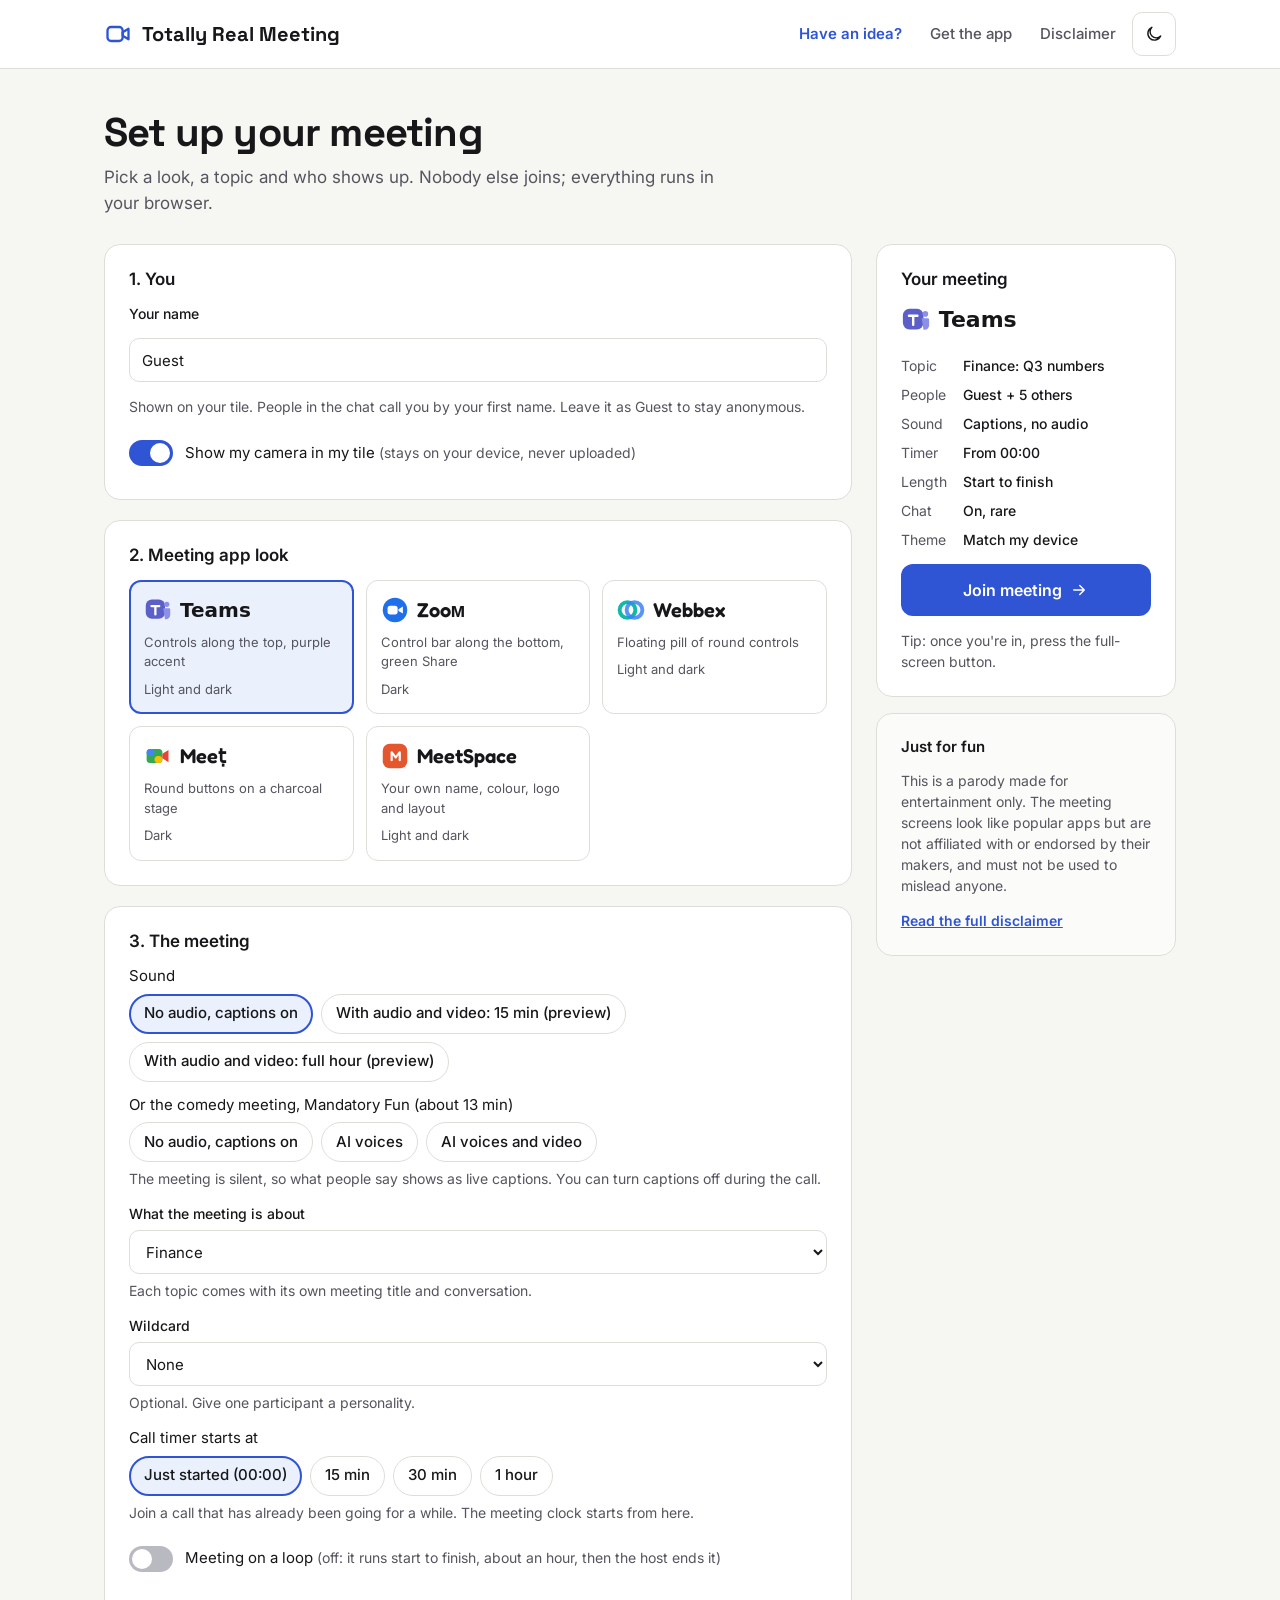
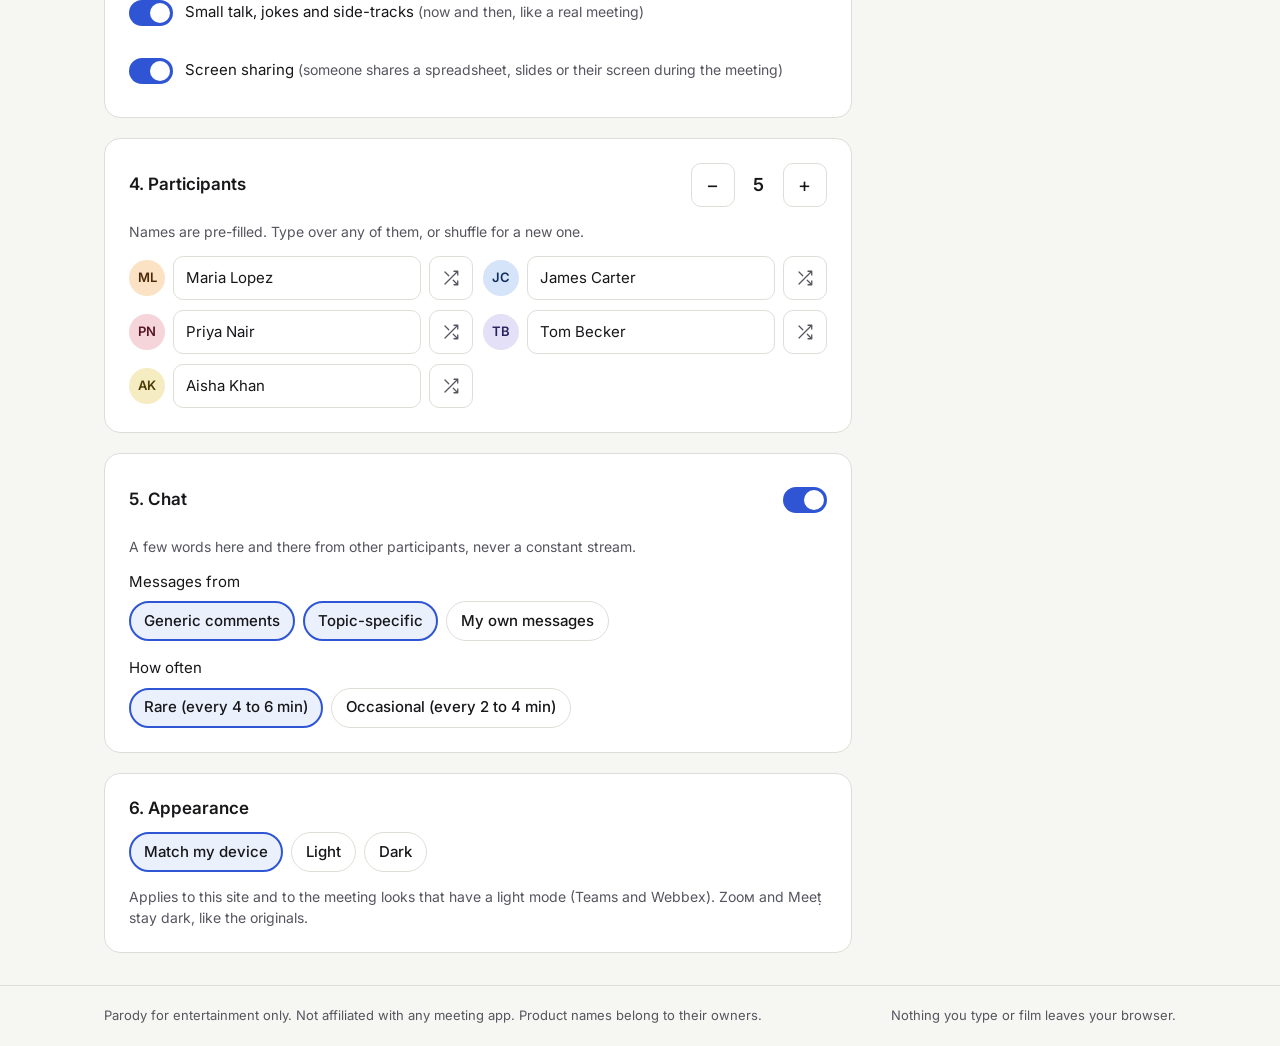
<file: index.html>
<!doctype html>
<html lang="en">
<head>
<meta charset="utf-8">
<meta name="viewport" content="width=device-width, initial-scale=1">
<title>Totally Real Meeting: set up your parody call</title>
<meta name="description" content="A parody meeting simulator for entertainment only.">
<link rel="preconnect" href="https://fonts.googleapis.com">
<link href="https://fonts.googleapis.com/css2?family=Inter:wght@400;500;600;700&family=Space+Grotesk:wght@600;700&family=Fredoka:wght@600&family=Figtree:wght@400;600&display=swap" rel="stylesheet">
<link rel="stylesheet" href="site.css">
<!-- Added to a phone's home screen, the site opens like an app: no address bar, and moving between pages stays inside it. -->
<link rel="manifest" href="manifest.webmanifest">
<link rel="icon" href="icons/icon.svg" type="image/svg+xml">
<link rel="apple-touch-icon" href="icons/apple-touch-icon.png">
<meta name="apple-mobile-web-app-capable" content="yes">
<meta name="mobile-web-app-capable" content="yes">
<meta name="apple-mobile-web-app-title" content="Real Meeting">
<meta name="apple-mobile-web-app-status-bar-style" content="black">
<meta name="theme-color" content="#111114">
<script src="shared.js"></script>
<script>applySiteTheme(loadSettings());</script>
</head>
<body>
<header class="top">
<div class="wrap">
<a class="logo" href="index.html"><svg width="28" height="28" viewBox="0 0 24 24" fill="none" stroke="currentColor" stroke-width="2" stroke-linecap="round" stroke-linejoin="round" aria-hidden="true" style="color:var(--accent)"><rect x="3" y="6" width="13" height="12" rx="3"/><path d="M16 10.5l5-3v9l-5-3z"/></svg>Totally Real Meeting</a>
<nav class="nav" aria-label="Site">
<button class="linkbtn" type="button" id="ideaOpen">Have an idea?</button>
<a class="linkbtn quiet" href="app.html" id="getApp">Get the app</a>
<a class="linkbtn quiet" href="disclaimer.html">Disclaimer</a>
<button class="sq" type="button" id="themeQuick" aria-label="Switch light or dark theme"></button>
</nav>
</div>
</header>

<main>
<div class="wrap">
<h1 class="display">Set up your meeting</h1>
<p class="lede">Pick a look, a topic and who shows up. Nobody else joins; everything runs in your browser.</p>

<div class="layout">
<form class="main-col" id="settings" onsubmit="return false">

<section class="card" aria-labelledby="h-you">
<h2 id="h-you">1. You</h2>
<label class="f" for="myName">Your name</label>
<input class="input" id="myName" type="text" autocomplete="name" maxlength="40" placeholder="Guest">
<p class="hint">Shown on your tile. People in the chat call you by your first name. Leave it as Guest to stay anonymous.</p>
<button class="switch" type="button" id="camSwitch" aria-pressed="true"><span class="track"><span class="knob"></span></span><span>Show my camera in my tile <span class="hint" style="display:inline">(stays on your device, never uploaded)</span></span></button>
</section>

<section class="card" aria-labelledby="h-app">
<h2 id="h-app">2. Meeting app look</h2>
<div class="apps" id="apps"></div>
<div id="customApp" class="subpanel">
<h3>Design your own app</h3>
<div class="fields">
<div class="field"><label class="f" for="caName">App name</label><input class="input" id="caName" type="text" maxlength="24"></div>
<div class="field"><label class="f" for="caLetter">Logo letter</label><input class="input" id="caLetter" type="text" maxlength="1" style="max-width:88px;text-transform:uppercase"></div>
</div>
<div class="field"><span class="f" id="l-color">Brand colour</span>
<div class="chips" role="group" aria-labelledby="l-color" id="caColors"></div></div>
<div class="field"><span class="f" id="l-shape">Logo shape</span>
<div class="seg" role="group" aria-labelledby="l-shape"><button class="chip" type="button" data-shape="square">Rounded square</button><button class="chip" type="button" data-shape="circle">Circle</button></div></div>
<div class="field"><span class="f" id="l-layout">Layout</span>
<div class="seg" role="group" aria-labelledby="l-layout" id="caLayouts"></div></div>
</div>
</section>

<section class="card" aria-labelledby="h-topic">
<h2 id="h-topic">3. The meeting</h2>
<div class="field"><span class="f" id="l-audio">Sound</span>
<div class="seg" role="group" aria-labelledby="l-audio">
<button class="chip" type="button" data-audio="off" aria-pressed="true">No audio, captions on</button>
<button class="chip" type="button" data-audio="short" aria-pressed="false">With audio and video: 15 min (preview)</button>
<button class="chip" type="button" data-audio="hour" aria-pressed="false">With audio and video: full hour (preview)</button>
</div>
<span class="f" id="l-comedy" style="margin-top:6px">Or the comedy meeting, Mandatory Fun (about 13 min)</span>
<div class="seg" role="group" aria-labelledby="l-comedy">
<button class="chip" type="button" data-audio="humortxt" aria-pressed="false">No audio, captions on</button>
<button class="chip" type="button" data-audio="humor" aria-pressed="false">AI voices</button>
<button class="chip" type="button" data-audio="humorvid" aria-pressed="false">AI voices and video</button>
</div>
<p class="hint" id="audioHint"></p></div>
<div class="field" id="topicPick"><label class="f" for="topic">What the meeting is about</label>
<select class="input" id="topic"></select>
<p class="hint">Each topic comes with its own meeting title and conversation.</p></div>
<div class="field" id="wildPick"><label class="f" for="wildcard">Wildcard</label>
<select class="input" id="wildcard"><option value="none">None</option><option value="talker">The talker</option><option value="knowitall">The know-it-all</option><option value="confused">The confused manager</option></select>
<p class="hint" id="wildHint"></p></div>
<div class="field" id="sampleTopic" hidden><span class="f">What the meeting is about</span>
<div class="preset" role="status"><strong id="sampleTopicName"></strong><span id="sampleTopicMeta"></span>
<span class="tag" id="sampleTopicTag">Preselected for this audio and video meeting</span></div></div>
<div class="field"><span class="f" id="l-timer">Call timer starts at</span>
<div class="seg" role="group" aria-labelledby="l-timer" id="timerPick"></div>
<p class="hint">Join a call that has already been going for a while. The meeting clock starts from here.</p>
<p class="locked" hidden>Set by the meeting you picked above, and so are the two switches below.</p></div>
<div class="field" style="gap:10px">
<button class="switch" type="button" id="loopSwitch" aria-pressed="false"><span class="track"><span class="knob"></span></span><span>Meeting on a loop <span class="hint" style="display:inline">(off: it runs start to finish, about an hour, then the host ends it)</span></span></button>
<button class="switch" type="button" id="driftSwitch" aria-pressed="true"><span class="track"><span class="knob"></span></span><span>Small talk, jokes and side-tracks <span class="hint" style="display:inline">(now and then, like a real meeting)</span></span></button>
</div>
<div class="field" id="shareField" style="gap:10px">
<button class="switch" type="button" id="shareSwitch" aria-pressed="true"><span class="track"><span class="knob"></span></span><span>Screen sharing <span class="hint" style="display:inline">(someone shares a spreadsheet, slides or their screen during the meeting)</span></span></button>
</div>
<div id="customTopic" class="subpanel">
<h3>Make your own topic</h3>
<div class="field"><label class="f" for="ctTitle">Meeting title</label><input class="input" id="ctTitle" type="text" maxlength="60" placeholder="e.g. Weekly team sync"></div>
<div class="field"><label class="f" for="ctLines">Things people say about it <span class="hint" style="display:inline">(one per line, used in the chat)</span></label><textarea class="input" id="ctLines" rows="4"></textarea></div>
</div>
</section>

<section class="card" aria-labelledby="h-people">
<div class="row">
<h2 id="h-people">4. Participants</h2>
<div class="stepper">
<button class="sq" type="button" id="dec" aria-label="Fewer participants">−</button>
<span id="count" aria-live="polite" style="min-width:32px;text-align:center;font-weight:600;font-size:18px"></span>
<button class="sq" type="button" id="inc" aria-label="More participants">+</button>
</div>
</div>
<p class="hint">Names are pre-filled. Type over any of them, or shuffle for a new one.</p>
<p class="locked" id="peopleLock" hidden></p>
<div class="people" id="people"></div>
</section>

<section class="card" aria-labelledby="h-chat">
<div class="row">
<h2 id="h-chat">5. Chat</h2>
<button class="switch" type="button" id="chatSwitch" aria-pressed="true" aria-labelledby="h-chat"><span class="track"><span class="knob"></span></span></button>
</div>
<p class="hint">A few words here and there from other participants, never a constant stream.</p>
<div id="chatOpts" style="display:flex;flex-direction:column;gap:16px">
<div style="display:flex;flex-direction:column;gap:8px">
<span class="f" id="l-src">Messages from</span>
<div class="chips" role="group" aria-labelledby="l-src">
<button class="chip" type="button" data-src="generic">Generic comments</button>
<button class="chip" type="button" data-src="topic">Topic-specific</button>
<button class="chip" type="button" data-src="own">My own messages</button>
</div>
</div>
<div style="display:flex;flex-direction:column;gap:8px">
<span class="f" id="l-freq">How often</span>
<div class="seg" role="group" aria-labelledby="l-freq">
<button class="chip" type="button" data-freq="rare">Rare (every 4 to 6 min)</button>
<button class="chip" type="button" data-freq="occasional">Occasional (every 2 to 4 min)</button>
</div>
</div>
<div id="ownBox" style="display:flex;flex-direction:column;gap:8px">
<label class="f" for="ownText">My own messages <span class="hint" style="display:inline">(one per line)</span></label>
<textarea class="input" id="ownText" rows="4"></textarea>
</div>
</div>
</section>

<section class="card" aria-labelledby="h-look">
<h2 id="h-look">6. Appearance</h2>
<div class="seg" role="group" aria-labelledby="h-look">
<button class="chip" type="button" data-theme-pick="system">Match my device</button>
<button class="chip" type="button" data-theme-pick="light">Light</button>
<button class="chip" type="button" data-theme-pick="dark">Dark</button>
</div>
<p class="hint">Applies to this site and to the meeting looks that have a light mode (Teаms and Webbex). Zooм and Meeṭ stay dark, like the originals.</p>
</section>

</form>

<aside class="side-col">
<div class="card">
<h2>Your meeting</h2>
<div id="sumBrand"></div>
<dl class="sum">
<dt>Topic</dt><dd id="sumTopic"></dd>
<dt>People</dt><dd id="sumPeople"></dd>
<dt>Sound</dt><dd id="sumSound"></dd>
<dt>Timer</dt><dd id="sumTimer"></dd>
<dt>Length</dt><dd id="sumLength"></dd>
<dt>Chat</dt><dd id="sumChat"></dd>
<dt>Theme</dt><dd id="sumTheme"></dd>
</dl>
<a class="cta" id="join" href="meeting.html">Join meeting <svg width="18" height="18" viewBox="0 0 24 24" fill="none" stroke="currentColor" stroke-width="2" stroke-linecap="round" stroke-linejoin="round" aria-hidden="true"><path d="M5 12h14M13 6l6 6-6 6"/></svg></a>
<p class="hint" id="fullTip">Tip: once you're in, press the full-screen button.</p>
</div>
<div class="card note">
<h2 style="font-size:15px">Just for fun</h2>
<p class="hint">This is a parody made for entertainment only. The meeting screens look like popular apps but are not affiliated with or endorsed by their makers, and must not be used to mislead anyone.</p>
<a href="disclaimer.html" style="font-size:14px;font-weight:600">Read the full disclaimer</a>
</div>
</aside>
</div>
</div>
</main>

<footer class="foot">
<div class="wrap">
<span>Parody for entertainment only. Not affiliated with any meeting app. Product names belong to their owners.</span>
<span>Nothing you type or film leaves your browser.</span>
</div>
</footer>

<div class="modal" id="idea" hidden>
<form class="dialog" role="dialog" aria-modal="true" aria-labelledby="idea-title" name="feedback" id="ideaForm">
<div class="row" style="align-items:flex-start">
<h2 id="idea-title">Have an idea?</h2>
<button class="sq ghost" type="button" id="ideaClose" aria-label="Close" style="border:0;margin:-8px -8px 0 0"></button>
</div>
<p class="hint" style="font-size:15px">A better meeting resource or else? Send us a message.</p>
<p class="sr"><label>Leave this empty <input name="company" tabindex="-1" autocomplete="off"></label></p>
<label class="f" for="ideaMsg">Message</label>
<textarea class="input" id="ideaMsg" name="message" rows="4" required></textarea>
<label class="f" for="ideaEmail">Email <span class="hint" style="display:inline">(optional, if you'd like a reply)</span></label>
<input class="input" id="ideaEmail" name="email" type="email" autocomplete="email">
<button class="cta" type="submit" style="margin-top:6px">Send message</button>
<p class="hint" id="ideaThanks" role="status"></p>
</form>
</div>

<script>
const S = loadSettings();
const $ = id => document.getElementById(id);

function save() { saveSettings(S); summary(); }

function paintTheme() {
  applySiteTheme(S);
  const dark = resolvedTheme(S) === 'dark';
  $('themeQuick').innerHTML = ico(dark ? 'sun' : 'moon');
  $('themeQuick').setAttribute('aria-label', dark ? 'Switch to light theme' : 'Switch to dark theme');
  document.querySelectorAll('[data-theme-pick]').forEach(b => b.setAttribute('aria-pressed', b.dataset.themePick === S.theme));
}

function renderApps() {
  $('apps').innerHTML = SKINS.map(s => `<button class="app" type="button" data-skin="${s.id}" aria-pressed="${S.skin === s.id}">${brand(s.id, 28)}<small>${s.hint}</small><small>${s.modes}</small></button>`).join('');
}

function renderCustomApp() {
  const on = S.skin === 'custom';
  $('customApp').style.display = on ? 'flex' : 'none';
  if (!on) return;
  $('caColors').innerHTML = CUSTOM_COLORS.map(c => `<button class="swatch" type="button" data-color="${c}" aria-pressed="${S.customApp.color === c}" aria-label="Colour ${c}" style="background:${c}"></button>`).join('')
    + `<label class="swatch pick" title="Pick any colour"><span class="sr">Pick any colour</span><input type="color" id="caPick" value="${S.customApp.color}"></label>`;
  $('caLayouts').innerHTML = CUSTOM_LAYOUTS.map(l => `<button class="chip" type="button" data-layout="${l.id}" aria-pressed="${S.customApp.layout === l.id}">${l.label}</button>`).join('');
  document.querySelectorAll('[data-shape]').forEach(b => b.setAttribute('aria-pressed', S.customApp.shape === b.dataset.shape));
}
function updateCustomApp(patch) {
  S.customApp = setCustomApp({ ...S.customApp, ...patch });
  renderApps(); renderCustomApp(); save();
}
/* A prepared meeting (an audio and video one, or the comedy) has its own title, people and start time: show those, locked. */
const sampleStart = () => activeSample(S) === 'short' ? 15 : 0;
function renderTimer() {
  const cur = activeSample(S) ? sampleStart() : S.timer;
  $('timerPick').innerHTML = TIMER_STARTS.map(t => `<button class="chip" type="button" data-timer="${t.min}" aria-pressed="${cur === t.min}"${activeSample(S) ? ' disabled' : ''}>${t.label}</button>`).join('');
}
function renderTopic() {
  $('topic').innerHTML = activeSample(S) ? `<option selected>${SAMPLES[activeSample(S)].title}</option>`
    : [...TOPICS].sort((a, b) => a.localeCompare(b)).map(t => `<option value="${t}"${t === S.topic ? ' selected' : ''}>${t}</option>`).join('')
      + `<option value="${CUSTOM_TOPIC}"${S.topic === CUSTOM_TOPIC ? ' selected' : ''}>Custom (make your own)</option>`;
  $('topic').disabled = !!activeSample(S);
}
const SAMPLE_TOPIC = {
  short: ['Team connect: icebreaker questions', 'Six people on camera, with sound · about 15 minutes · you join at 15:00, partway through'],
  hour: ['Team connect hour: icebreaker questions', 'Six people on camera, with sound · about an hour · from the start'],
  humortxt: ['Mandatory Fun: Quarterly Vibe Check', 'Comedy · about 13 minutes · no sound, the jokes show as captions'],
  humor: ['Mandatory Fun: Quarterly Vibe Check', 'Comedy · about 13 minutes · five computer voices, cameras off'],
  humorvid: ['Mandatory Fun: Quarterly Vibe Check', 'Comedy · about 13 minutes · five computer voices, four colleagues on camera who only listen']
};
const AUDIO_HINT = {
  off: 'The meeting is silent, so what people say shows as live captions. You can turn captions off during the call.',
  short: 'Six coworkers answer icebreaker questions on camera, and every voice you hear comes from them. Your own participants join with their cameras off and only chat; the first one hosts and types the questions. Captions start off. The topic and start time come with this meeting, so they are filled in below and locked.',
  hour: 'Six coworkers take turns answering the host’s icebreaker questions on camera, and colleagues with their cameras off speak with computer voices. Cameras go on and off the way they do in real calls. Captions start off. The topic, people and start time come with this meeting, so they are filled in below and locked.',
  humortxt: 'A team “fun” meeting that goes wrong in small ways: a morale survey, a wellness minute, an escape room offsite and a manager who keeps talking to his desk lamp. Nothing plays out loud, so every line shows as a caption. Your own participants join muted and only chat.',
  humor: 'A team “fun” meeting that goes wrong in small ways, with five characters speaking in computer voices and their cameras off. Captions start off. Your own participants join muted and only chat.',
  humorvid: 'The same comedy with computer voices, plus four colleagues on camera who stay muted and just listen, the way half of any call does. Their cameras go off now and then. Captions start off. Your own participants join muted and only chat.'
};
const audioKey = () => activeSample(S) || 'off';
function renderAudio() {
  document.querySelectorAll('[data-audio]').forEach(b => b.setAttribute('aria-pressed', b.dataset.audio === audioKey()));
  $('audioHint').textContent = AUDIO_HINT[audioKey()];
  renderTopic(); renderCustomTopic(); renderWildcard(); renderTimer(); renderPeople();
  const k = activeSample(S);
  $('topicPick').hidden = !!k; $('sampleTopic').hidden = !k;
  if (k) {
    $('sampleTopicName').textContent = SAMPLE_TOPIC[k][0]; $('sampleTopicMeta').textContent = SAMPLE_TOPIC[k][1];
    $('sampleTopicTag').textContent = SAMPLES[k].tl === 'humor' ? 'Preselected for the comedy meeting' : 'Preselected for this audio and video meeting';
  }
  ['loopSwitch', 'driftSwitch'].forEach(id => { $(id).disabled = !!k; });
  renderShare();
  $('loopSwitch').setAttribute('aria-pressed', !k && S.length === 'loop');
  $('driftSwitch').setAttribute('aria-pressed', !!k || S.drift !== 'none');
  document.querySelectorAll('.locked').forEach(el => { el.hidden = !k; });
}
/* The wildcard goes to the third participant (or the second, or the only one), matching meeting.html. */
const WILD_HINT = {
  none: 'Optional. Give one participant a personality.',
  talker: '{name} grabs the floor and rarely lets go.',
  knowitall: '{name} corrects everyone, usually with a decimal point.',
  confused: '{name} is senior, well-meaning and completely lost.'
};
function renderWildcard() {
  $('wildPick').hidden = !!activeSample(S);
  $('wildcard').value = S.wildcard;
  const n = S.names.slice(0, S.count), who = ((n[2] || n[1] || n[0] || '').trim() || 'One participant').split(/\s+/)[0];
  $('wildHint').textContent = WILD_HINT[S.wildcard].replace('{name}', who);
}
function renderCustomTopic() { $('customTopic').style.display = !activeSample(S) && S.topic === CUSTOM_TOPIC ? 'flex' : 'none'; }

/* With an audio and video meeting the filmed people are fixed. The short one adds your own names, camera off and chat only. */
const ownNames = () => !activeSample(S) || !!SAMPLES[activeSample(S)].ownNames;
function renderPeople() {
  const k = activeSample(S);
  const fixed = k ? SAMPLES[k].cast.map(c => c.name) : [];
  const mine = ownNames() ? S.names.slice(0, S.count) : [];
  $('count').textContent = ownNames() ? S.count : fixed.length;
  $('dec').disabled = $('inc').disabled = !ownNames();
  const row = (n, i, k, edit) => {
    const a = AVATAR[k % AVATAR.length];
    return `<div class="person"><span class="dot" style="background:${a.bg};color:${a.fg}" aria-hidden="true">${initials(n)}</span>
      <input class="input" type="text" value="${n.replace(/"/g, '&quot;')}"${edit ? ` data-i="${i}"` : ' readonly'} aria-label="${edit ? 'Participant ' + (i + 1) + ' name' : n + ', fixed'}" maxlength="40">
      ${edit ? `<button class="sq ghost" type="button" data-shuffle="${i}" aria-label="Shuffle name for participant ${i + 1}">${ico('shuffle', 18)}</button>` : ''}</div>`;
  };
  $('people').innerHTML = fixed.map((n, k) => row(n, -1, k + 1, false)).join('') + mine.map((n, i) => row(n, i, i + fixed.length + 1, true)).join('');
  $('peopleLock').textContent = !k ? '' : k === 'humorvid'
    ? 'The five comedy characters and the four colleagues on camera, who only listen, are fixed. Your names after them join with their cameras off, stay muted and only use the chat.'
    : SAMPLES[k].tl === 'humor' ? 'The five comedy characters are fixed. Your names after them join with their cameras off, stay muted and only use the chat.'
    : ownNames() ? 'The six people on camera are fixed. Your names after them join with their cameras off, stay muted and only use the chat. The first one hosts and types the questions.'
    : 'The full-hour meeting has its own cast, so these names are fixed. Pick “No audio” or “15 min” to use your own.';
}

function renderChat() {
  $('chatSwitch').setAttribute('aria-pressed', S.chat.on);
  $('chatOpts').hidden = !S.chat.on;
  $('chatOpts').style.display = S.chat.on ? 'flex' : 'none';
  document.querySelectorAll('[data-src]').forEach(b => b.setAttribute('aria-pressed', !!S.chat[b.dataset.src]));
  document.querySelectorAll('[data-freq]').forEach(b => b.setAttribute('aria-pressed', S.chat.freq === b.dataset.freq));
  $('ownBox').style.display = S.chat.own ? 'flex' : 'none';
}

function summary() {
  $('sumBrand').innerHTML = brand(S.skin, 30);
  const k = activeSample(S);
  $('sumTopic').textContent = k ? SAMPLE_TOPIC[k][0] : topicTitle(S);
  const others = k ? sampleCastFor(S).length : S.count;
  $('sumPeople').textContent = ((S.name || '').trim() || 'Guest') + ' + ' + others + (others === 1 ? ' other' : ' others');
  const srcs = ['generic', 'topic', 'own'].filter(k => S.chat[k]).length;
  $('sumChat').textContent = !S.chat.on || !srcs ? 'Off' : (S.chat.freq === 'rare' ? 'On, rare' : 'On, occasional');
  $('sumSound').textContent = { short: 'Audio and video, captions off', hour: 'Audio and video, captions off', humortxt: 'Comedy, captions, no audio',
    humor: 'Comedy, AI voices, captions off', humorvid: 'Comedy, AI voices and video, captions off' }[k] || 'Captions, no audio';
  $('sumTimer').textContent = k ? (k === 'short' ? 'From 15:00' : 'From 00:00') : TIMER_STARTS.find(t => t.min === S.timer).short;
  $('sumLength').textContent = S.length === 'loop' ? 'On a loop' : 'Start to finish';
  $('sumTheme').textContent = { system: 'Match my device', light: 'Light', dark: 'Dark' }[S.theme];
  renderWildcard();   /* its hint names the participant, so it follows name edits */
  $('join').href = settingsUrl('meeting.html', S);
}

/* Initial values */
$('myName').value = S.name;
$('camSwitch').setAttribute('aria-pressed', S.cam);
$('ctTitle').value = S.customTopic.title;
$('ctLines').value = S.customTopic.lines;
$('caName').value = S.customApp.name;
$('caLetter').value = S.customApp.letter;
$('ownText').value = S.chat.ownText;
$('ideaClose').innerHTML = ico('x');
paintTheme(); renderApps(); renderCustomApp(); renderChat(); renderAudio(); summary();

/* Events */
$('myName').addEventListener('input', e => { S.name = e.target.value; save(); });
$('loopSwitch').addEventListener('click', () => { S.length = S.length === 'loop' ? 'full' : 'loop'; $('loopSwitch').setAttribute('aria-pressed', S.length === 'loop'); save(); });
function renderShare() { $('shareField').hidden = !hasShare(S); $('shareSwitch').setAttribute('aria-pressed', S.share !== false); }
$('shareSwitch').addEventListener('click', () => { S.share = S.share === false; renderShare(); save(); });
$('driftSwitch').addEventListener('click', () => { S.drift = S.drift === 'none' ? 'some' : 'none'; $('driftSwitch').setAttribute('aria-pressed', S.drift !== 'none'); save(); });
$('camSwitch').addEventListener('click', () => { S.cam = !S.cam; $('camSwitch').setAttribute('aria-pressed', S.cam); save(); });
$('apps').addEventListener('click', e => { const b = e.target.closest('[data-skin]'); if (!b) return; S.skin = b.dataset.skin; renderApps(); renderCustomApp(); save(); });
document.querySelectorAll('[data-audio]').forEach(b => b.addEventListener('click', () => {
  const v = b.dataset.audio;
  if (v === 'off') { S.audio = false; if (S.sample === 'humortxt') S.sample = 'short'; }
  else { S.audio = v !== 'humortxt'; S.sample = v; }
  renderAudio(); save(); b.focus();
}));
/* Opened from the home screen it already fills the screen, so the tip has nothing to add. */
if (matchMedia('(display-mode: standalone)').matches || navigator.standalone) { $('fullTip').hidden = true; $('getApp').hidden = true; }   /* already the app */
$('wildcard').addEventListener('change', e => { S.wildcard = e.target.value; renderWildcard(); save(); });
$('topic').addEventListener('change', e => { S.topic = e.target.value; renderCustomTopic(); renderShare(); save(); if (S.topic === CUSTOM_TOPIC) $('ctTitle').focus(); });
$('timerPick').addEventListener('click', e => { const b = e.target.closest('[data-timer]'); if (!b) return; S.timer = +b.dataset.timer; renderTimer(); save(); $('timerPick').querySelector(`[data-timer="${S.timer}"]`).focus(); });
$('ctTitle').addEventListener('input', e => { S.customTopic.title = e.target.value; save(); });
$('ctLines').addEventListener('input', e => { S.customTopic.lines = e.target.value; save(); });
$('caName').addEventListener('input', e => { const letterWasAuto = !$('caLetter').dataset.touched; updateCustomApp(letterWasAuto ? { name: e.target.value, letter: '' } : { name: e.target.value }); if (letterWasAuto) $('caLetter').value = S.customApp.letter; });
$('caLetter').addEventListener('input', e => { e.target.dataset.touched = '1'; updateCustomApp({ letter: e.target.value }); });
$('customApp').addEventListener('click', e => {
  const b = e.target.closest('button'); if (!b) return;
  if (b.dataset.color) updateCustomApp({ color: b.dataset.color });
  if (b.dataset.shape) updateCustomApp({ shape: b.dataset.shape });
  if (b.dataset.layout) updateCustomApp({ layout: b.dataset.layout });
  const again = document.querySelector(`[data-color="${b.dataset.color}"],[data-layout="${b.dataset.layout}"],[data-shape="${b.dataset.shape}"]`); again && again.focus();
});
$('customApp').addEventListener('change', e => { if (e.target.id === 'caPick') updateCustomApp({ color: e.target.value }); });
$('dec').addEventListener('click', () => { S.count = Math.max(1, S.count - 1); renderPeople(); save(); });  /* at least one: the host */
$('inc').addEventListener('click', () => { S.count = Math.min(16, S.count + 1); renderPeople(); save(); });
$('people').addEventListener('input', e => {
  const i = e.target.dataset.i; if (i === undefined || !ownNames()) return;
  S.names[+i] = e.target.value;
  e.target.previousElementSibling.textContent = initials(e.target.value);
  save();
});
$('people').addEventListener('click', e => {
  const b = e.target.closest('[data-shuffle]'); if (!b) return;
  const i = +b.dataset.shuffle; const next = S.spare.shift(); S.spare.push(S.names[i]); S.names[i] = next;
  renderPeople(); save();
  const again = document.querySelector(`[data-shuffle="${i}"]`); again && again.focus();
});
$('chatSwitch').addEventListener('click', () => { S.chat.on = !S.chat.on; renderChat(); save(); });
document.querySelectorAll('[data-src]').forEach(b => b.addEventListener('click', () => { const k = b.dataset.src; S.chat[k] = !S.chat[k]; renderChat(); save(); }));
document.querySelectorAll('[data-freq]').forEach(b => b.addEventListener('click', () => { S.chat.freq = b.dataset.freq; renderChat(); save(); }));
$('ownText').addEventListener('input', e => { S.chat.ownText = e.target.value; save(); });
document.querySelectorAll('[data-theme-pick]').forEach(b => b.addEventListener('click', () => { S.theme = b.dataset.themePick; paintTheme(); save(); }));
$('themeQuick').addEventListener('click', () => { S.theme = resolvedTheme(S) === 'dark' ? 'light' : 'dark'; paintTheme(); save(); });
matchMedia('(prefers-color-scheme: dark)').addEventListener('change', () => { if (S.theme === 'system') paintTheme(); });

/* Feedback popup */
const modal = $('idea');
function openIdea() { modal.hidden = false; $('ideaThanks').textContent = ''; $('ideaMsg').focus(); }
function closeIdea() { modal.hidden = true; $('ideaOpen').focus(); }
$('ideaOpen').addEventListener('click', openIdea);
$('ideaClose').addEventListener('click', closeIdea);
modal.addEventListener('click', e => { if (e.target === modal) closeIdea(); });
document.addEventListener('keydown', e => {
  if (modal.hidden) return;
  if (e.key === 'Escape') closeIdea();
  if (e.key === 'Tab') {
    const f = [...modal.querySelectorAll('button, textarea, input:not([type=hidden]):not([name=company])')];
    if (e.shiftKey && document.activeElement === f[0]) { e.preventDefault(); f.at(-1).focus(); }
    else if (!e.shiftKey && document.activeElement === f.at(-1)) { e.preventDefault(); f[0].focus(); }
  }
});
if (location.hash === '#idea') openIdea();
$('ideaForm').addEventListener('submit', async e => {
  /* GitHub Pages can't receive forms, so messages go to a form service set in shared.js (FEEDBACK_ENDPOINT). */
  e.preventDefault();
  const form = $('ideaForm'), out = $('ideaThanks');
  if (form.company.value) return;                       /* honeypot: bots fill this, people don't */
  if (!FEEDBACK_ENDPOINT) { out.textContent = 'Thanks! Messages aren\u2019t switched on yet, so this one wasn\u2019t sent.'; return; }
  out.textContent = 'Sending\u2026';
  try {
    const r = await fetch(FEEDBACK_ENDPOINT, { method: 'POST', headers: { Accept: 'application/json' }, body: new FormData(form) });
    if (!r.ok) throw new Error(r.status);
    out.textContent = 'Thanks! We got your message.'; form.reset();
  } catch (err) { out.textContent = 'Sorry, that didn\u2019t go through. Please try again later.'; }
});
</script>
</body>
</html>
</file>
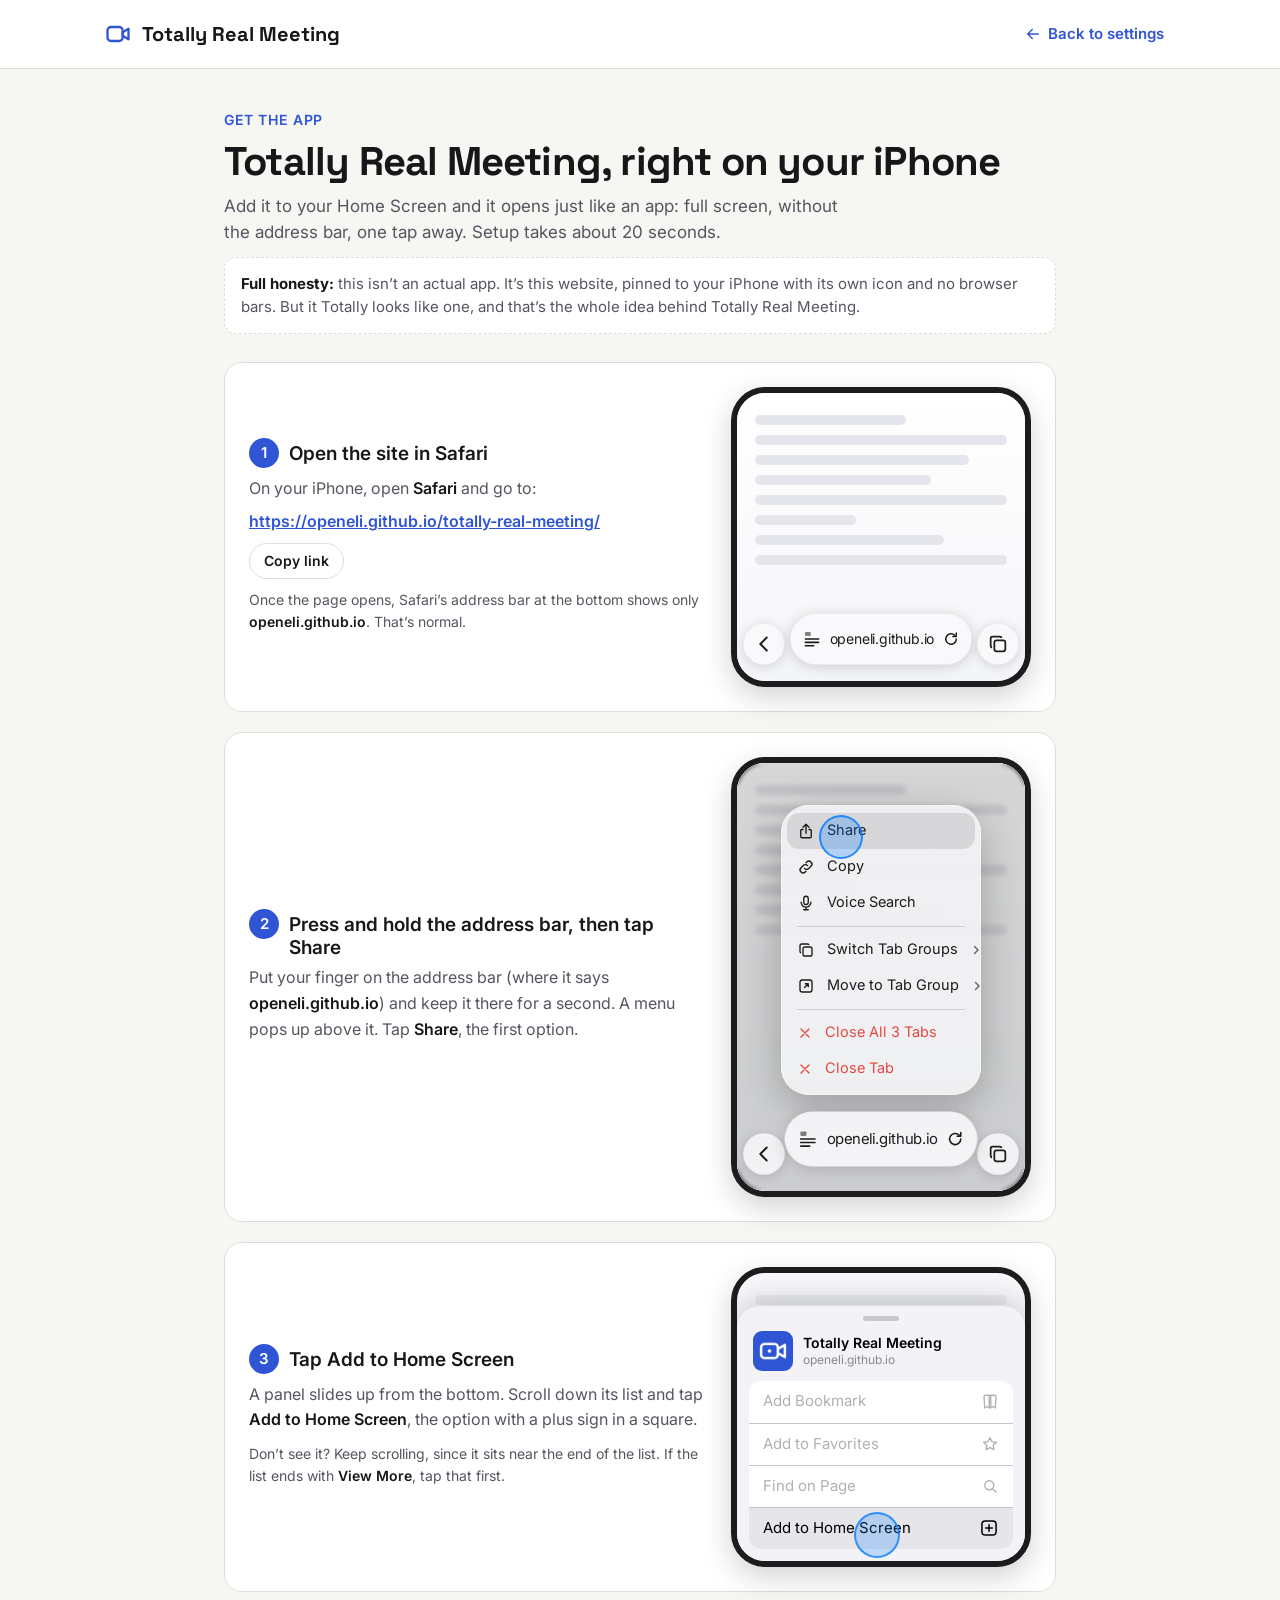
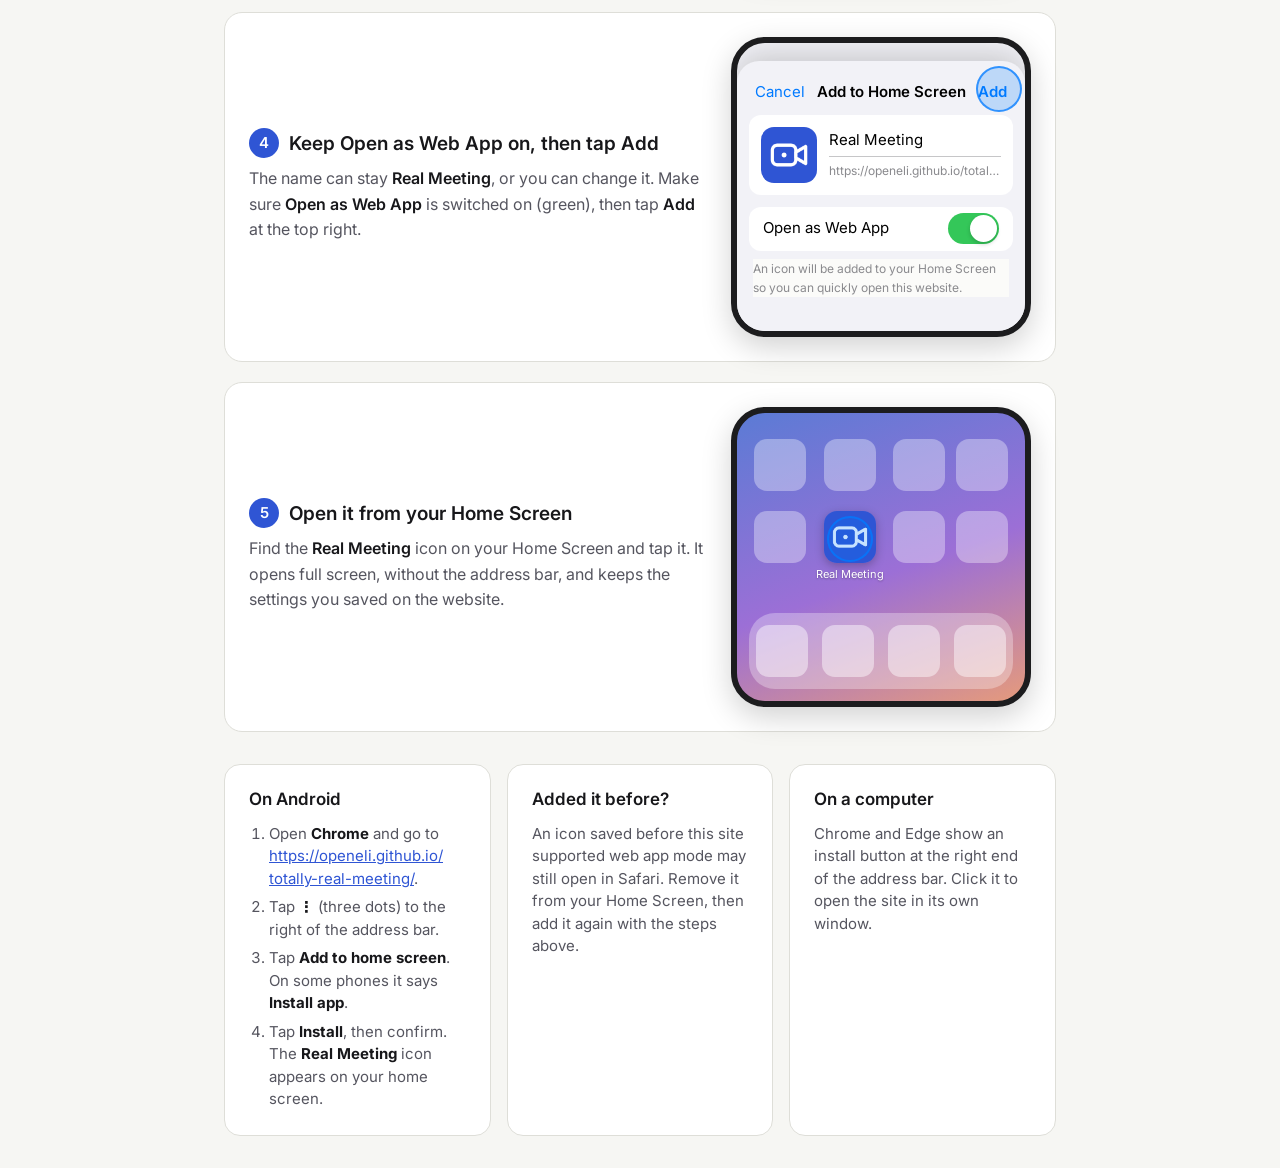
<file: app.html>
<!doctype html>
<html lang="en">
<head>
<meta charset="utf-8">
<meta name="viewport" content="width=device-width, initial-scale=1">
<title>Get the app | Totally Real Meeting</title>
<meta name="description" content="Add Totally Real Meeting to your iPhone Home Screen so it opens like an app.">
<link rel="preconnect" href="https://fonts.googleapis.com">
<link href="https://fonts.googleapis.com/css2?family=Inter:wght@400;500;600;700&family=Space+Grotesk:wght@600;700&display=swap" rel="stylesheet">
<link rel="stylesheet" href="site.css">
<!-- Added to a phone's home screen, the site opens like an app: no address bar, and moving between pages stays inside it. -->
<link rel="manifest" href="manifest.webmanifest">
<link rel="icon" href="icons/icon.svg" type="image/svg+xml">
<link rel="apple-touch-icon" href="icons/apple-touch-icon.png">
<meta name="apple-mobile-web-app-capable" content="yes">
<meta name="mobile-web-app-capable" content="yes">
<meta name="apple-mobile-web-app-title" content="Real Meeting">
<meta name="apple-mobile-web-app-status-bar-style" content="black">
<meta name="theme-color" content="#111114">
<script src="shared.js"></script>
<script>applySiteTheme(loadSettings());</script>
<style>
.guide{max-width:880px;margin:0 auto}
.eyebrow{margin:0 0 8px;font-size:14px;font-weight:600;letter-spacing:.06em;text-transform:uppercase;color:var(--accent)}
.lede{margin:0 0 12px}
.already{margin:0 0 24px;padding:14px 16px;border-radius:12px;background:var(--soft);font-weight:500}
.already[hidden]{display:none}
.steps{list-style:none;margin:28px 0 0;padding:0;display:flex;flex-direction:column;gap:20px;counter-reset:step}
.step{counter-increment:step;display:grid;grid-template-columns:minmax(0,1fr) 300px;gap:28px;align-items:center;background:var(--card);border:1px solid var(--border);border-radius:18px;padding:24px}
.step h2{margin:0 0 6px;font-size:19px;font-weight:600;display:flex;align-items:baseline;gap:10px}
.step h2::before{content:counter(step);flex:none;width:30px;height:30px;border-radius:50%;background:var(--accent);color:var(--on-accent);font-size:15px;display:inline-flex;align-items:center;justify-content:center;transform:translateY(-2px)}
.step p{margin:0;color:var(--muted);font-size:16px;line-height:1.6}
.step p b{color:var(--text);font-weight:600}
.step .alt{margin-top:10px;font-size:14px}
@media (max-width:720px){.step{grid-template-columns:1fr;gap:18px;padding:20px}.ios{margin:0 auto}}
.more{margin-top:32px;display:grid;grid-template-columns:repeat(auto-fit,minmax(240px,1fr));gap:16px}
.more .card p{margin:0;color:var(--muted)}
.mini{margin:0;padding-left:20px;color:var(--muted);display:flex;flex-direction:column;gap:6px}
.mini b{color:var(--text)}
.mini a,.addr a{overflow-wrap:anywhere}
.nb{white-space:nowrap}
@media (max-width:340px){.ios{zoom:.88}}
.step p.addr{margin-top:8px;display:flex;flex-wrap:wrap;align-items:center;gap:8px 12px;color:var(--text);font-weight:600}
.copy{min-height:36px;padding:0 14px;border-radius:18px;border:1px solid var(--border);background:var(--field);font-size:14px;font-weight:600;cursor:pointer}

/* ---- the iPhone lookalike pictures: drawn here, no screenshots ---- */
.ios{--ios-bg:#F2F2F7;--ios-card:#FFFFFF;--ios-line:#C6C6C8;--ios-text:#000;--ios-sub:#8A8A8E;--ios-blue:#007AFF;--ios-green:#34C759;
  position:relative;width:300px;max-width:100%;height:300px;border-radius:34px;overflow:hidden;background:var(--ios-bg);color:var(--ios-text);
  font-family:-apple-system,BlinkMacSystemFont,"SF Pro Text","Helvetica Neue",Inter,system-ui,sans-serif;font-size:15px;line-height:1.25;
  border:6px solid #1C1C1E;box-shadow:0 10px 30px rgba(0,0,0,.18);user-select:none}
.ios *{box-sizing:border-box}
:root[data-theme="dark"] .ios{border-color:#48484A;box-shadow:none}
.ios .page{position:absolute;inset:0;padding:22px 18px;background:linear-gradient(#FFFFFF,#F4F5F8)}
.ios .page i{display:block;height:10px;border-radius:5px;background:#E4E6EB;margin-bottom:10px}
.ios .bar{position:absolute;left:12px;right:12px;bottom:14px;height:50px;display:flex;align-items:center;gap:8px}
.ios .round{flex:none;width:50px;height:50px;border-radius:25px;background:rgba(255,255,255,.92);box-shadow:0 2px 14px rgba(0,0,0,.14),inset 0 0 0 .5px rgba(0,0,0,.08);display:flex;align-items:center;justify-content:center;color:#1C1C1E}
.ios .menu{position:absolute;left:24px;bottom:76px;width:200px;border-radius:16px;background:rgba(249,249,249,.96);box-shadow:0 10px 40px rgba(0,0,0,.22);overflow:hidden}
.ios .menu div{height:44px;display:flex;align-items:center;justify-content:space-between;padding:0 16px;border-top:.5px solid var(--ios-line)}
.ios .menu div:first-child{border-top:0}
.ios .sheet{position:absolute;left:0;right:0;bottom:0;border-radius:22px 22px 0 0;background:var(--ios-bg);box-shadow:0 -6px 30px rgba(0,0,0,.18);padding:10px 12px 12px}
.ios .grab{width:36px;height:5px;border-radius:3px;background:#C7C7CC;margin:0 auto 10px}
.ios .head{display:flex;align-items:center;gap:10px;padding:0 4px 10px}
.ios .head img{width:40px;height:40px;border-radius:9px}
.ios .head b{display:block;font-size:14px;font-weight:600}
.ios .head small{display:block;font-size:12px;color:var(--ios-sub)}
.ios .group{border-radius:12px;background:var(--ios-card);overflow:hidden}
.ios .group div{height:42px;display:flex;align-items:center;justify-content:space-between;padding:0 14px;border-top:.5px solid var(--ios-line)}
.ios .group div:first-child{border-top:0}
.ios .group div.dim{color:#B0B0B5}
.ios .hl{background:#E5E5EA}
.ios .nav{display:flex;align-items:center;justify-content:space-between;height:44px;padding:0 6px;font-size:15px}
.ios .nav b{font-weight:600}
.ios .nav .add{color:var(--ios-blue);font-weight:600}
.ios .nav .cancel{color:var(--ios-blue)}
.ios .addcard{display:flex;gap:12px;align-items:center;padding:12px;border-radius:12px;background:var(--ios-card)}
.ios .addcard img{width:56px;height:56px;border-radius:13px}
.ios .addcard .name{flex:1;min-width:0}
.ios .addcard .name div{padding-bottom:6px;border-bottom:.5px solid var(--ios-line);font-size:15px}
.ios .addcard .name small{display:block;padding-top:6px;font-size:12px;color:var(--ios-sub);white-space:nowrap;overflow:hidden;text-overflow:ellipsis}
.ios .tog{display:flex;align-items:center;justify-content:space-between;margin-top:12px;padding:0 14px;height:44px;border-radius:12px;background:var(--ios-card)}
.ios .tog i{width:51px;height:31px;border-radius:16px;background:var(--ios-green);position:relative;flex:none}
.ios .tog i::after{content:"";position:absolute;top:2px;right:2px;width:27px;height:27px;border-radius:50%;background:#fff;box-shadow:0 2px 4px rgba(0,0,0,.2)}
.ios .note{margin:8px 4px 0;font-size:12px;color:var(--ios-sub)}
.truth{margin:0 0 24px;padding:14px 16px;border-radius:12px;border:1px dashed var(--border);background:var(--card);color:var(--muted);font-size:15px;line-height:1.55}
.truth b{color:var(--text)}
/* Safari's floating bottom bar: back, address, tabs */
.ios .sbar{position:absolute;left:6px;right:6px;bottom:14px;height:56px;display:flex;align-items:center;gap:5px;z-index:3}
.ios .circ{flex:none;width:42px;height:42px;margin-top:10px;border-radius:50%;display:flex;align-items:center;justify-content:center;color:#1C1C1E;background:rgba(250,250,252,.82);box-shadow:0 2px 12px rgba(0,0,0,.14),inset 0 0 0 .5px rgba(0,0,0,.1)}
.ios .pill{flex:1;min-width:0;height:52px;border-radius:26px;display:flex;align-items:center;gap:6px;padding:0 12px;color:#1C1C1E;font-size:14px;background:rgba(250,250,252,.88);box-shadow:0 2px 14px rgba(0,0,0,.16),inset 0 0 0 .5px rgba(0,0,0,.1)}
.ios .pill .host{flex:1;text-align:center;white-space:nowrap;overflow:hidden;text-overflow:ellipsis;letter-spacing:-.2px}
.ios .pill svg{flex:none}
.ios.tall{height:440px}
.ios .shade{position:absolute;inset:0;background:rgba(0,0,0,.16);-webkit-backdrop-filter:blur(2px);backdrop-filter:blur(2px);z-index:1}
.ios .lpmenu{position:absolute;left:44px;right:44px;bottom:96px;z-index:2;padding:8px 0;border-radius:28px;background:rgba(242,242,244,.94);box-shadow:0 12px 40px rgba(0,0,0,.25),inset 0 0 0 .5px rgba(255,255,255,.7);transform-origin:50% 100%}
.ios .lpmenu .it{height:36px;display:flex;align-items:center;gap:12px;padding:0 14px 0 16px;font-size:14.5px;color:#1C1C1E;white-space:nowrap}
.ios .lpmenu .it span{flex:1}
.ios .lpmenu .it svg{flex:none}
.ios .lpmenu .it .chev{opacity:.7}
.ios .lpmenu .red{color:#E5483F}
.ios .lpmenu hr{margin:5px 16px;border:0;border-top:1px solid rgba(60,60,67,.18)}
.ios .lpmenu .share{border-radius:12px;margin:0 6px;padding-left:10px}
.ios .finger{position:absolute;z-index:4;width:44px;height:44px;margin:-22px 0 0 -22px;border-radius:50%;background:rgba(0,122,255,.25);border:2px solid rgba(0,122,255,.8);pointer-events:none}
.ios .cue{position:absolute;z-index:4;left:50%;bottom:78px;transform:translateX(-50%);padding:4px 10px;border-radius:10px;background:rgba(0,0,0,.72);color:#fff;font-size:12px;font-weight:600;white-space:nowrap;opacity:0}
/* the press: finger holds the bar, it dips, then lifts as the menu opens, and the finger moves up to tap Share */
.hold .finger{left:104px;top:74px}
.hold .lpmenu,.hold .shade{opacity:1}
.hold .pill{transform:translateY(-10px) scale(1.06)}
.hold .share{background:rgba(0,0,0,.1)}
@media (prefers-reduced-motion:no-preference){
  .hold .finger{animation:hFinger 6s ease-in-out infinite}
  .hold .pill{animation:hPill 6s ease-in-out infinite}
  .hold .lpmenu{animation:hMenu 6s ease-in-out infinite}
  .hold .shade{animation:hShade 6s ease-in-out infinite}
  .hold .share{animation:hShare 6s ease-in-out infinite}
  .hold .cue{animation:hCue 6s ease-in-out infinite}
}
@keyframes hFinger{0%,8%{left:150px;top:392px;opacity:0;transform:scale(1.3)}14%{opacity:1;transform:scale(1)}16%,34%{left:150px;top:392px;opacity:1;transform:scale(.85)}38%{transform:scale(1)}52%,58%{left:104px;top:74px;opacity:1;transform:scale(1)}62%{transform:scale(.8)}70%{left:104px;top:74px;opacity:1;transform:scale(1)}80%,100%{left:104px;top:74px;opacity:0}}
@keyframes hPill{0%,14%{transform:none}18%,34%{transform:scale(.96)}40%,86%{transform:translateY(-10px) scale(1.06)}92%,100%{transform:none}}
@keyframes hMenu{0%,34%{opacity:0;transform:scale(.6)}40%{opacity:1;transform:scale(1.02)}43%,86%{opacity:1;transform:none}92%,100%{opacity:0;transform:scale(.96)}}
@keyframes hShade{0%,34%{opacity:0}40%,86%{opacity:1}92%,100%{opacity:0}}
@keyframes hShare{0%,60%{background:transparent}62%,80%{background:rgba(0,0,0,.12)}86%,100%{background:transparent}}
@keyframes hCue{0%,12%{opacity:0}16%,34%{opacity:1}38%,100%{opacity:0}}
.ios.home{background:linear-gradient(160deg,#5B7BD5,#9C6FD6 55%,#E59A7C)}
.ios .apps{position:absolute;inset:26px 16px auto;display:grid;grid-template-columns:repeat(4,1fr);gap:20px 8px;justify-items:center}
.ios .apps span{display:flex;flex-direction:column;align-items:center;gap:5px;font-size:11px;white-space:nowrap;color:#fff;text-shadow:0 1px 2px rgba(0,0,0,.3)}
.ios .apps i{width:52px;height:52px;border-radius:13px;background:rgba(255,255,255,.35);display:block}
.ios .apps img{width:52px;height:52px;border-radius:13px;display:block;box-shadow:0 3px 10px rgba(0,0,0,.25)}
.ios .dock{position:absolute;left:12px;right:12px;bottom:12px;height:76px;border-radius:26px;background:rgba(255,255,255,.3);display:flex;align-items:center;justify-content:space-around}
.ios .dock i{width:52px;height:52px;border-radius:13px;background:rgba(255,255,255,.45)}
/* the tap: a soft ring where your finger goes */
.ios .tap{position:absolute;width:46px;height:46px;margin:-23px 0 0 -23px;border-radius:50%;background:rgba(0,122,255,.22);border:2px solid rgba(0,122,255,.75);pointer-events:none}
@media (prefers-reduced-motion:no-preference){.ios .tap{animation:tap 1.6s ease-in-out infinite}}
@keyframes tap{0%,100%{transform:scale(.8);opacity:.9}50%{transform:scale(1.1);opacity:.55}}
</style>
</head>
<body>
<header class="top">
<div class="wrap">
<a class="logo" href="index.html"><svg width="28" height="28" viewBox="0 0 24 24" fill="none" stroke="currentColor" stroke-width="2" stroke-linecap="round" stroke-linejoin="round" aria-hidden="true" style="color:var(--accent)"><rect x="3" y="6" width="13" height="12" rx="3"/><path d="M16 10.5l5-3v9l-5-3z"/></svg>Totally Real Meeting</a>
<nav class="nav" aria-label="Site"><a class="linkbtn" href="index.html"><svg width="18" height="18" viewBox="0 0 24 24" fill="none" stroke="currentColor" stroke-width="2" stroke-linecap="round" stroke-linejoin="round" aria-hidden="true"><path d="M19 12H5M11 6l-6 6 6 6"/></svg>Back to settings</a></nav>
</div>
</header>
<main>
<div class="wrap guide">
<p class="eyebrow">Get the app</p>
<h1 class="display">Totally Real Meeting, right on your iPhone</h1>
<p class="lede">Add it to your Home Screen and it opens just like an app: full screen, without the address bar, one tap away. Setup takes about 20 seconds.</p>
<p class="truth"><b>Full honesty:</b> this isn’t an actual app. It’s this website, pinned to your iPhone with its own icon and no browser bars. But it Totally looks like one, and that’s the whole idea behind Totally Real Meeting.</p>
<p class="already" id="already" hidden>You’re already using the app version. Nothing more to do here.</p>

<ol class="steps">
<li class="step">
  <div><h2>Open the site in Safari</h2>
  <p>On your iPhone, open <b>Safari</b> and go to:</p>
  <p class="addr"><a href="https://openeli.github.io/totally-real-meeting/">https://openeli.github.io/<wbr><span class="nb">totally-real-meeting/</span></a><button type="button" class="copy" id="copyUrl">Copy link</button></p>
  <p class="alt">Once the page opens, Safari’s address bar at the bottom shows only <b>openeli.github.io</b>. That’s normal.</p></div>
  <div class="ios" aria-hidden="true">
    <div class="page"><i style="width:60%"></i><i></i><i style="width:85%"></i><i style="width:70%"></i><i></i><i style="width:40%"></i><i style="width:75%"></i><i></i></div>
    <div class="sbar"><span class="circ back"><svg width="22" height="22" viewBox="0 0 24 24" fill="none" stroke="currentColor" stroke-width="2.2" stroke-linecap="round" stroke-linejoin="round"><path d="M15 5l-7 7 7 7"/></svg></span><span class="pill"><svg width="20" height="20" viewBox="0 0 24 24" fill="none" stroke="currentColor" stroke-width="1.9" stroke-linecap="round"><rect x="3.5" y="3.5" width="7" height="5" rx="1.2" fill="currentColor" stroke="none" opacity=".55"/><path d="M4 12h16M4 16h16M4 20h10"/></svg><span class="host">openeli.github.io</span><svg width="18" height="18" viewBox="0 0 24 24" fill="none" stroke="currentColor" stroke-width="2" stroke-linecap="round" stroke-linejoin="round"><path d="M19 12a7 7 0 1 1-2.05-4.95"/><path d="M19 4v4.5h-4.5"/></svg></span><span class="circ tabs"><svg width="22" height="22" viewBox="0 0 24 24" fill="none" stroke="currentColor" stroke-width="1.9" stroke-linejoin="round"><rect x="8" y="8" width="12" height="12" rx="2.5"/><path d="M16 5.5A2 2 0 0 0 14 4H6a2 2 0 0 0-2 2v8a2 2 0 0 0 1.5 1.94"/></svg></span></div>
  </div>
</li>

<li class="step">
  <div><h2>Press and hold the address bar, then tap Share</h2>
  <p>Put your finger on the address bar (where it says <b>openeli.github.io</b>) and keep it there for a second. A menu pops up above it. Tap <b>Share</b>, the first option.</p></div>
  <div class="ios tall hold" aria-hidden="true">
    <div class="page"><i style="width:60%"></i><i></i><i style="width:85%"></i><i style="width:70%"></i><i></i><i style="width:40%"></i><i style="width:75%"></i><i></i></div>
    <div class="shade"></div>
    <div class="lpmenu">
      <div class="it share"><svg width="18" height="18" viewBox="0 0 24 24" fill="none" stroke="currentColor" stroke-width="1.8" stroke-linecap="round" stroke-linejoin="round"><path d="M12 3v12M8 7l4-4 4 4"/><path d="M8 10H6.5A1.5 1.5 0 0 0 5 11.5v8A1.5 1.5 0 0 0 6.5 21h11a1.5 1.5 0 0 0 1.5-1.5v-8a1.5 1.5 0 0 0-1.5-1.5H16"/></svg><span>Share</span></div>
      <div class="it"><svg width="18" height="18" viewBox="0 0 24 24" fill="none" stroke="currentColor" stroke-width="1.8" stroke-linecap="round"><path d="M10 14a4 4 0 0 0 5.66 0l3-3a4 4 0 0 0-5.66-5.66l-1 1"/><path d="M14 10a4 4 0 0 0-5.66 0l-3 3a4 4 0 0 0 5.66 5.66l1-1"/></svg><span>Copy</span></div>
      <div class="it"><svg width="18" height="18" viewBox="0 0 24 24" fill="none" stroke="currentColor" stroke-width="1.8" stroke-linecap="round"><rect x="9" y="3" width="6" height="11" rx="3"/><path d="M5.5 11a6.5 6.5 0 0 0 13 0M12 17.5V21M9 21h6"/></svg><span>Voice Search</span></div>
      <hr>
      <div class="it"><svg width="18" height="18" viewBox="0 0 24 24" fill="none" stroke="currentColor" stroke-width="1.8" stroke-linejoin="round"><rect x="8" y="8" width="12" height="12" rx="2.5"/><path d="M16 5.5A2 2 0 0 0 14 4H6a2 2 0 0 0-2 2v8a2 2 0 0 0 1.5 1.94"/></svg><span>Switch Tab Groups</span><svg class="chev" width="12" height="12" viewBox="0 0 24 24" fill="none" stroke="currentColor" stroke-width="2.6" stroke-linecap="round" stroke-linejoin="round"><path d="M9 5l7 7-7 7"/></svg></div>
      <div class="it"><svg width="18" height="18" viewBox="0 0 24 24" fill="none" stroke="currentColor" stroke-width="1.8" stroke-linecap="round" stroke-linejoin="round"><rect x="4" y="4" width="16" height="16" rx="3"/><path d="M10 14l5-5M11 9h4v4"/></svg><span>Move to Tab Group</span><svg class="chev" width="12" height="12" viewBox="0 0 24 24" fill="none" stroke="currentColor" stroke-width="2.6" stroke-linecap="round" stroke-linejoin="round"><path d="M9 5l7 7-7 7"/></svg></div>
      <hr>
      <div class="it red"><svg width="16" height="16" viewBox="0 0 24 24" fill="none" stroke="currentColor" stroke-width="2" stroke-linecap="round"><path d="M6 6l12 12M18 6L6 18"/></svg><span>Close All 3 Tabs</span></div>
      <div class="it red"><svg width="16" height="16" viewBox="0 0 24 24" fill="none" stroke="currentColor" stroke-width="2" stroke-linecap="round"><path d="M6 6l12 12M18 6L6 18"/></svg><span>Close Tab</span></div>
    </div>
    <div class="sbar"><span class="circ back"><svg width="22" height="22" viewBox="0 0 24 24" fill="none" stroke="currentColor" stroke-width="2.2" stroke-linecap="round" stroke-linejoin="round"><path d="M15 5l-7 7 7 7"/></svg></span><span class="pill"><svg width="20" height="20" viewBox="0 0 24 24" fill="none" stroke="currentColor" stroke-width="1.9" stroke-linecap="round"><rect x="3.5" y="3.5" width="7" height="5" rx="1.2" fill="currentColor" stroke="none" opacity=".55"/><path d="M4 12h16M4 16h16M4 20h10"/></svg><span class="host">openeli.github.io</span><svg width="18" height="18" viewBox="0 0 24 24" fill="none" stroke="currentColor" stroke-width="2" stroke-linecap="round" stroke-linejoin="round"><path d="M19 12a7 7 0 1 1-2.05-4.95"/><path d="M19 4v4.5h-4.5"/></svg></span><span class="circ tabs"><svg width="22" height="22" viewBox="0 0 24 24" fill="none" stroke="currentColor" stroke-width="1.9" stroke-linejoin="round"><rect x="8" y="8" width="12" height="12" rx="2.5"/><path d="M16 5.5A2 2 0 0 0 14 4H6a2 2 0 0 0-2 2v8a2 2 0 0 0 1.5 1.94"/></svg></span></div>
    <span class="finger"></span>
    <span class="cue">Press and hold</span>
  </div>
</li>

<li class="step">
  <div><h2>Tap Add to Home Screen</h2>
  <p>A panel slides up from the bottom. Scroll down its list and tap <b>Add to Home Screen</b>, the option with a plus sign in a square.</p>
  <p class="alt">Don’t see it? Keep scrolling, since it sits near the end of the list. If the list ends with <b>View More</b>, tap that first.</p></div>
  <div class="ios" aria-hidden="true">
    <div class="page" style="opacity:.5"><i></i><i style="width:70%"></i></div>
    <div class="sheet">
      <div class="grab"></div>
      <div class="head"><img src="icons/apple-touch-icon.png" alt=""><div><b>Totally Real Meeting</b><small class="host">openeli.github.io</small></div></div>
      <div class="group">
        <div class="dim">Add Bookmark<svg width="18" height="18" viewBox="0 0 24 24" fill="none" stroke="currentColor" stroke-width="1.8" stroke-linejoin="round"><path d="M4 5a2 2 0 0 1 2-2h5v17l-3-2-3 2zM20 5a2 2 0 0 0-2-2h-5v17l3-2 3 2z"/></svg></div>
        <div class="dim">Add to Favorites<svg width="18" height="18" viewBox="0 0 24 24" fill="none" stroke="currentColor" stroke-width="1.8" stroke-linejoin="round"><path d="M12 3.5l2.6 5.4 5.9.8-4.3 4.1 1 5.8L12 16.9l-5.2 2.7 1-5.8-4.3-4.1 5.9-.8z"/></svg></div>
        <div class="dim">Find on Page<svg width="18" height="18" viewBox="0 0 24 24" fill="none" stroke="currentColor" stroke-width="1.8" stroke-linecap="round"><circle cx="11" cy="11" r="6"/><path d="M20 20l-4.5-4.5"/></svg></div>
        <div class="hl">Add to Home Screen<svg width="20" height="20" viewBox="0 0 24 24" fill="none" stroke="currentColor" stroke-width="1.8" stroke-linecap="round"><rect x="3.5" y="3.5" width="17" height="17" rx="4"/><path d="M12 8v8M8 12h8"/></svg></div>
      </div>
    </div>
    <span class="tap" style="left:140px;top:262px"></span>
  </div>
</li>

<li class="step">
  <div><h2>Keep Open as Web App on, then tap Add</h2>
  <p>The name can stay <b>Real Meeting</b>, or you can change it. Make sure <b>Open as Web App</b> is switched on (green), then tap <b>Add</b> at the top right.</p></div>
  <div class="ios" aria-hidden="true">
    <div class="sheet" style="top:18px">
      <div class="nav"><span class="cancel">Cancel</span><b>Add to Home Screen</b><span class="add">Add</span></div>
      <div class="addcard"><img src="icons/apple-touch-icon.png" alt=""><div class="name"><div>Real Meeting</div><small>https://openeli.github.io/totally-real-meeting/</small></div></div>
      <div class="tog">Open as Web App<i></i></div>
      <p class="note">An icon will be added to your Home Screen so you can quickly open this website.</p>
    </div>
    <span class="tap" style="left:262px;top:46px"></span>
  </div>
</li>

<li class="step">
  <div><h2>Open it from your Home Screen</h2>
  <p>Find the <b>Real Meeting</b> icon on your Home Screen and tap it. It opens full screen, without the address bar, and keeps the settings you saved on the website.</p></div>
  <div class="ios home" aria-hidden="true">
    <div class="apps"><span><i></i></span><span><i></i></span><span><i></i></span><span><i></i></span><span><i></i></span><span><img src="icons/apple-touch-icon.png" alt="">Real Meeting</span><span><i></i></span><span><i></i></span></div>
    <span class="tap" style="left:113px;top:126px"></span>
    <div class="dock"><i></i><i></i><i></i><i></i></div>
  </div>
</li>
</ol>

<div class="more">
  <div class="card"><h2>On Android</h2><ol class="mini">
    <li>Open <b>Chrome</b> and go to <a href="https://openeli.github.io/totally-real-meeting/">https://openeli.github.io/<wbr><span class="nb">totally-real-meeting/</span></a>.</li>
    <li>Tap <b>⋮</b> (three dots) to the right of the address bar.</li>
    <li>Tap <b>Add to home screen</b>. On some phones it says <b>Install app</b>.</li>
    <li>Tap <b>Install</b>, then confirm. The <b>Real Meeting</b> icon appears on your home screen.</li></ol></div>
  <div class="card"><h2>Added it before?</h2><p>An icon saved before this site supported web app mode may still open in Safari. Remove it from your Home Screen, then add it again with the steps above.</p></div>
  <div class="card"><h2>On a computer</h2><p>Chrome and Edge show an install button at the right end of the address bar. Click it to open the site in its own window.</p></div>
</div>
</div>
</main>
<script>
/* The site's address, as Eli wants it shown. Safari's address bar shows only the host, so the pictures do too. */
const SITE_URL = 'https://openeli.github.io/totally-real-meeting/';
document.getElementById('copyUrl').addEventListener('click', async e => {
  try { await navigator.clipboard.writeText(SITE_URL); e.target.textContent = 'Copied'; }
  catch (err) { e.target.textContent = 'Copy failed'; }
  setTimeout(() => { e.target.textContent = 'Copy link'; }, 2000);
});
if (matchMedia('(display-mode: standalone)').matches || navigator.standalone) document.getElementById('already').hidden = false;
</script>
</body>
</html>
</file>
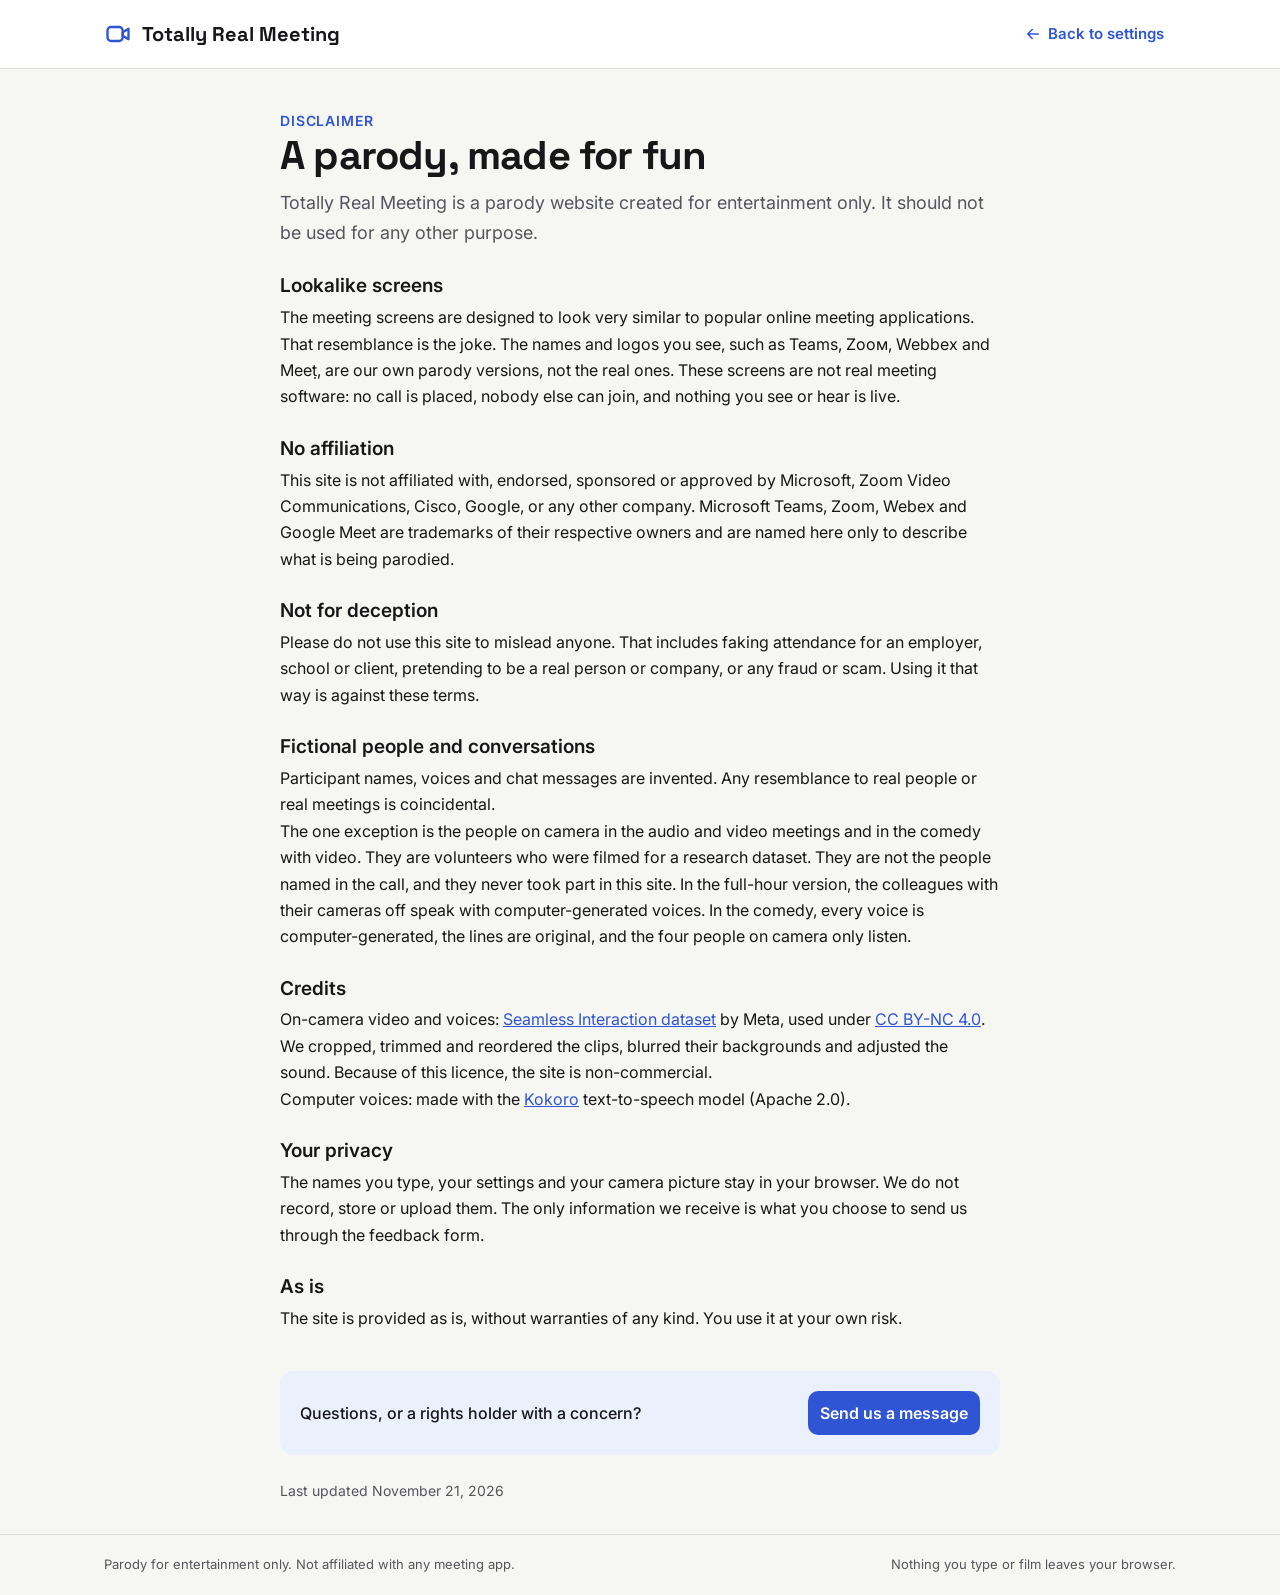
<file: disclaimer.html>
<!doctype html>
<html lang="en">
<head>
<meta charset="utf-8">
<meta name="viewport" content="width=device-width, initial-scale=1">
<title>Disclaimer | Totally Real Meeting</title>
<link rel="preconnect" href="https://fonts.googleapis.com">
<link href="https://fonts.googleapis.com/css2?family=Inter:wght@400;500;600;700&family=Space+Grotesk:wght@600;700&display=swap" rel="stylesheet">
<link rel="stylesheet" href="site.css">
<!-- Added to a phone's home screen, the site opens like an app: no address bar, and moving between pages stays inside it. -->
<link rel="manifest" href="manifest.webmanifest">
<link rel="icon" href="icons/icon.svg" type="image/svg+xml">
<link rel="apple-touch-icon" href="icons/apple-touch-icon.png">
<meta name="apple-mobile-web-app-capable" content="yes">
<meta name="mobile-web-app-capable" content="yes">
<meta name="apple-mobile-web-app-title" content="Real Meeting">
<meta name="apple-mobile-web-app-status-bar-style" content="black">
<meta name="theme-color" content="#111114">
<script src="shared.js"></script>
<script>applySiteTheme(loadSettings());</script>
<style>
.doc{max-width:720px;margin:0 auto;font-size:16px;line-height:1.65}
.doc section{margin-top:28px}
.doc h2{margin:0 0 6px;font-size:19px;font-weight:600}
.doc p{margin:0}
.eyebrow{margin:0 0 8px;font-size:14px;font-weight:600;letter-spacing:.06em;text-transform:uppercase;color:var(--accent)}
.contact{margin-top:40px;padding:20px;border-radius:14px;background:var(--soft);display:flex;flex-wrap:wrap;align-items:center;justify-content:space-between;gap:12px}
</style>
</head>
<body>
<header class="top">
<div class="wrap">
<a class="logo" href="index.html"><svg width="28" height="28" viewBox="0 0 24 24" fill="none" stroke="currentColor" stroke-width="2" stroke-linecap="round" stroke-linejoin="round" aria-hidden="true" style="color:var(--accent)"><rect x="3" y="6" width="13" height="12" rx="3"/><path d="M16 10.5l5-3v9l-5-3z"/></svg>Totally Real Meeting</a>
<nav class="nav" aria-label="Site"><a class="linkbtn" href="index.html"><svg width="18" height="18" viewBox="0 0 24 24" fill="none" stroke="currentColor" stroke-width="2" stroke-linecap="round" stroke-linejoin="round" aria-hidden="true"><path d="M19 12H5M11 6l-6 6 6 6"/></svg>Back to settings</a></nav>
</div>
</header>
<main>
<div class="wrap">
<article class="doc">
<p class="eyebrow">Disclaimer</p>
<h1 class="display">A parody, made for fun</h1>
<p style="font-size:18px;color:var(--muted)">Totally Real Meeting is a parody website created for entertainment only. It should not be used for any other purpose.</p>

<section><h2>Lookalike screens</h2>
<p>The meeting screens are designed to look very similar to popular online meeting applications. That resemblance is the joke. The names and logos you see, such as Teаms, Zooм, Webbex and Meeṭ, are our own parody versions, not the real ones. These screens are not real meeting software: no call is placed, nobody else can join, and nothing you see or hear is live.</p></section>

<section><h2>No affiliation</h2>
<p>This site is not affiliated with, endorsed, sponsored or approved by Microsoft, Zoom Video Communications, Cisco, Google, or any other company. Microsoft Teams, Zoom, Webex and Google Meet are trademarks of their respective owners and are named here only to describe what is being parodied.</p></section>

<section><h2>Not for deception</h2>
<p>Please do not use this site to mislead anyone. That includes faking attendance for an employer, school or client, pretending to be a real person or company, or any fraud or scam. Using it that way is against these terms.</p></section>

<section><h2>Fictional people and conversations</h2>
<p>Participant names, voices and chat messages are invented. Any resemblance to real people or real meetings is coincidental.</p>
<p>The one exception is the people on camera in the audio and video meetings and in the comedy with video. They are volunteers who were filmed for a research dataset. They are not the people named in the call, and they never took part in this site. In the full-hour version, the colleagues with their cameras off speak with computer-generated voices. In the comedy, every voice is computer-generated, the lines are original, and the four people on camera only listen.</p></section>

<section><h2>Credits</h2>
<p>On-camera video and voices: <a href="https://ai.meta.com/research/seamless-interaction/">Seamless Interaction dataset</a> by Meta, used under <a href="https://creativecommons.org/licenses/by-nc/4.0/">CC BY-NC 4.0</a>. We cropped, trimmed and reordered the clips, blurred their backgrounds and adjusted the sound. Because of this licence, the site is non-commercial.</p>
<p>Computer voices: made with the <a href="https://github.com/hexgrad/kokoro">Kokoro</a> text-to-speech model (Apache 2.0).</p></section>

<section><h2>Your privacy</h2>
<p>The names you type, your settings and your camera picture stay in your browser. We do not record, store or upload them. The only information we receive is what you choose to send us through the feedback form.</p></section>

<section><h2>As is</h2>
<p>The site is provided as is, without warranties of any kind. You use it at your own risk.</p></section>

<div class="contact"><span style="font-weight:500">Questions, or a rights holder with a concern?</span><a class="linkbtn" href="index.html#idea" style="background:var(--accent);color:var(--on-accent)">Send us a message</a></div>
<p class="hint" style="margin-top:24px">Last updated November 21, 2026</p>
</article>
</div>
</main>
<footer class="foot"><div class="wrap"><span>Parody for entertainment only. Not affiliated with any meeting app.</span><span>Nothing you type or film leaves your browser.</span></div></footer>
</body>
</html>
</file>
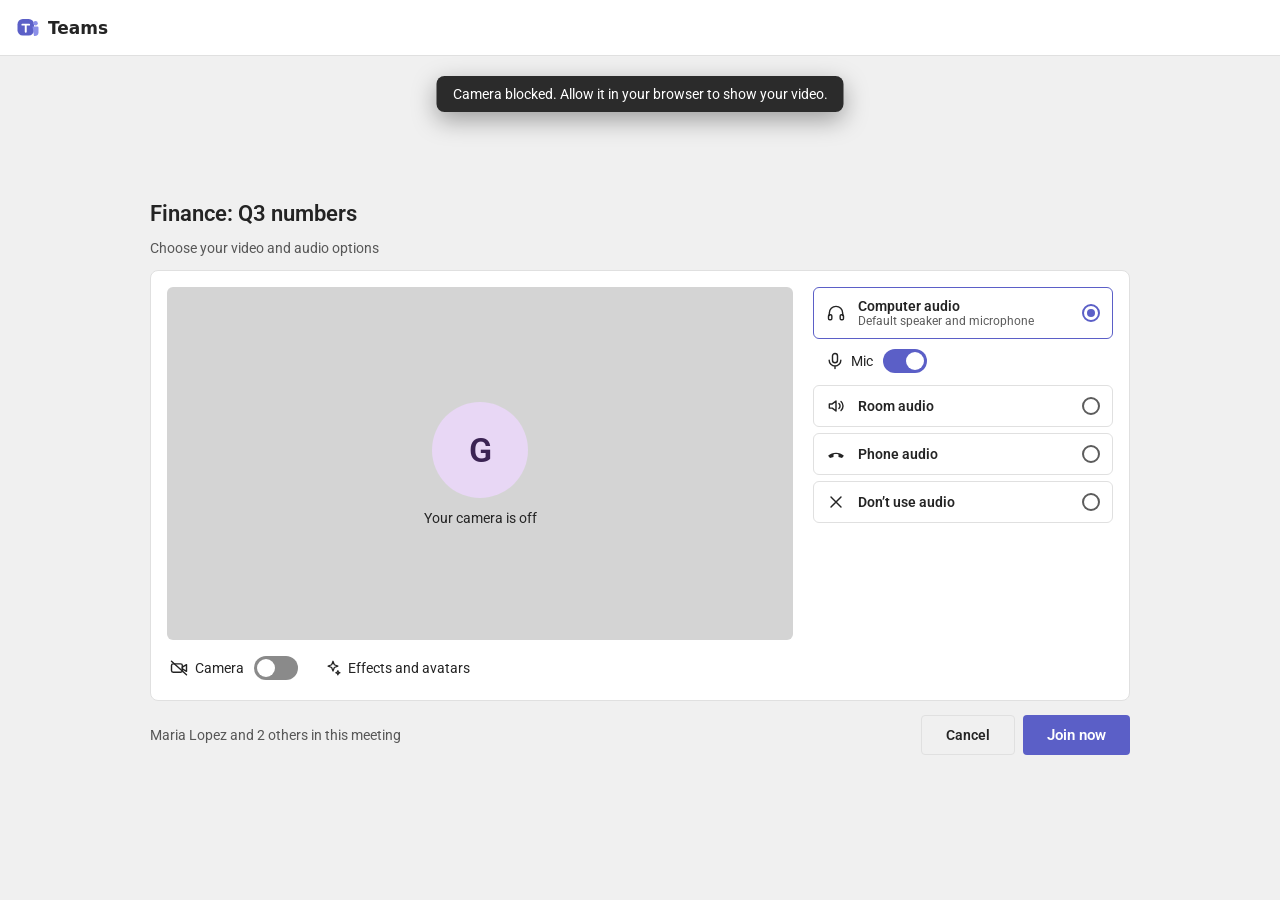
<file: meeting.html>
<!doctype html>
<html lang="en">
<head>
<meta charset="utf-8">
<meta name="viewport" content="width=device-width, initial-scale=1, viewport-fit=cover">
<title>Totally Real Meeting: in a parody call</title>
<link rel="preconnect" href="https://fonts.googleapis.com">
<link href="https://fonts.googleapis.com/css2?family=Figtree:wght@400;500;600;700&family=Fredoka:wght@600&family=Inter:wght@400;500;600&family=Roboto:wght@400;500&display=swap" rel="stylesheet">
<!-- Added to a phone's home screen, the site opens like an app: no address bar, and moving between pages stays inside it. -->
<link rel="manifest" href="manifest.webmanifest">
<link rel="icon" href="icons/icon.svg" type="image/svg+xml">
<link rel="apple-touch-icon" href="icons/apple-touch-icon.png">
<meta name="apple-mobile-web-app-capable" content="yes">
<meta name="mobile-web-app-capable" content="yes">
<meta name="apple-mobile-web-app-title" content="Real Meeting">
<meta name="apple-mobile-web-app-status-bar-style" content="black">
<meta name="theme-color" content="#111114">
<script src="shared.js"></script>
<script src="talk.js"></script>
<script src="share.js"></script>
<script src="effects.js"></script>
<script src="sample/timeline.js"></script>
<script src="sample/short/timeline.js"></script>
<script src="sample/humor/timeline.js"></script>
<style>
/* Moving between pages fades instead of flashing, which matters most when the site runs as a home-screen app. */
@media (prefers-reduced-motion: no-preference){@view-transition{navigation:auto}}
*{box-sizing:border-box}
html,body{height:100%;margin:0}
body{font-family:Figtree,system-ui,sans-serif;overflow:hidden}
button,input,select{font:inherit;color:inherit}
a{color:inherit}
.sr{position:absolute;width:1px;height:1px;overflow:hidden;clip:rect(0 0 0 0);white-space:nowrap}
.brand{display:inline-flex;align-items:center;gap:8px;flex:none}
.wm{font-family:Fredoka,Figtree,sans-serif;font-weight:600;letter-spacing:.01em}
.wm-teams{font-family:'Segoe UI Variable Display','Segoe UI',-apple-system,BlinkMacSystemFont,system-ui,Roboto,sans-serif;letter-spacing:0}
#room{position:relative;height:100dvh;display:flex;flex-direction:column;overflow:hidden;transition:opacity .22s;padding:0 env(safe-area-inset-right) env(safe-area-inset-bottom) env(safe-area-inset-left)}
.stage{position:relative;flex:1;min-height:0;display:flex}
.grid{flex:1;min-height:0;display:grid;gap:8px;padding:12px;grid-auto-rows:minmax(120px,1fr);overflow:auto}   /* rows never shrink below a tile: with many people the grid scrolls instead of stacking tiles on top of each other */
.speaker{flex:1;min-height:0;display:grid;gap:8px;padding:12px;grid-template-columns:minmax(0,1fr) 220px}
.speaker .main{display:flex;min-height:0}
.speaker .main .tile{flex:1}
.speaker .strip{display:flex;flex-direction:column;gap:8px;overflow:auto;min-height:0}
.speaker .strip .tile{flex:none;height:130px;min-height:0}
.speaker .strip .avatar{width:56px;height:56px;font-size:20px}
.shr-layout{flex:1;min-height:0;min-width:0;display:grid;gap:8px;padding:12px}
.shr-layout.shr-side{grid-template-columns:minmax(0,1fr) 208px}.shr-layout.shr-top{grid-template-rows:112px minmax(0,1fr)}
.shr-strip{display:flex;gap:8px;overflow:auto;min-height:0;min-width:0}.shr-side .shr-strip{flex-direction:column}
.shr-strip .tile{flex:none;min-height:0}.shr-side .shr-strip .tile{height:118px}.shr-top .shr-strip .tile{width:190px;height:100%}
.shr-strip .avatar{width:48px;height:48px;font-size:18px}.shr-strip .zname{font-size:15px}
.shr-main{position:relative;display:flex;flex-direction:column;min-height:0;min-width:0;overflow:hidden}
@media (max-width:700px){.shr-layout,.shr-layout.shr-side,.shr-layout.shr-top{grid-template-columns:minmax(0,1fr);grid-template-rows:minmax(0,1fr) 96px;padding:8px;gap:6px}
  .shr-layout.shr-top .shr-strip{order:2}.shr-layout .shr-strip{flex-direction:row}.shr-layout .shr-strip .tile{width:130px;height:100%}}
.tile{position:relative;display:flex;align-items:center;justify-content:center;overflow:hidden;min-height:120px;transition:outline-color .2s}
.avatar{width:96px;height:96px;border-radius:50%;display:flex;align-items:center;justify-content:center;font-size:34px;font-weight:600}
.dense .avatar{width:64px;height:64px;font-size:22px}
.speaker .main .avatar{width:140px;height:140px;font-size:50px}
.tile video{position:absolute;inset:0;width:100%;height:100%;object-fit:cover}
.tile video.mirror,.vslot canvas.mirror{transform:scaleX(-1)}
.vslot canvas{position:absolute;inset:0;width:100%;height:100%;object-fit:cover}
.vslot{position:absolute;inset:0;background:#000}
.name{position:absolute;left:8px;bottom:8px;max-width:calc(100% - 16px);display:flex;align-items:center;gap:4px;padding:3px 4px 3px 8px;border-radius:4px;font-size:13px;z-index:1}
.name .n{overflow:hidden;text-overflow:ellipsis;white-space:nowrap}
.name button{width:28px;height:24px;flex:none;border:0;background:transparent;display:inline-flex;align-items:center;justify-content:center;padding:0;cursor:pointer}
.name button.quiet{width:0;opacity:0;overflow:hidden}.tile:hover .name button.quiet,.name button.quiet:focus-visible{width:28px;opacity:1}
.name:has(button.quiet){padding-right:8px}.skin-zoom .name{padding:2px 8px 2px 2px}.skin-zoom .name:has(button.quiet){padding-left:8px}
.zname{max-width:100%;padding:0 16px;font-size:clamp(18px,2.2vw,32px);font-weight:500;color:#fff;text-align:center;overflow:hidden;text-overflow:ellipsis;white-space:nowrap}
.dense .zname,.speaker .strip .zname{font-size:16px}
.mstat{position:absolute;top:10px;right:10px;z-index:1;width:28px;height:28px;border:0;border-radius:50%;display:flex;align-items:center;justify-content:center;cursor:pointer;color:#fff;padding:0}
.mstat.quiet{background:transparent;opacity:0}.tile:hover .mstat.quiet,.mstat.quiet:focus-visible{opacity:1;background:rgba(32,33,36,.6)}
.bars{display:flex;align-items:center;gap:2px;height:14px}.bars i{width:3px;height:4px;border-radius:2px;background:#fff;animation:bar .5s ease-in-out infinite alternate}
.bars i:nth-child(2){animation-delay:.15s}.bars i:nth-child(3){animation-delay:.3s}
@keyframes bar{to{height:12px}}
.skin-meet .react{right:48px}
.caret{position:absolute;top:5px;right:16px;opacity:.75}
.hand{position:absolute;top:8px;left:8px;z-index:1;width:30px;height:30px;border-radius:8px;background:#FFC83D;color:#3A2A00;display:flex;align-items:center;justify-content:center}
.react{position:absolute;top:6px;right:10px;z-index:1;font-size:34px;line-height:1;animation:pop 3.5s ease-out forwards;pointer-events:none}
@keyframes pop{0%{transform:translateY(16px) scale(.6);opacity:0}12%{transform:none;opacity:1}80%{opacity:1}100%{transform:translateY(-24px);opacity:0}}
.ibtn{border:0;background:transparent;display:inline-flex;align-items:center;justify-content:center;cursor:pointer;text-decoration:none;position:relative}
.lbl{flex-direction:column;gap:3px;font-size:11px;width:64px;height:52px;border-radius:6px}
.lbl:hover,.lbl[aria-expanded="true"]{background:rgba(127,127,127,.18)}
.lbl[aria-pressed="true"].on{background:rgba(127,127,127,.24)}
.badge{position:absolute;top:4px;right:12px;min-width:16px;height:16px;padding:0 4px;border-radius:8px;background:#C4314B;color:#fff;font-size:10px;font-weight:700;display:flex;align-items:center;justify-content:center}
.badge:empty{display:none}
button:focus-visible,a:focus-visible,input:focus-visible,select:focus-visible,[role=menuitem]:focus-visible,[role=menuitemradio]:focus-visible,[role=tab]:focus-visible{outline:3px solid #8EA6FF;outline-offset:2px}
.rec{position:absolute;top:12px;left:50%;transform:translateX(-50%);z-index:2;display:flex;align-items:center;gap:8px;padding:6px 12px;border-radius:16px;background:rgba(0,0,0,.65);color:#fff;font-size:13px;font-weight:600}
.rec i{width:10px;height:10px;border-radius:50%;background:#E5322D;animation:blink 1.4s infinite}
@keyframes blink{50%{opacity:.35}}
.captions{position:absolute;left:50%;bottom:16px;transform:translateX(-50%);z-index:2;max-width:min(760px,max(420px,calc(100% - 720px)));padding:10px 16px;border-radius:8px;background:rgba(0,0,0,.78);color:#fff;font-size:18px;line-height:1.35}
.captions:empty{display:none}
.captions .cl{display:block}
.captions .cl + .cl{margin-top:6px}
.captions .cl.old{opacity:.62}
.captions b{font-weight:600;margin-right:6px;opacity:.8}
.captions .cl.rich{display:flex;gap:10px;align-items:flex-start}
.captions .rich b{display:block;margin:0 0 1px;font-size:13px;opacity:.85}
.captions .cav{width:28px;height:28px;flex:none;margin-top:2px;border-radius:50%;display:flex;align-items:center;justify-content:center;font-size:11px;font-weight:600}
.captions.cap-meet{font-size:20px;background:rgba(32,33,36,.9);border-radius:12px;padding:12px 18px}
.captions.cap-meet .rich b{font-size:14px}
.captions.cap-zoom,.captions.cap-webex{border-radius:4px;background:rgba(0,0,0,.8)}
#toast{position:fixed;z-index:6;width:min(320px,calc(100% - 32px));padding:12px 14px;border-radius:8px;display:flex;gap:10px;box-shadow:0 8px 24px rgba(0,0,0,.35);font-size:13px;opacity:0;transform:translateY(8px);transition:opacity .2s,transform .2s;pointer-events:none}
#toast.show{opacity:1;transform:none;pointer-events:auto;cursor:pointer}
#notice{position:fixed;z-index:9;left:50%;top:76px;transform:translate(-50%,-6px);padding:10px 16px;border-radius:8px;background:#2B2B2B;color:#fff;font-size:14px;box-shadow:0 8px 24px rgba(0,0,0,.35);opacity:0;transition:opacity .2s,transform .2s;pointer-events:none;max-width:calc(100% - 32px)}
#notice.show{opacity:1;transform:translate(-50%,0)}
.av{width:32px;height:32px;flex:none;border-radius:50%;display:flex;align-items:center;justify-content:center;font-size:12px;font-weight:600}
.side{position:fixed;z-index:5;top:0;right:0;bottom:0;width:340px;max-width:100%;display:flex;flex-direction:column;box-shadow:-8px 0 24px rgba(0,0,0,.25);padding-bottom:env(safe-area-inset-bottom)}
.side[hidden]{display:none}
.side header{display:flex;align-items:center;justify-content:space-between;padding:12px 8px 12px 16px;font-weight:600;font-size:16px}
.side .body{flex:1;overflow:auto;padding:8px 16px 16px;display:flex;flex-direction:column;gap:14px}
.msg{display:flex;gap:10px}
.msg .meta{font-size:12px;opacity:.75}
.msg .text{font-size:14px;margin-top:2px;overflow-wrap:anywhere}
#chat form{display:flex;gap:8px;padding:12px 16px 16px}
#chat input{flex:1;min-width:0;height:44px;padding:0 12px;border-radius:8px}
.prow{display:flex;align-items:center;gap:10px;min-height:44px}
.prow .pn{flex:1;min-width:0;font-size:14px;overflow:hidden;text-overflow:ellipsis;white-space:nowrap}
.prow .pn small{display:block;font-size:12px;opacity:.7}
.prow button{width:40px;height:40px;border:0;background:transparent;border-radius:8px;cursor:pointer;display:inline-flex;align-items:center;justify-content:center}
.pill-btn{min-height:40px;padding:0 16px;border-radius:8px;cursor:pointer;font-weight:600}
.menu{position:fixed;z-index:8;min-width:220px;max-width:calc(100% - 16px);padding:6px 0;box-shadow:0 10px 32px rgba(0,0,0,.35);font-size:14px}
.menu[hidden]{display:none}
.menu [role=menuitem],.menu [role=menuitemradio]{display:flex;align-items:center;gap:12px;width:100%;min-height:40px;padding:0 16px;border:0;background:transparent;text-align:left;cursor:pointer}
.menu .check{width:18px;flex:none;display:inline-flex}
.menu hr{border:0;height:1px;margin:6px 0}
.menu.reactions{display:flex;gap:4px;padding:6px;min-width:0}
.menu.reactions[hidden]{display:none}
.menu.reactions button{width:48px;height:48px;font-size:28px;border:0;background:transparent;border-radius:10px;cursor:pointer}
.scrim{position:fixed;inset:0;z-index:7;background:rgba(0,0,0,.5);display:flex;align-items:center;justify-content:center;padding:16px}
.scrim[hidden]{display:none}
.dialog{width:min(760px,100%);height:min(540px,calc(100dvh - 32px));display:flex;flex-direction:column;overflow:hidden;box-shadow:0 20px 60px rgba(0,0,0,.4)}
.dialog header{display:flex;align-items:center;justify-content:space-between;padding:14px 12px 14px 24px;font-size:20px;font-weight:600}
.dialog .cols{flex:1;min-height:0;display:flex}
.dialog nav{width:200px;flex:none;padding:8px;display:flex;flex-direction:column;gap:2px;overflow:auto}
.dialog nav button{display:flex;align-items:center;gap:12px;min-height:40px;padding:0 14px;border:0;background:transparent;text-align:left;cursor:pointer;font-size:14px}
.dialog .pane{flex:1;min-width:0;overflow:auto;padding:8px 24px 24px}
.set{display:flex;align-items:center;justify-content:space-between;gap:16px;min-height:56px;padding:6px 0}
.set .t{font-size:14px}.set .t small{display:block;font-size:12.5px;opacity:.72;margin-top:2px}
.set h3,.pane h3,.body h3{margin:16px 0 4px;font-size:13px;font-weight:600;letter-spacing:.02em;opacity:.8;text-transform:uppercase}
.tog{width:44px;height:24px;flex:none;border-radius:12px;border:0;position:relative;cursor:pointer;padding:0}
.tog::after{content:"";position:absolute;top:3px;left:3px;width:18px;height:18px;border-radius:50%;background:#fff;transition:left .15s}
.tog[aria-checked="true"]::after{left:23px}
.radios{display:flex;flex-wrap:wrap;gap:8px}
.radios button{min-height:36px;padding:0 14px;border-radius:18px;cursor:pointer;font-size:14px}
.linkrow{display:flex;flex-wrap:wrap;gap:10px;margin-top:18px}
.menu .danger{margin:4px 8px;width:calc(100% - 16px)!important;justify-content:center;border-radius:8px;font-weight:600}
.confirm{width:min(440px,100%);padding:20px 24px;box-shadow:0 20px 60px rgba(0,0,0,.4)}
.confirm h2{margin:0 0 8px;font-size:20px;font-weight:600}
.confirm p{margin:0 0 20px;font-size:14px;line-height:1.45;opacity:.85}
.confirm .acts{display:flex;justify-content:flex-end;gap:8px;flex-wrap:wrap}
.end{flex:1;min-height:0;overflow:auto;display:flex;flex-direction:column;align-items:center;justify-content:center;gap:16px;padding:24px 16px;text-align:center}
.end h1{margin:0;font-size:clamp(24px,4vw,36px);font-weight:500}
.end .meta{margin:0;font-size:14px;opacity:.75}
.end .acts{display:flex;gap:12px;flex-wrap:wrap;justify-content:center}
.end .btn{min-height:40px;padding:0 22px;cursor:pointer;font-weight:600;font-size:14px;display:inline-flex;align-items:center;text-decoration:none}
.fb{display:flex;flex-direction:column;align-items:center;gap:10px;margin-top:12px;font-size:14px}
.fb .opts{display:flex;gap:6px}
.fb .opts button{width:44px;height:44px;border:0;background:transparent;cursor:pointer;border-radius:8px;display:inline-flex;align-items:center;justify-content:center}
.fb .opts button:hover{background:rgba(127,127,127,.15)}
.safe{display:flex;gap:16px;align-items:center;text-align:left;max-width:420px;margin-top:20px;padding:16px 20px;border:1px solid #DADCE0;border-radius:8px}
.count{position:absolute;top:16px;left:16px;display:flex;align-items:center;gap:12px;font-size:14px}
.count svg{transform:rotate(-90deg)}
.lobby{flex:1;min-height:0;overflow:auto;display:flex;align-items:center;justify-content:center;padding:24px 16px}
.pre{position:relative;width:100%;aspect-ratio:16/9;overflow:hidden;display:flex;align-items:center;justify-content:center}
.pre video{position:absolute;inset:0;width:100%;height:100%;object-fit:cover}
.pre video.mirror{transform:scaleX(-1)}
/* background effects panel: tiles of None, blur and pictures */
.fxgrid{display:grid;grid-template-columns:repeat(3,minmax(0,1fr));gap:8px}
.fxgrid.meet{grid-template-columns:repeat(4,minmax(0,1fr))}
.fxt{position:relative;aspect-ratio:16/9;border:0;padding:0;cursor:pointer;display:flex;align-items:center;justify-content:center;overflow:hidden;background-size:cover;background-position:center}
.fxgrid.meet .fxt{aspect-ratio:1}
.fxt .ring{position:absolute;inset:0;border-radius:inherit;pointer-events:none}
.fxt small{position:absolute;left:0;right:0;bottom:4px;font-size:11px;text-align:center}
.fxsec{margin:4px 0 0;font-size:13px;font-weight:600}
.fxnote{margin:0;font-size:12.5px;opacity:.75}
@media (max-width:700px){#fxSide{top:auto!important;height:min(48dvh,440px);width:100%;border-radius:14px 14px 0 0!important;box-shadow:0 -8px 24px rgba(0,0,0,.3)}}
.pre .off{display:flex;flex-direction:column;align-items:center;gap:12px;font-size:14px}
.prebtns{position:absolute;left:0;right:0;bottom:14px;display:flex;justify-content:center;gap:14px;z-index:1}
.lob-h{margin:0;font-weight:600;font-size:22px}
.lob-sub{margin:0;font-size:14px;opacity:.75}
.joinbtn{border:0;cursor:pointer;font-weight:600;font-size:15px;min-height:40px;padding:0 24px;display:inline-flex;align-items:center;justify-content:center;gap:8px}
.tlob{display:grid;grid-template-columns:minmax(0,1fr) 300px;gap:20px;padding:16px}
@media (max-width:760px){.tlob{grid-template-columns:1fr}}
.aopt{display:block;width:100%;padding:10px 12px;border-radius:6px;background:transparent}
.rdot{width:18px;height:18px;flex:none;border:2px solid;border-radius:50%;display:inline-flex;align-items:center;justify-content:center}.rdot i{width:8px;height:8px;border-radius:50%}
.skin-meet .pre .off{margin-bottom:64px}
.devrow{display:flex;gap:8px;flex-wrap:wrap;margin-top:12px}
.devchip{gap:6px;height:32px;max-width:220px;padding:0 10px;border:1px solid #DADCE0;border-radius:16px;font-size:13px}.devchip span{overflow:hidden;text-overflow:ellipsis;white-space:nowrap}
.swrow{display:flex;align-items:center;gap:10px;font-size:14px}
.connecting{position:absolute;left:50%;top:50%;transform:translate(-50%,-50%);z-index:3;display:flex;flex-direction:column;align-items:center;gap:14px;padding:22px 28px;border-radius:10px;background:rgba(0,0,0,.72);color:#fff;font-size:15px}
.spin{width:30px;height:30px;border-radius:50%;border:3px solid rgba(255,255,255,.25);border-top-color:#fff;animation:spin 1s linear infinite}
@keyframes spin{to{transform:rotate(360deg)}}
.meetlob{display:grid;grid-template-columns:minmax(0,740px) minmax(260px,320px);gap:48px;align-items:center;width:100%;max-width:1120px}
@media (max-width:860px){.meetlob{grid-template-columns:1fr;gap:24px}}
@media (max-width:420px){.hide-xs{display:none!important}}
@media (min-width:701px){.show-sm{display:none!important}}
@media (max-width:700px){.show-sm{display:flex}.grid{gap:6px;padding:8px;grid-auto-rows:minmax(92px,1fr)}.grid .tile{min-height:92px}.grid.dense .avatar{width:48px;height:48px;font-size:18px}.avatar{width:64px;height:64px;font-size:22px}.name{font-size:12px}.lbl{width:46px!important}.lbl span{display:none}.hide-sm{display:none!important}#toast{left:16px;right:16px!important}
  .speaker{grid-template-columns:1fr;grid-template-rows:minmax(0,1fr) 110px;padding:8px;gap:6px}.speaker .strip{flex-direction:row}.speaker .strip .tile{width:140px;height:100%}.speaker .main .avatar{width:96px;height:96px;font-size:34px}
  .dialog{height:calc(100dvh - 32px)}.dialog .cols{flex-direction:column}.dialog nav{width:auto;flex-direction:row;overflow-x:auto;padding:4px 8px}.dialog nav button{flex:none}.dialog .pane{padding:8px 16px 20px}.captions{left:8px;right:8px;bottom:8px;transform:none;max-width:none;font-size:15px}}
@media (prefers-reduced-motion:reduce){*{transition:none!important;animation:none!important}}
</style>
</head>
<body>
<div id="room"></div>
<aside id="chat" class="side" hidden aria-labelledby="chatTitle">
<header><span id="chatTitle">Meeting chat</span><button class="ibtn" data-close aria-label="Close chat" style="width:44px;height:44px"></button></header>
<div id="msgs" class="body" role="log" aria-live="polite"></div>
<form id="chatForm"><label class="sr" for="chatInput">Type a message</label><input id="chatInput" autocomplete="off" placeholder="Type a message"><button class="ibtn" aria-label="Send" style="width:44px;height:44px;border-radius:8px" id="chatSend"></button></form>
</aside>
<aside id="people" class="side" hidden aria-labelledby="peopleTitle">
<header><span id="peopleTitle">People</span><button class="ibtn" data-close aria-label="Close" style="width:44px;height:44px"></button></header>
<div class="body" id="peopleBody"></div>
</aside>
<aside id="info" class="side" hidden aria-labelledby="infoTitle">
<header><span id="infoTitle">Meeting details</span><button class="ibtn" data-close aria-label="Close" style="width:44px;height:44px"></button></header>
<div class="body" id="infoBody"></div>
</aside>
<aside id="setSide" class="side" hidden aria-labelledby="setSideTitle">
<header><span id="setSideTitle">Settings</span><button class="ibtn" data-close aria-label="Close settings" style="width:44px;height:44px"></button></header>
<div class="body" id="setSideBody"></div>
</aside>
<aside id="fxSide" class="side" hidden aria-labelledby="fxTitle">
<header><span id="fxTitle">Background effects</span><button class="ibtn" data-close aria-label="Close background effects" style="width:44px;height:44px"></button></header>
<div class="body" id="fxBody"></div>
</aside>
<div id="menu" class="menu" role="menu" hidden></div>
<div id="scrim" class="scrim" hidden><div class="dialog" role="dialog" aria-modal="true" aria-labelledby="dlgTitle" id="dlg"></div></div>
<div id="confirm" class="scrim" hidden><div class="confirm" role="alertdialog" aria-modal="true" aria-labelledby="cfTitle" aria-describedby="cfText" id="cf"></div></div>
<div id="toast" role="status"></div>
<div id="notice" role="status" aria-live="polite"></div>

<script>
const S = loadSettings();
saveSettings(S);
const params = new URLSearchParams(location.search);
const FAST = params.get('fast') === '1';   /* add &fast=1 to see chat, reactions and hands within seconds when demoing */
const SPEED = FAST ? 20 : 1;
/* A sound choice (or the comedy with captions) plays one of the prepared meetings in sample/ instead of the scripted captions. */
const SAMPLE_KEY = activeSample(S);
const SAMPLE_INFO = SAMPLE_KEY ? SAMPLES[SAMPLE_KEY] : null;
const SAMPLE = !!SAMPLE_INFO && !!(window.SAMPLE_TIMELINES && SAMPLE_TIMELINES[SAMPLE_INFO.tl || SAMPLE_KEY]);
/* Leave, then Rejoin: the meeting carried on without you, so you come back to where it is now.
   A new meeting, or one that was ended for everyone, starts from the beginning. */
const RESUME_KEY = 'trm-resume-v1', MEETING_ID = JSON.stringify(Object.assign({}, S, { fx: undefined }));   /* a background effect picked in the call is not a different meeting */
const RESUMED = (() => {
  let r = null;
  try { r = JSON.parse(sessionStorage.getItem(RESUME_KEY) || 'null'); sessionStorage.removeItem(RESUME_KEY); } catch (e) {}
  const ok = params.get('resume') === '1' && r && r.id === MEETING_ID && Date.now() - r.leftAt < 12 * 3600000;
  if (params.has('resume')) { const u = new URL(location.href); u.searchParams.delete('resume'); history.replaceState(null, '', u.href); }
  return ok ? r : null;
})();
const skin = S.skin;
const hasLight = skin === 'teams' || skin === 'webex' || skin === 'custom';
const CA = S.customApp;
/* The custom look borrows one of three layouts; everything else about it comes from the settings. */
const L = skin === 'custom' ? { top: 'teams', bottom: 'zoom', pill: 'webex' }[CA.layout] : skin;
const me = (S.name || '').trim() || 'Guest';
/* Each app's own typeface (or the closest free one): Segoe UI for Teams, the system font for Zoom, Inter for Webex, Google Sans or Roboto for Meet. */
const FONT = { teams: "'Segoe UI Variable Text','Segoe UI',-apple-system,BlinkMacSystemFont,Roboto,sans-serif", zoom: "-apple-system,BlinkMacSystemFont,'Segoe UI',Lato,'Helvetica Neue',Arial,sans-serif", webex: "Inter,'Segoe UI',-apple-system,system-ui,sans-serif", meet: "'Google Sans',Roboto,Arial,sans-serif" }[skin];
if (FONT) document.body.style.fontFamily = FONT;
document.body.classList.add('skin-' + skin);
const isNarrow = () => matchMedia('(max-width:700px)').matches;
const SITE_URL = new URL('index.html', location.href).href.replace(/index\.html$/, '');

/* ---------- colours: the stage, plus how each app draws its menus, panels and settings ---------- */
let C;
function palette() {
  const light = hasLight && resolvedTheme(S) === 'light';
  const P = {
    teams: light
      ? { stage: '#F0F0F0', bar: '#FFFFFF', line: '#E0E0E0', text: '#242424', muted: '#5C5C5C', tile: '#E6E6E6', self: '#D4D4D4', label: 'rgba(255,255,255,.88)', panel: '#FFFFFF', field: '#F5F5F5', ring: '#5B5FC7', leave: '#C4314B', radius: '6px', accent: '#5B5FC7', onAccent: '#FFFFFF', menu: '#FFFFFF', hover: '#F0F0F0', mRadius: '6px', dlg: 'side' }
      : { stage: '#141414', bar: '#1F1F1F', line: '#333333', text: '#FFFFFF', muted: '#C8C8C8', tile: '#292929', self: '#101010', label: 'rgba(0,0,0,.6)', panel: '#1F1F1F', field: '#2B2B2B', ring: '#7F85F5', leave: '#C4314B', radius: '6px', accent: '#7F85F5', onAccent: '#101010', menu: '#292929', hover: '#3D3D3D', mRadius: '6px', dlg: 'side' },
    custom: light
      ? { stage: '#F3F4F6', bar: '#FFFFFF', line: '#E1E3E8', text: '#16171A', muted: '#555B66', tile: '#E6E8EC', self: '#D5D8DE', label: 'rgba(255,255,255,.88)', panel: '#FFFFFF', field: '#F3F4F6', ring: CA.color, leave: '#E03131', radius: '10px', pill: '#FFFFFF', btn: '#ECEEF1', btnOn: '#F8D9D2', share: CA.color, chip: '#ECEEF1', accent: CA.color, onAccent: '#FFFFFF', menu: '#FFFFFF', hover: '#F0F1F4', mRadius: '10px', dlg: 'modal', dBg: '#FFFFFF', dText: '#16171A', dNav: '#F3F4F6' }
      : { stage: '#16171A', bar: '#1E1F23', line: '#2E3036', text: '#FFFFFF', muted: '#B8BCC6', tile: '#26282D', self: '#101114', label: 'rgba(0,0,0,.6)', panel: '#1E1F23', field: '#26282D', ring: CA.color, leave: '#E03131', radius: '10px', pill: '#26282D', btn: '#33363C', btnOn: '#5A1F14', share: CA.color, chip: '#2A2C31', accent: CA.color, onAccent: '#FFFFFF', menu: '#26282D', hover: '#33363C', mRadius: '10px', dlg: 'modal', dBg: '#1E1F23', dText: '#FFFFFF', dNav: '#16171A' },
    zoom: { share: '#3DDC84', chip: '#2A2A2A', stage: '#1A1A1A', bar: '#1A1A1A', line: '#2E2E2E', text: '#FFFFFF', muted: '#BDBDBD', tile: '#242424', self: '#101010', label: 'rgba(0,0,0,.55)', panel: '#242424', field: '#1A1A1A', ring: '#3DDC84', leave: '#E02828', radius: '4px', accent: '#0E72ED', onAccent: '#FFFFFF', menu: '#2D2D2D', hover: '#3D3D3D', mRadius: '8px', dlg: 'modal', dBg: '#FFFFFF', dText: '#232333', dNav: '#F7F7FA' },
    webex: light
      ? { stage: '#F7F7F7', bar: '#FFFFFF', line: '#DEDEDE', text: '#121212', muted: '#545454', tile: '#E8E8E8', self: '#D4D4D4', label: 'rgba(255,255,255,.88)', panel: '#FFFFFF', field: '#F0F0F0', ring: '#1170CF', leave: '#D4371C', radius: '8px', pill: '#FFFFFF', btn: '#EDEDED', btnOn: '#F8D9D2', accent: '#1170CF', onAccent: '#FFFFFF', menu: '#FFFFFF', hover: '#EDEDED', mRadius: '12px', dlg: 'modal', dBg: '#FFFFFF', dText: '#121212', dNav: '#F7F7F7' }
      : { stage: '#000000', bar: '#121212', line: '#2A2A2A', text: '#FFFFFF', muted: '#B5B5B5', tile: '#1F1F1F', self: '#101010', label: 'rgba(0,0,0,.6)', panel: '#1A1A1A', field: '#262626', ring: '#64B4FA', leave: '#D4371C', radius: '8px', pill: '#262626', btn: '#3A3A3A', btnOn: '#5A1F14', accent: '#64B4FA', onAccent: '#0A1A2A', menu: '#262626', hover: '#3A3A3A', mRadius: '12px', dlg: 'modal', dBg: '#1E1E1E', dText: '#FFFFFF', dNav: '#141414' },
    meet: { stage: '#202124', bar: '#202124', line: '#3C4043', text: '#E8EAED', muted: '#BDC1C6', tile: '#3C4043', self: '#151617', label: 'transparent', panel: '#FFFFFF', panelText: '#202124', panelLine: '#DADCE0', field: '#F1F3F4', ring: '#8AB4F8', leave: '#EA4335', radius: '8px', btn: '#3C4043', accent: '#1A73E8', onAccent: '#FFFFFF', menu: '#2D2E31', hover: '#3C4043', mRadius: '4px', dlg: 'modal', dBg: '#FFFFFF', dText: '#202124', dNav: '#FFFFFF', navOn: '#E8F0FE', navOnText: '#1967D2' }
  };
  return P[skin];
}
/* Words each app uses for the same thing. */
const WORDS = {
  teams: { people: 'People', chat: 'Meeting chat', info: 'Meeting info', gallery: 'Gallery', speaker: 'Speaker', rec: 'Start recording', recStop: 'Stop recording', cc: 'Turn on live captions', ccOff: 'Turn off live captions', settings: 'Settings', muteAll: 'Mute all', host: 'Organiser', cohost: 'Presenter' },
  zoom: { people: 'Participants', chat: 'Chat', info: 'Meeting information', gallery: 'Gallery View', speaker: 'Speaker View', rec: 'Record', recStop: 'Stop recording', cc: 'Show captions', ccOff: 'Hide captions', settings: 'Settings', muteAll: 'Mute All', host: 'Host', cohost: 'Co-host, me' },
  webex: { people: 'Participants', chat: 'Chat', info: 'Meeting information', gallery: 'Grid', speaker: 'Focus', rec: 'Record', recStop: 'Stop recording', cc: 'Show captions', ccOff: 'Hide captions', settings: 'Settings', muteAll: 'Mute all', host: 'Host', cohost: 'Cohost, me' },
  meet: { people: 'People', chat: 'In-call messages', info: 'Meeting details', gallery: 'Tiled', speaker: 'Spotlight', rec: 'Start recording', recStop: 'Stop recording', cc: 'Turn on captions', ccOff: 'Turn off captions', settings: 'Settings', muteAll: 'Mute everyone', host: 'Meeting host', cohost: 'Co-host' }
};
const W = WORDS[L === 'teams' || L === 'zoom' || L === 'webex' || L === 'meet' ? L : 'teams'];

document.title = topicTitle(S) + ' | ' + SKIN[skin].say;

const state = {
  muted: false, camOn: !!S.cam, mirror: true, unread: 0, full: false,
  start: Date.now() - S.timer * 60000,   /* the clock can start at 15, 30 or 60 minutes */
  joined: Date.now(),                    /* chat pacing follows when you joined, not the clock */
  share: null,   /* someone's shared screen: { by, info, step, mode } */
  panel: null, ended: null, view: 'gallery', hand: false, react: null, rec: false, cc: !S.audio, capLines: [],   /* with no audio, captions start on */
  phase: 'lobby',   /* lobby, connecting, call; then ended */
  lobAudio: 0,      /* Teams pre-join: which audio option is picked */
  people: []

};
let stream = null;
const MEDIA = {};   /* the prepared meetings' video and voice files, by person (see sampleMedia) */
/* Everyone invited. Some are already in the call when you join, the rest drop in over the first minute. */
const INVITED = SAMPLE
  ? sampleCastFor(S).map((c, i) => ({ name: c.name, media: c.media, kind: c.kind, ...AVATAR[i % AVATAR.length], muted: c.kind === 'quiet' || !!c.muted, speaking: false, hand: false, react: null }))
  : S.names.slice(0, S.count).map((name, i) => ({ name: name.trim() || 'Guest ' + (i + 1), ...AVATAR[i % AVATAR.length], muted: i % 3 === 1, speaking: false, hand: false, react: null }));
/* The wildcard (setup page): one participant with a personality from WILDCARDS in talk.js. Never the host if anyone else
   is invited, and never on mute at the start, so you actually hear from them. */
const WILD_KIND = !SAMPLE && WILDCARDS[S.wildcard] || null;
const WILD = WILD_KIND && (INVITED[2] || INVITED[1] || INVITED[0]) || null;
if (WILD) WILD.muted = false;
const HOST_NAME = INVITED.length ? INVITED[0].name : 'The organiser';
const ALREADY = S.timer > 0 || SAMPLE ? INVITED.length : Math.ceil(INVITED.length / 2);

/* ---------- small helpers ---------- */
const micIco = s => ico('mic', s || 20, state.muted ? ICONS.slash : '');
const camIco = () => ico('cam', 20, state.camOn ? '' : '<path d="M3 4l18 16"/>');
const fullIco = () => ico(state.full ? 'exitfull' : 'full', 20);
const canFull = !!(document.documentElement.requestFullscreen && document.fullscreenEnabled);
const elapsed = () => { const t = Math.floor((Date.now() - state.start) / 1000); const m = Math.floor(t / 60), s = t % 60; return (m >= 60 ? Math.floor(m / 60) + ':' + String(m % 60).padStart(2, '0') : String(m).padStart(2, '0')) + ':' + String(s).padStart(2, '0'); };
const clock = () => new Date().toLocaleTimeString([], { hour: 'numeric', minute: '2-digit' });
const esc = t => String(t).replace(/[&<>"]/g, c => ({ '&': '&amp;', '<': '&lt;', '>': '&gt;', '"': '&quot;' }[c]));
const ME_AV = { bg: '#E8D7F5', fg: '#3B2353', solid: '#6D28D9' };
const handIco = s => `<svg width="${s}" height="${s}" viewBox="0 0 24 24" fill="currentColor" aria-hidden="true">${ICONS.hand.replace('<path ', '<path stroke="currentColor" stroke-width="1" ')}</svg>`;
const REACTIONS = ['\u{1F44D}', '❤️', '\u{1F602}', '\u{1F62E}', '\u{1F44F}', '\u{1F389}'];
const REACT_NAMES = ['Like', 'Love', 'Laugh', 'Surprised', 'Applause', 'Celebrate'];

let noticeTimer;
function notice(text) {
  const n = document.getElementById('notice');
  n.textContent = text; n.style.top = L === 'teams' ? '76px' : '16px';
  n.classList.add('show'); clearTimeout(noticeTimer); noticeTimer = setTimeout(() => n.classList.remove('show'), 3200);
}

/* ---------- tiles ---------- */
function gridCols(n) {
  if (isNarrow()) return n <= 2 ? 1 : 2;
  return n <= 1 ? 1 : n <= 4 ? 2 : n <= 9 ? 3 : n <= 16 ? 4 : 5;
}
function avatar(p, ini, name) {
  if (skin === 'zoom' && name) return `<span class="zname" aria-hidden="true">${esc(name)}</span>`;   /* Zoom shows the name, not initials, when the camera is off */
  return skin === 'meet'
    ? `<span class="avatar" style="background:${p.solid};color:#fff" aria-hidden="true">${esc(ini[0])}</span>`
    : `<span class="avatar" style="background:${p.bg};color:${p.fg}" aria-hidden="true">${esc(ini)}</span>`;
}
function selfTile() {
  const video = state.camOn && stream;
  return `<div class="tile" style="background:${video ? C.self : C.tile};border-radius:${C.radius}">
      ${video ? '<span class="vslot" data-self></span>' : avatar(ME_AV, initials(me), me)}
      ${state.hand ? `<span class="hand" title="Hand raised">${handIco(18)}</span>` : ''}
      ${state.react ? `<span class="react" aria-hidden="true">${state.react}</span>` : ''}
      ${nameLabel(`${me} (You)`, state.muted, `data-mute aria-label="${state.muted ? 'Unmute meeting audio' : 'Mute meeting audio'}" aria-pressed="${state.muted}"`, false)}</div>`;
}
/* The name label, drawn the way each app draws it. The mic icon shows when someone is muted (and on hover, to mute them). */
function nameLabel(name, muted, btnAttr, speaking) {
  const mic = ico('mic', 14, muted ? ICONS.slash : '');
  if (skin === 'zoom') return `<span class="name" style="background:rgba(0,0,0,.55);color:#fff;border-radius:3px"><button ${btnAttr} class="${muted ? '' : 'quiet'}" style="color:${muted ? '#E02828' : '#fff'}">${mic}</button><span class="n">${esc(name)}</span></span>`;
  if (skin === 'meet') return `<span class="name" style="background:transparent;color:#fff;text-shadow:0 1px 2px rgba(0,0,0,.6);padding-left:6px"><span class="n">${esc(name)}</span></span>
      <button class="mstat${muted || speaking ? '' : ' quiet'}" ${btnAttr} style="background:${muted ? 'rgba(32,33,36,.75)' : speaking ? '#1A73E8' : ''}">${speaking && !muted ? '<span class="bars" aria-hidden="true"><i></i><i></i><i></i></span>' : mic}</button>`;
  return `<span class="name" style="background:${C.label};color:${C.text}"><span class="n">${esc(name)}</span><button ${btnAttr} class="${muted || skin === 'custom' ? '' : 'quiet'}" style="color:${C.text}">${mic}</button></span>`;
}
function personTile(p, i) {
  const talking = p.speaking && !p.muted && (SAMPLE || !state.muted);
  const ring = talking && skin !== 'meet' ? `outline:${skin === 'zoom' ? 3 : 2}px solid ${C.ring};outline-offset:-2px;` : 'outline:2px solid transparent;';
  /* a filmed person: an empty slot that their (always playing) video is moved into after each render */
  const face = SAMPLE && p.kind === 'video' && !p.camOff ? `<span class="vslot" data-vs="${p.media}"></span>` : avatar(p, initials(p.name), p.name);
  return `<div class="tile" style="background:${C.tile};border-radius:${C.radius};${ring}">${face}
      ${p.hand ? `<span class="hand" title="Hand raised">${handIco(18)}</span>` : ''}
      ${p.react ? `<span class="react" aria-hidden="true">${p.react}</span>` : ''}
      ${nameLabel(p.name, p.muted, `data-p="${i}" aria-label="${p.muted ? 'Unmute' : 'Mute'} ${esc(p.name)}" aria-pressed="${p.muted}"`, talking)}</div>`;
}
function overlays() {
  return `${state.phase === 'connecting' ? `<div class="connecting" role="status"><span class="spin" aria-hidden="true"></span>${L === 'meet' ? 'Joining…' : 'Connecting…'}</div>` : ''}${state.rec ? '<div class="rec"><i aria-hidden="true"></i>Recording</div>' : ''}
    ${state.cc ? `<div class="captions cap-${skin}" id="cap" aria-live="off">${captionsHtml()}</div>` : ''}`;
}
/* On a wide screen an open panel sits beside the tiles, the way the desktop apps do it, so the controls stay reachable. */
const PANEL_GAP = { teams: [64, 0, 0], zoom: [44, 72, 0], webex: [52, 84, 0], meet: [16, 80, 16] };
const sideRoom = () => state.panel && !isNarrow() ? 340 + PANEL_GAP[L][2] : 0;
function placeSides() {
  const [t, b, r] = isNarrow() ? [0, 0, 0] : PANEL_GAP[L];
  document.querySelectorAll('.side').forEach(el => {
    el.style.top = t + 'px'; el.style.bottom = b + 'px'; el.style.right = r + 'px';
    el.style.borderRadius = r ? '8px' : '0'; el.style.boxShadow = isNarrow() ? '' : 'none';
  });
}
/* Someone shares their screen: the content fills the stage and the faces move to a strip, the way each app does it.
   Teams and Meet put the people down the side, Zoom and Webex along the top. Captions get their own band under the
   shared screen, so they never cover it. */
function shareStage() {
  const sh = state.share, by = sh.by, first = by.name.split(/\s+/)[0];
  const strip = selfTile() + state.people.map(personTile).join('');
  const cap = state.cc ? `<div class="captions cap-${skin} inband" id="cap" aria-live="off">${captionsHtml()}</div>` : '';
  const box = `<div class="sh-box" role="img" aria-label="${esc(by.name)} is sharing their screen: ${esc(shareLabel(sh.info).toLowerCase())}"><div class="sh-scale" aria-hidden="true">${screenHtml(sh.info, sh.step, sh.mode, SHARE_NUMS, new Date(), by.name)}</div></div>`;
  let main;
  if (L === 'zoom') main = `<div class="shr-bar" style="height:30px;margin-bottom:6px"><span style="display:inline-flex;align-items:center;gap:10px;height:28px;padding:0 6px 0 12px;border-radius:6px;background:#23A55A;color:#fff;font-size:13px">You are viewing ${esc(by.name)}'s screen<span style="display:inline-flex;align-items:center;gap:4px;height:22px;padding:0 8px;border-radius:4px;background:rgba(0,0,0,.18)">View Options ${CHEVRON}</span></span></div>${box}`;
  else if (L === 'teams') main = `<div class="shr-bar" style="height:36px;justify-content:space-between;padding:0 4px 6px"><span style="display:flex;align-items:center;gap:8px;color:${C.text}"><span class="avatar" style="width:24px;height:24px;font-size:10px;background:${by.bg};color:${by.fg}" aria-hidden="true">${esc(initials(by.name))}</span><span><strong style="font-weight:600">${esc(by.name)}</strong> is presenting</span></span><span class="hide-sm" style="display:flex;gap:8px"><span style="display:inline-flex;align-items:center;height:28px;padding:0 12px;border-radius:4px;border:1px solid ${C.line};background:${C.bar};color:${C.text}">Request control</span><span style="display:inline-flex;align-items:center;height:28px;padding:0 10px;color:${C.text}">Pop out</span></span></div>${box}`;
  else if (L === 'webex') main = `${box}<span class="shr-name" style="background:${C.label};color:${C.text}">${esc(first)} is sharing</span>`;
  else main = `<div style="position:relative;flex:1;min-height:0;display:flex;border-radius:8px;overflow:hidden;background:#000">${box}<span class="shr-name" style="background:rgba(32,33,36,.6);color:#fff">${esc(by.name)} (presenting)</span></div>`;
  const where = L === 'zoom' || L === 'webex' ? 'top' : 'side';
  return `<div class="stage" style="margin-right:${sideRoom()}px"><div class="shr-layout shr-${where}">${where === 'top' ? `<div class="shr-strip">${strip}</div>` : ''}<div class="shr-main">${main}${cap}</div>${where === 'side' ? `<div class="shr-strip">${strip}</div>` : ''}</div>${state.rec ? '<div class="rec"><i aria-hidden="true"></i>Recording</div>' : ''}</div>`;
}
/* the drawn screen is 1280 x 720: scale it to fit its box, like a real screen share */
const shareRO = typeof ResizeObserver === 'function' ? new ResizeObserver(() => fitShares()) : null;
function fitShares() {
  document.querySelectorAll('.sh-box').forEach(b => {
    if (shareRO && !b._watched) { b._watched = true; shareRO.observe(b); }
    const sc = b.querySelector('.sh-scale'); if (!sc) return;
    const k = Math.min(b.clientWidth / 1280, b.clientHeight / 720);
    sc.style.transform = `translate(${-640 * k}px,${-360 * k}px) scale(${k})`;
  });
}
function tiles() {
  if (state.share && state.share.by && state.phase === 'call') return shareStage();
  const n = state.people.length + 1;
  if (state.view === 'speaker' && state.people.length) {
    let si = state.people.findIndex(p => p.speaking); if (si < 0) si = 0;
    const strip = selfTile() + state.people.map((p, i) => i === si ? '' : personTile(p, i)).join('');
    return `<div class="stage" style="margin-right:${sideRoom()}px"><div class="speaker"><div class="main">${personTile(state.people[si], si)}</div><div class="strip">${strip}</div></div>${overlays()}</div>`;
  }
  return `<div class="stage" style="margin-right:${sideRoom()}px"><div class="grid${n > 9 ? ' dense' : ''}" style="grid-template-columns:repeat(${gridCols(n)},minmax(0,1fr))">${selfTile()}${state.people.map(personTile).join('')}</div>${overlays()}</div>`;
}

/* ---------- the four control layouts ---------- */
const title = esc(topicTitle(S));
const CHEVRON = '<svg width="14" height="14" viewBox="0 0 24 24" fill="none" stroke="currentColor" stroke-width="2.2" stroke-linecap="round" stroke-linejoin="round" aria-hidden="true"><path d="M6 9l6 6 6-6"/></svg>';
const UPCARET = '<svg class="caret" width="10" height="10" viewBox="0 0 24 24" fill="none" stroke="currentColor" stroke-width="3" stroke-linecap="round" stroke-linejoin="round" aria-hidden="true"><path d="M6 15l6-6 6 6"/></svg>';
const ex = (name) => `aria-expanded="false" aria-haspopup="${name}"`;

function render() {
  if (state.ended) return;
  if (state.phase === 'lobby') return drawLobby();
  const room = document.getElementById('room');
  room.style.background = C.stage; room.style.color = C.text; document.body.style.background = C.stage;
  const unread = state.unread ? state.unread : '';
  const pp = state.panel === 'people', hp = state.hand, rp = state.rec;
  let html = '';

  if (L === 'teams') {
    const b = (k, t, attr = '', on = false) => `<button class="ibtn lbl${on ? ' on' : ''}" ${attr} style="color:${on ? C.accent : C.text}">${k}<span>${t}</span></button>`;
    html = `<div style="height:64px;flex:none;display:flex;align-items:center;justify-content:space-between;gap:8px;padding:0 12px 0 16px;background:${C.bar};border-bottom:1px solid ${C.line}">
      <div style="display:flex;align-items:center;gap:14px;min-width:0">${brand(skin, 24)}<span class="hide-sm" style="width:1px;height:20px;background:${C.line}"></span><span data-timer class="hide-xs" style="font-weight:600;font-variant-numeric:tabular-nums">${elapsed()}</span><span class="hide-sm" style="width:1px;height:20px;background:${C.line}"></span><span class="hide-sm" style="font-weight:600;white-space:nowrap;overflow:hidden;text-overflow:ellipsis">${title}</span></div>
      <div style="display:flex;align-items:center;gap:2px">
        ${b(ico('chat') + `<span class="badge">${unread}</span>`, 'Chat', `data-chat aria-label="Chat" aria-pressed="${state.panel === 'chat'}"`, state.panel === 'chat')}
        <span class="hide-sm" style="display:flex">${b(ico('people'), 'People', `data-people aria-pressed="${pp}"`, pp)}${b(handIco(20), hp ? 'Lower' : 'Raise', `data-hand aria-pressed="${hp}"`, hp)}${b(ico('smile'), 'React', `data-react ${ex('menu')}`)}${b(ico('view'), 'View', `data-view ${ex('menu')}`)}</span>
        ${b(ico('more'), 'More', `data-more aria-label="More" ${ex('menu')}`)}
        <span class="hide-sm" style="width:1px;height:32px;margin:0 6px;background:${C.line}"></span>
        ${b(camIco(), 'Camera', `data-cam aria-pressed="${!state.camOn}"`)}${b(micIco(), state.muted ? 'Unmute' : 'Mic', `data-mute aria-pressed="${state.muted}"`)}<span class="hide-sm" style="display:flex">${b(ico('share'), 'Share', 'data-share')}</span>
        <span style="margin-left:8px;height:36px;display:inline-flex;border-radius:6px;overflow:hidden;background:${C.leave};color:#fff"><button class="ibtn" data-leave aria-label="Leave" style="height:36px;padding:0 10px 0 12px;gap:8px;color:#fff;font-weight:600">${ico('phone', 18)}<span class="hide-sm">Leave</span></button><span style="width:1px;margin:8px 0;background:rgba(255,255,255,.45)"></span><button class="ibtn" data-leavemenu ${ex('menu')} aria-label="Leave options" style="width:30px;height:36px;color:#fff">${CHEVRON}</button></span>
      </div></div>${tiles()}`;
  }

  if (L === 'zoom') {
    const b = (k, t, attr = '', col = C.text) => `<button class="ibtn lbl" ${attr} style="color:${col};width:84px">${k}<span style="color:${C.text}">${t}</span></button>`;
    html = `<div style="height:44px;flex:none;display:flex;align-items:center;justify-content:space-between;gap:8px;padding:0 12px">
      <span style="display:flex;align-items:center;gap:12px;min-width:0">${brand(skin, 20)}<button class="ibtn hide-sm" data-info aria-label="${W.info}" style="width:32px;height:32px;color:${C.muted}">${ico('info', 16)}</button><span class="hide-sm" style="font-size:12px;color:${C.muted};white-space:nowrap">${title}</span></span>
      <span style="display:flex;gap:6px">${canFull ? `<button class="ibtn hide-xs" data-full aria-label="Full screen" style="height:32px;padding:0 10px;gap:6px;border-radius:6px;background:${C.chip};color:${C.text};font-size:12px">${ico(state.full ? 'exitfull' : 'full', 14)}<span class="hide-sm">${state.full ? 'Exit full screen' : 'Full screen'}</span></button>` : ''}<button class="ibtn" data-view ${ex('menu')} style="height:32px;padding:0 10px;gap:6px;border-radius:6px;background:${C.chip};color:${C.text};font-size:12px">${ico('view', 14)}<span class="hide-sm">View</span></button><button class="ibtn show-sm" data-leavemenu ${ex('menu')} style="height:32px;padding:0 14px;border-radius:6px;background:${C.leave};color:#fff;font-weight:600;font-size:13px">End</button></span></div>
      ${tiles()}
      <div style="height:72px;flex:none;display:flex;align-items:center;justify-content:space-between;padding:0 8px;background:${C.bar};border-top:1px solid ${C.line}">
        <div style="display:flex">${b(micIco() + UPCARET, state.muted ? 'Unmute' : 'Mute', `data-mute aria-pressed="${state.muted}"`, state.muted ? '#E02828' : C.text)}${b(camIco() + UPCARET, state.camOn ? 'Stop Video' : 'Start Video', `data-cam aria-pressed="${!state.camOn}"`, state.camOn ? C.text : '#E02828')}</div>
        <div style="display:flex">${b(ico('people') + `<span class="badge" style="right:22px;background:#3D3D3D">${state.people.length + 1}</span>`, 'Participants', `data-people aria-pressed="${pp}"`)}<span class="hide-sm" style="display:flex">${b(ico('chat') + `<span class="badge" style="right:20px">${unread}</span>`, 'Chat', `data-chat aria-label="Chat" aria-pressed="${state.panel === 'chat'}"`)}</span>${b(ico('share'), 'Share', 'data-share', C.share)}<span class="hide-sm" style="display:flex">${b(ico('rec'), rp ? 'Stop' : 'Record', `data-rec aria-pressed="${rp}"`, rp ? '#E02828' : C.text)}${b(ico('smile'), 'React', `data-react ${ex('menu')}`)}</span>${b(ico('more'), 'More', `data-more ${ex('menu')}`)}</div>
        <button class="ibtn hide-sm" data-leavemenu ${ex('menu')} style="height:34px;padding:0 18px;border-radius:8px;background:${C.leave};color:#fff;font-weight:600">End</button>
      </div>`;
  }

  if (L === 'webex') {
    const r = (k, attr = '', bg = C.btn, label = '') => `<button class="ibtn" ${attr} ${label ? `aria-label="${label}"` : ''} style="height:44px;min-width:44px;padding:0 14px;gap:8px;border-radius:22px;background:${bg};color:${C.text}">${k}</button>`;
    html = `<div style="height:52px;flex:none;display:flex;align-items:center;justify-content:space-between;gap:8px;padding:0 12px 0 16px;background:${C.bar};border-bottom:1px solid ${C.line}">
      <span style="display:flex;gap:12px;align-items:center;min-width:0">${brand(skin, 24)}<span style="width:1px;height:20px;background:${C.line}"></span><button class="ibtn hide-sm" data-info style="gap:6px;color:${C.text};min-width:0"><strong style="font-weight:600;white-space:nowrap;overflow:hidden;text-overflow:ellipsis">${title}</strong>${ico('info', 16)}</button><span data-timer style="color:${C.muted};font-variant-numeric:tabular-nums">${elapsed()}</span></span>
      <span style="display:flex;gap:4px"><span class="hide-sm" style="display:flex">${r(ico('view', 18) + '<span style="font-size:13px">Layout</span>', `data-view ${ex('menu')}`, 'transparent')}</span>${canFull ? r(fullIco(), 'data-full', 'transparent', 'Full screen') : ''}</span></div>
      ${tiles()}
      <div style="height:84px;flex:none;position:relative;display:flex;align-items:center;justify-content:center;padding:0 12px">
        <div style="display:flex;gap:8px;padding:8px;border-radius:32px;background:${C.pill}">
          ${r(micIco() + `<span class="hide-sm" style="font-size:13px">${state.muted ? 'Unmute' : 'Mute'}</span>`, `data-mute aria-pressed="${state.muted}"`, state.muted ? C.btnOn : C.btn)}
          ${r(camIco() + `<span class="hide-sm" style="font-size:13px">${state.camOn ? 'Stop video' : 'Start video'}</span>`, `data-cam aria-pressed="${!state.camOn}"`)}
          ${r(ico('share') + '<span class="hide-sm" style="font-size:13px">Share</span>', 'data-share', C.btn, 'Share')}
          <span class="hide-sm" style="display:flex;gap:8px">${r(ico('rec'), `data-rec aria-pressed="${rp}"`, rp ? C.btnOn : C.btn, rp ? 'Stop recording' : 'Record')}${r(ico('smile'), `data-react ${ex('menu')}`, C.btn, 'Reactions')}</span>
          ${r(ico('more'), `data-more ${ex('menu')}`, C.btn, 'More options')}
          <button data-leavemenu ${ex('menu')} aria-label="Leave meeting" class="ibtn" style="width:44px;height:44px;border-radius:22px;background:${C.leave};color:#fff">${ico('x')}</button>
        </div>
        <span class="hide-sm" style="position:absolute;right:16px;display:flex;gap:6px">${r(ico('people'), `data-people aria-pressed="${pp}"`, pp ? C.btn : 'transparent', W.people)}${r(ico('chat') + `<span class="badge" style="top:-2px;right:-2px">${unread}</span>`, `data-chat aria-pressed="${state.panel === 'chat'}"`, state.panel === 'chat' ? C.btn : 'transparent', 'Chat')}</span>
      </div>`;
  }

  if (L === 'meet') {
    const r = (k, attr = '', bg = C.btn, label = '') => `<button class="ibtn" ${attr} aria-label="${label}" style="width:48px;height:48px;border-radius:24px;background:${bg};color:${bg === '#8AB4F8' ? '#202124' : C.text}">${k}</button>`;
    const dev = (btn, label) => skin === 'meet' ? `<span style="display:inline-flex;align-items:center;border-radius:24px;background:${C.btn}"><button class="ibtn hide-sm" data-settings aria-label="${label}" style="width:30px;height:48px;padding-left:4px;color:${C.text}">${UPCARET.replace('class="caret" ', '')}</button>${btn}</span>` : btn;
    html = `<div class="show-sm" style="height:52px;flex:none;align-items:center;justify-content:space-between;padding:0 8px 0 16px">${brand('meet', 22)}<button class="ibtn" data-info aria-label="${W.info}" style="width:44px;height:44px;color:${C.text}">${ico('info')}</button></div>${tiles()}
      <div style="height:80px;flex:none;display:flex;align-items:center;justify-content:space-between;gap:8px;padding:0 20px">
        <span class="hide-sm" style="display:flex;align-items:center;gap:12px;font-size:15px;white-space:nowrap;min-width:0">${brand('meet', 24)}<span data-clock>${clock()}</span><span style="color:${C.muted}">|</span><span style="overflow:hidden;text-overflow:ellipsis">${title}</span></span>
        <span style="display:flex;gap:10px;margin:0 auto">
          ${dev(r(micIco(), `data-mute aria-pressed="${state.muted}"`, state.muted ? '#EA4335' : C.btn, state.muted ? 'Turn on microphone' : 'Turn off microphone'), 'Audio settings')}
          ${dev(r(camIco(), `data-cam aria-pressed="${!state.camOn}"`, state.camOn ? C.btn : '#EA4335', state.camOn ? 'Turn off camera' : 'Turn on camera'), 'Video settings')}
          <span class="hide-sm" style="display:flex;gap:10px">${r(ico('cc'), `data-cc aria-pressed="${state.cc}"`, state.cc ? '#8AB4F8' : C.btn, state.cc ? W.ccOff : W.cc)}${r(ico('smile'), `data-react ${ex('menu')}`, C.btn, 'Send a reaction')}${r(handIco(20), `data-hand aria-pressed="${hp}"`, hp ? '#8AB4F8' : C.btn, hp ? 'Lower hand' : 'Raise hand')}${r(ico('share'), 'data-share', C.btn, 'Share link')}</span>
          ${r(ico('more'), `data-more ${ex('menu')}`, C.btn, 'More options')}
          <button data-leavemenu aria-haspopup="dialog" aria-label="Leave call" class="ibtn" style="width:64px;height:48px;border-radius:24px;background:${C.leave};color:#fff">${ico('phone', 22)}</button>
        </span>
        <span style="display:flex;gap:4px"><span class="hide-sm" style="display:flex">${r(ico('info'), 'data-info', state.panel === 'info' ? '#3C4043' : 'transparent', W.info)}${r(ico('people'), `data-people aria-pressed="${pp}"`, pp ? '#3C4043' : 'transparent', W.people)}</span>${r(ico('chat') + `<span class="badge" style="top:2px;right:2px">${unread}</span>`, `data-chat aria-pressed="${state.panel === 'chat'}"`, state.panel === 'chat' ? '#3C4043' : 'transparent', 'Chat')}</span>
      </div>`;
  }

  const ae = document.activeElement;
  const focusKey = ae && ae.closest && ae.closest('#room') ? focusSignature(ae) : null;
  parkVideos();
  room.innerHTML = html;
  placeSelf();
  if (SAMPLE) placeSampleVideos();
  fitShares();
  if (focusKey) { const el = room.querySelector(focusKey); el && el.focus(); }
}
const ACTIONS = ['data-leave', 'data-leavemenu', 'data-mute', 'data-cam', 'data-full', 'data-chat', 'data-people', 'data-hand', 'data-react', 'data-view', 'data-more', 'data-share', 'data-rec', 'data-cc', 'data-info'];
function focusSignature(el) {
  for (const a of ACTIONS) if (el.hasAttribute(a)) return `[${a}]`;
  if (el.dataset.p) return `[data-p="${el.dataset.p}"]`;
  return null;
}
setInterval(() => {
  document.querySelectorAll('[data-timer]').forEach(e => e.textContent = elapsed());
  document.querySelectorAll('[data-clock]').forEach(e => e.textContent = clock());
}, 1000);

/* ---------- camera (local only) ---------- */
/* Your own picture is one <video> kept for the whole visit and moved into whichever tile shows it, like the filmed
   people's videos. A new element on every redraw made phones restart the picture, and sometimes lose it. */
const selfVid = document.createElement('video');
selfVid.muted = true; selfVid.autoplay = true; selfVid.playsInline = true;
selfVid.setAttribute('muted', ''); selfVid.setAttribute('playsinline', '');
/* A background effect draws on this canvas, laid over the video in the same tile (effects.js). The video keeps playing
   underneath, because a phone pauses a video it cannot see. */
const fxCanvas = document.createElement('canvas');
fxCanvas.setAttribute('aria-hidden', 'true');
const fx = window.CamFx ? CamFx.attach(selfVid, fxCanvas) : null;
let fxLoading = false;
let camAsking = false;
/* again: a quiet retry after the phone stopped the camera. If that fails, the next tap tries once more. */
async function startCam(again) {
  if (stream || camAsking || !navigator.mediaDevices || !navigator.mediaDevices.getUserMedia) return;
  camAsking = true;
  try {
    const s = await navigator.mediaDevices.getUserMedia({ video: { width: 1280, height: 720 }, audio: false });
    if (!state.camOn || state.ended) s.getTracks().forEach(t => t.stop());   /* switched off while the browser was asking */
    else { stream = s; watchCam(s); }
  } catch (e) {
    stream = null;
    /* a retry that hits a busy camera keeps trying on the next tap; a refusal turns it off, so taps never keep asking */
    if (!again || e.name === 'NotAllowedError' || e.name === 'SecurityError') { state.camOn = false; notice('Camera blocked. Allow it in your browser to show your video.'); }
  } finally { camAsking = false; }
  render(); refreshPanels();
}
function stopCam() { if (stream) { stream.getTracks().forEach(t => t.stop()); stream = null; } selfVid.srcObject = null; }
/* A phone can end the camera by itself: the screen locks, another app takes the camera, or the call app is left for a while. */
function watchCam(s) {
  s.getVideoTracks().forEach(t => t.addEventListener('ended', () => {
    if (stream !== s) return;
    stream = null; selfVid.srcObject = null; render(); refreshPanels();
    if (state.camOn && !document.hidden) startCam(true);
  }));
}
function camCheck() {
  if (!state.camOn || state.ended) return;
  const t = stream && stream.getVideoTracks()[0];
  if (!t || t.readyState === 'ended') { stream = null; return startCam(true); }
  if (selfVid.paused && selfVid.isConnected) selfVid.play().catch(() => {});
}
function vidHold() {
  let h = document.getElementById('vidHold');
  if (!h) {
    h = document.createElement('div'); h.id = 'vidHold'; h.setAttribute('aria-hidden', 'true');
    h.style.cssText = 'position:fixed;left:0;top:0;width:2px;height:2px;overflow:hidden;opacity:0;pointer-events:none';
    document.body.appendChild(h);
  }
  return h;
}
/* Before a redraw the live videos step out of the room, so they never leave the page (a phone pauses a video that does). */
function parkVideos() {
  const h = vidHold();
  if (selfVid.parentNode && selfVid.parentNode !== h) h.appendChild(selfVid);
  if (fxCanvas.parentNode && fxCanvas.parentNode !== h) h.appendChild(fxCanvas);
  Object.values(MEDIA).forEach(m => { if (m.tagName === 'VIDEO' && m.parentNode && m.parentNode !== h) h.appendChild(m); });
}
function placeSelf() {
  const slot = document.querySelector('#room [data-self]');
  if (!slot || !stream) return;
  if (selfVid.srcObject !== stream) selfVid.srcObject = stream;
  selfVid.className = state.mirror ? 'mirror' : '';
  if (selfVid.parentNode !== slot) slot.appendChild(selfVid);
  fxCanvas.className = selfVid.className;
  if (fxCanvas.parentNode !== slot) slot.appendChild(fxCanvas);
  if (selfVid.paused) selfVid.play().catch(() => {});
  if (fx) fx.wake();
}
function setCam(on) { state.camOn = on; S.cam = on; saveSettings(S); if (on) startCam(); else stopCam(); render(); refreshPanels(); }

/* ---------- background effects on your own camera, in each app's own words ---------- */
ICONS.fxnone = '<circle cx="12" cy="12" r="8"/><path d="M6.4 6.4l11.2 11.2"/>';
ICONS.fxblur = '<circle cx="12" cy="9.5" r="3"/><path d="M6.8 19a5.2 5.2 0 0 1 10.4 0"/><circle cx="4" cy="6" r=".6"/><circle cx="4" cy="11" r=".6"/><circle cx="4" cy="16" r=".6"/><circle cx="20" cy="6" r=".6"/><circle cx="20" cy="11" r=".6"/><circle cx="20" cy="16" r=".6"/>';
ICONS.fxslight = '<circle cx="12" cy="9.5" r="3"/><path d="M6.8 19a5.2 5.2 0 0 1 10.4 0"/><circle cx="4.5" cy="8" r=".6"/><circle cx="4.5" cy="14" r=".6"/><circle cx="19.5" cy="8" r=".6"/><circle cx="19.5" cy="14" r=".6"/>';
const FX_PICS = [['office', 'Office'], ['bookshelf', 'Bookshelf'], ['living', 'Living room'], ['bokeh', 'Evening lights'], ['abstract', 'Soft gradient']];
const FXW = {
  teams: { title: 'Background effects', menu: 'Video effects', lobby: 'Effects and avatars', none: 'None', blur: 'Blur' },
  zoom: { title: 'Background & effects', menu: 'Background & effects', lobby: 'Background & effects', none: 'None', blur: 'Blur', sec: 'Virtual backgrounds' },
  webex: { title: 'Virtual background', menu: 'Change virtual background', lobby: 'Background', none: 'None', blur: 'Blur' },
  meet: { title: 'Effects', menu: 'Apply visual effects', lobby: 'Apply visual effects', none: 'Turn off visual effects', slight: 'Slightly blur your background', blur: 'Blur your background', sec: 'Blur and personal backgrounds', sec2: 'Backgrounds' }
}[L === 'zoom' || L === 'webex' || L === 'meet' ? L : 'teams'];
if (!['none', 'blur', 'slight'].includes(S.fx) && !(typeof S.fx === 'string' && FX_PICS.some(([k]) => S.fx === 'bg:' + k))) S.fx = 'none';
if (S.fx === 'slight' && L !== 'meet') S.fx = 'blur';   /* only Meet has a lighter blur */
const fxName = id => id === 'none' ? FXW.none : id === 'blur' ? FXW.blur : id === 'slight' ? FXW.slight : (FX_PICS.find(([k]) => 'bg:' + k === id) || [, 'Picture'])[1];
/* Turn an effect on or off. The first effect downloads the segmenter, so your plain video shows until it is ready. */
function applyFx(id, quiet) {
  if (!fx) { if (!quiet) notice('Background effects need a newer browser'); return; }
  S.fx = id; saveSettings(S);
  if (id !== 'none' && !state.camOn) setCam(true);   /* like "Apply and turn on video" */
  fxLoading = id !== 'none';
  refreshPanels();
  fx.set(id).then(() => { fxLoading = false; refreshPanels(); }, () => {
    if (S.fx !== id) return;
    fxLoading = false; S.fx = 'none'; saveSettings(S); fx.stop(); refreshPanels();
    if (!quiet) notice('Background effects could not load. Check your connection and try again.');
  });
}
function fxHtml() {
  const fg = C.panelText || C.text, line = C.panelLine || C.line, acc = C.accent, meet = L === 'meet';
  const tileBg = meet ? '#F1F3F4' : C.field;
  const tile = (id, inner, style = '') => {
    const on = S.fx === id;
    return `<button class="fxt" role="radio" aria-checked="${on}" aria-label="${esc(fxName(id))}" title="${esc(fxName(id))}" data-fx="${id}" style="border-radius:${meet ? '8px' : '6px'};background-color:${tileBg};color:${fg};${style}">${inner}<span class="ring" style="${on ? `box-shadow:inset 0 0 0 ${meet ? 3 : 2}px ${acc}` : `box-shadow:inset 0 0 0 1px ${line}`}"></span></button>`;
  };
  const icon = (k, label) => `${ico(k, meet ? 24 : 22)}${label && !meet ? `<small style="color:${fg}">${label}</small>` : ''}`;
  const pic = ([k]) => tile('bg:' + k, '', `background-image:url('effects/bg-${k}-thumb.jpg')`);
  const blurTile = meet ? tile('blur', icon('fxblur'))
    : tile('blur', `<span style="position:absolute;inset:-8px;background:url('effects/bg-office-thumb.jpg') center/cover;filter:blur(4px)"></span><small style="color:#fff;text-shadow:0 1px 2px rgba(0,0,0,.7)">${FXW.blur}</small>`);
  const grid = items => `<div class="fxgrid${meet ? ' meet' : ''}" role="radiogroup" aria-label="${esc(FXW.title)}">${items.join('')}</div>`;
  const status = fxLoading ? `<p class="fxnote" role="status">Loading effects…</p>`
    : !state.camOn ? `<p class="fxnote">Your camera is off. Picking an effect turns it on.</p>` : '';
  const note = `<p class="fxnote">Worked out on this device. Your video is never uploaded.</p>`;
  if (meet) return `${status}<p class="fxsec">${FXW.sec}</p>${grid([tile('none', icon('fxnone')), tile('slight', icon('fxslight')), blurTile])}<p class="fxsec">${FXW.sec2}</p>${grid(FX_PICS.map(pic))}${note}`;
  return `${status}${FXW.sec ? `<p class="fxsec">${FXW.sec}</p>` : ''}${grid([tile('none', icon('fxnone', FXW.none)), blurTile, ...FX_PICS.map(pic)])}${note}`;
}
document.getElementById('fxSide').addEventListener('click', e => {
  const b = e.target.closest('[data-fx]'); if (!b) return;
  applyFx(b.dataset.fx);
  const again = document.querySelector(`#fxBody [data-fx="${b.dataset.fx}"]`); again && again.focus();
});

/* ---------- who is "speaking", and live captions ---------- */
/* Live captions arrive the way real ones do: a word or two at a time, lowercase and unpunctuated while the
   person is still talking, sometimes with a misheard word, then the sentence settles into its final form. */
const MISHEARD = { to: 'two', there: 'their', for: 'four', right: 'write', here: 'hear', know: 'no', week: 'weak', by: 'buy', our: 'are', new: 'knew', see: 'sea', one: 'won', way: 'weigh', great: 'grate', board: 'bored' };
const capLimit = () => isNarrow() ? 110 : 190;   /* characters shown per speaker before older words scroll away */
function tail(t) {
  const n = capLimit(); if (t.length <= n) return t;
  const cut = t.slice(-n); return '…' + cut.slice(cut.indexOf(' ') + 1);
}
/* Teams and Meet put a small picture and the name above each speaker's words. Zoom and Webex write "Name: words". */
function captionsHtml() {
  const n = state.capLines.length;
  return state.capLines.map((c, i) => {
    const old = i < n - 1 ? ' old' : '', words = esc(tail(c.text));
    if (skin === 'teams' || skin === 'meet') {
      const p = INVITED.find(x => x.name === c.name) || ME_AV;
      const pic = skin === 'meet' ? `<span class="cav" style="background:${p.solid};color:#fff">${esc(initials(c.name)[0])}</span>` : `<span class="cav" style="background:${p.bg};color:${p.fg}">${esc(initials(c.name))}</span>`;
      return `<span class="cl rich${old}">${pic}<span><b>${esc(c.name)}</b>${words}</span></span>`;
    }
    return `<span class="cl${old}"><b>${esc(c.name)}${skin === 'custom' ? '' : ':'}</b>${words}</span>`;
  }).join('');
}
function paintCaptions() { const el = document.getElementById('cap'); if (el) el.innerHTML = captionsHtml(); }
let capClear = null;
function interim(words) {
  return words.map(w => {
    let t = w.replace(/[.,!?;:“”"]/g, '');
    t = t === 'I' || /^I[’']/.test(t) || /^[A-Z0-9]{2,}$/.test(t) ? t : t.toLowerCase();
    return MISHEARD[t] && Math.random() < 0.08 ? MISHEARD[t] : t;
  }).join(' ');
}
function setSpeaker(p) {
  const changed = state.people.some(x => x.speaking !== (x === p));
  state.people.forEach(x => x.speaking = x === p);
  if (changed) render();
}
/* Stream one sentence from p into the captions, then call done. */
function speak(p, text, done) {
  clearTimeout(capClear);
  setSpeaker(p);
  let entry = state.capLines.at(-1);
  if (!entry || entry.name !== p.name) { entry = { name: p.name, text: '' }; state.capLines.push(entry); state.capLines = state.capLines.slice(-2); }
  const base = entry.text ? entry.text + ' ' : '';
  if (!/[.!?…\]]$/.test(text)) text += '.';
  if (/^\[laughter\]/.test(text) && Math.random() < 0.6) setTimeout(() => crowdReact(p, '\u{1F602}'), 600);   /* spoken lines always end as a sentence */
  const words = text.split(/\s+/);
  let i = 0, shown = [];
  const step = () => {
    if (state.ended) return;
    if (p.muted || !state.people.includes(p)) { entry.text = base + interim(shown); paintCaptions(); return done(); }
    i = Math.min(words.length, i + (Math.random() < 0.25 ? 2 : 1));
    shown = words.slice(0, i);
    entry.text = base + interim(shown); paintCaptions();
    if (i < words.length) {
      const last = words[i - 1];
      /* roughly two and a half words a second, slower after a comma, with the odd hesitation */
      setTimeout(step, 230 + Math.random() * 260 + (/[,;:]$/.test(last) ? 320 : 0) + (Math.random() < 0.05 ? 700 : 0));
    } else {
      /* a beat later the recogniser settles: capitals, punctuation, corrected words */
      setTimeout(() => { if (state.ended) return; entry.text = base + text; paintCaptions(); done(); }, 350 + Math.random() * 450);
    }
  };
  setTimeout(step, 150);
}
/* After a few seconds of silence the captions clear, like the real ones. */
function quiet(ms, then) {
  state.people.forEach(x => x.speaking = false); render();
  clearTimeout(capClear);
  capClear = setTimeout(() => { state.capLines = []; paintCaptions(); }, 5000);
  setTimeout(then, ms);
}
/* ---------- the meeting plan ----------
   A meeting runs like a real one: small talk while people arrive, the host opens, four agenda items,
   a wrap-up with action items, goodbyes, people leaving one by one, then the host ends it.
   "Loop" keeps cycling the agenda instead of ending. Jokes and side-tracks only happen when the setting allows. */
const DRIFT = S.drift !== 'none', LOOP = S.length === 'loop';
const ENDIN = +params.get('endin') || 0;   /* testing: add &endin=120 to run the whole meeting in about two minutes */
const clockMin = () => (Date.now() - state.start) / 60000;
const pickOne = a => a[Math.floor(Math.random() * a.length)];
const HOST = () => state.people.includes(INVITED[0]) ? INVITED[0] : state.people[0];
let plan = null, turn = null, nextUp = null;
const queue = [];
function makePlan() {
  const now = clockMin();
  const items = S.topic === CUSTOM_TOPIC ? [{ item: 'today’s topic', lines: topicLines(S) }] : (AGENDA[S.topic] || []);
  let endAt = Math.max(62 + Math.random() * 12, now + 15);   /* the clock reads about 62 to 74 minutes when it ends */
  let agendaAt = 3, wrapAt = endAt - 6, byeAt = endAt - 1.6;
  if (ENDIN) { const span = ENDIN / 60; endAt = now + span; agendaAt = now + span * 0.12; wrapAt = now + span * 0.7; byeAt = now + span * 0.86; }
  plan = { items, endAt, agendaAt, wrapAt, byeAt, itemLen: Math.max(0.1, (LOOP && !ENDIN ? 13 : wrapAt - Math.max(agendaAt, now)) / Math.max(1, items.length)),
    itemsFrom: Math.max(agendaAt, now), stage: null, item: -1, lastDrift: now, lastJoke: now, lastWild: now, lastWildLine: now, askedYou: 0, departing: false };
  /* On a loop the talk goes on, but the chat goes quiet once a normal meeting would have ended: after that, people only answer you. */
  plan.chatUntil = LOOP ? endAt : Infinity;
  if (LOOP) plan.wrapAt = plan.byeAt = plan.endAt = Infinity;
  if (now >= 3 && !ENDIN) {   /* joining a call already under way: no opening, and you land partway into the agenda */
    plan.agendaAt = plan.itemsFrom = 3;
    if (!LOOP) plan.itemLen = (plan.wrapAt - 3) / Math.max(1, items.length);
    const idx = Math.floor((now - 3) / plan.itemLen);
    plan.item = LOOP ? idx % Math.max(1, items.length) : Math.min(items.length - 1, idx);
    plan.stage = stage();   /* already in the middle of things, so no stage announcements on the way in */
  }
}
function stage() {
  const m = clockMin();
  if (m >= plan.byeAt) return 'bye';
  if (m >= plan.wrapAt) return 'wrap';
  if (m < plan.agendaAt) return 'intro';
  return 'agenda';
}
/* Queue a scripted exchange. H is the host; A, B and C are three different other people; W is the wildcard. */
/* Returns false when there aren't enough different people for the exchange, so nobody answers their own question. */
function enqueue(lines) {
  const host = HOST(), live = state.people.filter(p => !p.muted);
  const wild = lines.some(l => l[0] === 'W');
  if (wild && (!WILD || !live.includes(WILD) || WILD === host)) return false;
  const others = live.filter(p => p !== host && !(wild && p === WILD)).sort(() => Math.random() - 0.5);
  const roles = [...new Set(lines.map(l => l[0]).filter(r => r !== 'pause' && r !== 'H' && r !== 'W'))];
  if (roles.length > others.length || (lines.some(l => l[0] === 'H') && !host)) return false;
  if (lines.some(l => /\{you\}/.test(l[1])) && !firstName) return false;
  const cast = { H: host, W: WILD }; roles.forEach((r, i) => cast[r] = others[i]);
  const first = p => p ? p.name.split(/\s+/)[0] : '';
  lines.forEach(([who, text]) => {
    if (who === 'pause') return queue.push({ pause: text });
    const p = cast[who];
    const named = text.replace(/\{([HABCW])\}/g, (m, r) => first(cast[r]) || 'everyone');
    queue.push({ p, text: fillSlots(named, { other: otherName(p), you: firstName }) });
  });
  return true;
}
/* Try a few exchanges from a pool until one fits the people in the call. */
function enqueueFrom(key, pool) { for (let i = 0; i < 4; i++) if (enqueue(draw(key, pool))) return true; return false; }
function hostSays(text, extra = {}) { const h = HOST(); if (h) queue.push({ p: h, text: fillSlots(text.replace(/\{items\}/g, extra.items || '').replace(/\{item\}/g, extra.item || ''), { other: otherName(h) }) }); }
const otherName = p => { const o = state.people.filter(x => x !== p && x !== INVITED[0]); return o.length ? pickOne(o).name.split(/\s+/)[0] : 'everyone'; };
function onStage(st) {
  plan.stage = st;
  if (st === 'intro') {
    hostSays(OPENING[0]);
    if (DRIFT) { enqueueFrom('small', SMALL_TALK); if (Math.random() < 0.6) enqueueFrom('small', SMALL_TALK); }
    queue.push({ pause: 2500 });
    hostSays(OPENING[1]); hostSays(OPENING[2]); if (Math.random() < 0.5) hostSays(OPENING[3]); hostSays(OPENING[4]);
    queue.push({ then: () => { plan.agendaAt = Math.min(plan.agendaAt, clockMin()); } });
  }
  if (st === 'wrap') {
    if (state.share) { hostSays('I’ll stop sharing now.'); queue.push({ then: stopTopicShare }); }
    /* time check, recap of what was covered, action items, next meeting, last questions */
    hostSays(pickOne(WRAP_START));
    const names = plan.items.map(i => i.item);
    if (names.length > 1) hostSays(pickOne(RECAP), { items: names.slice(0, -1).join(', ') + ' and ' + names.at(-1) });
    hostSays('Action items, then.');
    (ACTION_ITEMS[S.topic] || ACTIONS_GENERIC).forEach(t => hostSays(t));
    WRAP_END.forEach(t => hostSays(t));
    if (WILD_KIND) enqueue(WILD_KIND.wrap);
    const others = state.people.filter(p => p !== HOST() && !p.muted).sort(() => Math.random() - 0.5).slice(0, 2 + Math.floor(Math.random() * 2));
    others.forEach(p => queue.push({ p, text: draw('wrapr', WRAP_REPLIES) }));
  }
  if (st === 'bye') {
    state.people.filter(p => p !== HOST() && !p.muted).sort(() => Math.random() - 0.5).slice(0, 4).forEach(p => queue.push({ p, text: draw('bye', GOODBYES), gap: 150 }));
    queue.push({ then: departNext });
  }
}
/* Everyone else drops off one at a time, then the host ends the meeting. */
function departNext() {
  if (state.ended) return;
  plan.departing = true;
  const others = state.people.filter(p => p !== HOST());
  if (!others.length) {
    const h = HOST();
    if (!h) return hostEnded();
    return speak(h, pickOne(HOST_CLOSING), () => setTimeout(hostEnded, 1200));
  }
  const p = pickOne(others);
  state.people.splice(state.people.indexOf(p), 1); p.left = true;
  if (L !== 'zoom') notice(L === 'meet' ? `${p.name} has left` : `${p.name} left the meeting`);
  render(); refreshPanels();
  setTimeout(departNext, (ENDIN ? 1200 : 3000) + Math.random() * (ENDIN ? 1500 : 7000));
}
function hostEnded() {
  if (state.ended) return;
  if (L === 'zoom') { confirmBox('This meeting has been ended by host', '', [['OK', 'host']]); hostDialog = true; return; }
  leaveCall('host');
}
let hostDialog = false;

/* ---------- the shared screen (drawn in share.js) ----------
   In a topic meeting the host shares during the agenda, one sheet or slide per agenda item, and stops at the wrap-up.
   A slide deck starts in the editing window for a moment, then plays as a slide show, as it does in real life. */
const SHARE_ON = S.share !== false;
const TOPIC_SHARE = !SAMPLE && SHARE_ON ? SHARE_TOPICS[S.topic] || null : null;
let shareTimer = null;
function startTopicShare(quietly) {
  const h = HOST();
  if (!TOPIC_SHARE || !h || state.share) return;
  const ppt = TOPIC_SHARE.app === 'ppt';
  state.share = { by: h, info: TOPIC_SHARE, step: Math.max(0, plan.item), mode: ppt && !quietly ? 'edit' : 'show' };
  clearTimeout(shareTimer);
  if (ppt && !quietly) shareTimer = setTimeout(() => { if (state.share) { state.share.mode = 'show'; render(); } }, 3500);
  render(); refreshPanels();
}
function stopTopicShare() {
  plan.shareDone = true;
  if (!state.share) return;
  clearTimeout(shareTimer);
  const end = () => { state.share = null; render(); refreshPanels(); };
  if (state.share.info.app === 'ppt') { state.share.mode = 'edit'; render(); shareTimer = setTimeout(end, 1800); } else end();
}

/* ---------- who talks next ---------- */
function nextSpeaker() {
  if (state.ended || plan.departing) return;
  if (queue.length) {
    const q = queue.shift();
    if (q.then) { q.then(); return nextSpeaker(); }
    if (q.pause) return quiet(q.pause, nextSpeaker);
    if (!state.people.includes(q.p) || q.p.muted) return nextSpeaker();
    return speak(q.p, q.text, () => setTimeout(nextSpeaker, q.gap ?? 300 + Math.random() * 700));
  }
  const st = stage();
  if (st !== plan.stage) { onStage(st); if (queue.length) return nextSpeaker(); }
  if (st === 'intro') return quiet(4000 + Math.random() * 5000, nextSpeaker);   /* waiting for people to join */
  if (st === 'bye') return quiet(1500, nextSpeaker);
  const live = state.people.filter(p => !p.muted);
  if (!live.length) { turn = null; return quiet(4000, nextSpeaker); }
  const m = clockMin();
  /* a new agenda item: the host introduces it */
  if (st === 'agenda' && plan.items.length) {
    let idx = Math.floor((m - plan.itemsFrom) / plan.itemLen);
    idx = LOOP ? ((idx % plan.items.length) + plan.items.length) % plan.items.length : Math.max(0, Math.min(plan.items.length - 1, idx));
    if (TOPIC_SHARE && !state.share && !plan.shareDone && plan.item !== -1 && !plan.sharePending) startTopicShare(true);   /* joined (or came back) while it was on screen */
    if (idx !== plan.item) {
      const again = plan.item !== -1 && idx === 0;   /* a meeting on a loop starts the agenda over */
      if (TOPIC_SHARE && plan.item === -1 && !state.share && !plan.shareDone) {
        plan.sharePending = true;
        hostSays(pickOne(['Let me share my screen.', 'I’ll share my screen.', 'Okay, sharing my screen now.']));
        queue.push({ then: () => { plan.sharePending = false; startTopicShare(); } });
        hostSays('Can everyone see my screen?');
        if (!enqueue([['A', pickOne(['Yes, we can see it.', 'Yep, looks good.', 'We can see it.'])]])) queue.push({ pause: 1200 });
      }
      plan.item = idx;
      if (state.share) { state.share.step = idx; render(); }
      hostSays(plan.items.length > 1 ? (again ? pickOne(['Okay, let’s go round once more, starting with {item}.', 'Let’s circle back to {item} with fresh eyes.', 'Back to the top of the list: {item}.'])
        : idx === 0 ? 'Let’s start with {item}.' : pickOne(NEXT_ITEM)) : 'Okay, let’s dig in.', { item: plan.items[idx].item });
      turn = { p: HOST(), left: 1 + Math.floor(Math.random() * 2) };
      return nextSpeaker();
    }
  }
  if (!turn || turn.left <= 0 || !live.includes(turn.p)) {
    const prev = turn && turn.p;
    /* light moments, side-tracks and the odd question for you, only now and then */
    if (st === 'agenda' && DRIFT && m - plan.lastJoke > (ENDIN ? 0.2 : 6) && Math.random() < 0.08) { plan.lastJoke = m; if (enqueueFrom('joke', JOKES)) return nextSpeaker(); }
    if (st === 'agenda' && DRIFT && m - plan.lastDrift > (ENDIN ? 0.3 : 12) && Math.random() < 0.06) { plan.lastDrift = m; if (enqueueFrom('side', SIDE_TRACKS)) return nextSpeaker(); }
    if (st === 'agenda' && WILD && m - plan.lastWild > (ENDIN ? 0.15 : 4) && Math.random() < 0.12) { plan.lastWild = m; if (enqueue(draw('wildx', WILD_KIND.exchanges))) return nextSpeaker(); }
    if (st === 'agenda' && firstName && plan.askedYou < 2 && m - plan.itemsFrom > (ENDIN ? 0.2 : 8) && Math.random() < 0.02) { plan.askedYou++; if (enqueue(pickOne(ASK_YOU))) return nextSpeaker(); }
    if (st === 'agenda' && Math.random() < 0.05) { turn = null; return quiet(7000 + Math.random() * 11000, nextSpeaker); }   /* a quiet moment: someone is looking for a file */
    /* Someone who raised a hand gets to talk next; otherwise the floor usually stays with a few regulars. */
    const fresh = prev && live.length > 1 && Math.random() < 0.85 ? live.filter(x => x !== prev) : live;
    const grab = st === 'agenda' && WILD && prev !== WILD && live.includes(WILD) && Math.random() < WILD_KIND.floor;   /* the wildcard jumps in */
    const p = nextUp && live.includes(nextUp) ? nextUp : grab ? WILD : fresh[Math.floor(Math.pow(Math.random(), 1.6) * fresh.length)];
    nextUp = null;
    const [lo, hi] = p === WILD ? WILD_KIND.turn : [2, 5];
    turn = { p, left: lo + Math.floor(Math.random() * (hi - lo + 1)), fresh: !!prev && prev !== p };
    if (prev && prev !== p && Math.random() < 0.3) {
      const others = live.filter(x => x !== p && x !== prev);
      if (others.length) return speak(pickOne(others), draw('bc', BACKCHANNEL), () => setTimeout(nextSpeaker, 500 + Math.random() * 700));
    }
    if (prev) return quiet(700 + Math.random() * 1500, sayLine);
  }
  sayLine();
}
function sayLine() {
  if (state.ended) return;
  if (!turn || turn.p.muted || !state.people.includes(turn.p)) return nextSpeaker();
  turn.left--;
  const item = plan.items[Math.max(0, plan.item)];
  const r = Math.random();
  let text;
  if (stage() === 'wrap') text = pickOne(['Sounds good.', 'Works for me.', 'I can take that.', 'I’ll send that over after the call.', 'Yep, on it.']);
  else if (turn.p === WILD && clockMin() - plan.lastWildLine > (ENDIN ? 0.05 : 0.8) && r < 0.7) {
    /* the wildcard's own line, about once a minute; now and then someone answers it and the floor moves on */
    plan.lastWildLine = clockMin();
    text = draw('wild', WILD_KIND.lines);
    const others = state.people.filter(p => p !== WILD && !p.muted);
    if (others.length && Math.random() < 0.35) { queue.push({ p: pickOne(others), text: draw('wildr', WILD_KIND.replies).replace(/\{W\}/g, WILD.name.split(/\s+/)[0]) }); turn.left = 0; }
  }
  else if (turn.fresh && r < 0.22) text = draw('reply', REPLY_LINES);
  else if (item && item.lines.length && r < 0.8) text = draw('item' + plan.item, item.lines);
  else text = draw('everyday', MEETING_LINES);
  turn.fresh = false;
  speak(turn.p, fillSlots(text, { other: otherName(turn.p), you: firstName }), () => setTimeout(nextSpeaker, 250 + Math.random() * 700));
}

/* ---------- other people raise hands and react, rarely and at random ---------- */
const CROWD_REACTS = ['\u{1F44D}', '\u{1F44D}', '\u{1F44F}', '\u{1F602}', '❤️', '\u{1F389}'];
function crowdReact(p, r) {
  if (state.ended || p.react) return;
  p.react = r; render();
  setTimeout(() => { p.react = null; render(); }, 3600);
}
function crowdTick() {
  if (state.ended) return;
  const others = state.people.filter(p => !p.speaking);
  if (others.length) {
    const p = others[Math.floor(Math.random() * others.length)];
    if (SAMPLE || Math.random() < 0.8 || state.people.some(x => x.hand)) {   /* a prepared meeting follows its script: a raised hand would never be called on */
      const r = CROWD_REACTS[Math.floor(Math.random() * CROWD_REACTS.length)];
      crowdReact(p, r);
      /* reactions often come in small clusters, like after good news */
      if (Math.random() < 0.35) others.filter(x => x !== p).sort(() => Math.random() - 0.5).slice(0, 1 + Math.floor(Math.random() * 2))
        .forEach(x => setTimeout(() => crowdReact(x, Math.random() < 0.7 ? r : CROWD_REACTS[0]), (1000 + Math.random() * 3500) / Math.min(SPEED, 4)));
    } else {
      p.hand = true; render(); refreshPanels();
      setTimeout(() => { p.hand = false; nextUp = p; if (turn) turn.left = 0; render(); refreshPanels(); }, (40 + Math.random() * 80) * 1000 / SPEED);
    }
  }
  /* anywhere from about a minute and a half to nine minutes until the next one */
  const mins = Math.min(9, Math.max(1.5, -Math.log(1 - Math.random()) * 4));
  setTimeout(crowdTick, mins * 60000 / SPEED);
}

/* ---------- side panels: chat, people, meeting info, settings (Teams style) ---------- */
const panels = { chat: 'chat', people: 'people', info: 'info', settings: 'setSide', fx: 'fxSide' };
function styleSides() {
  const bg = C.panel, fg = C.panelText || C.text, line = C.panelLine || C.line;
  document.querySelectorAll('.side').forEach(el => { el.style.background = bg; el.style.color = fg; el.style.borderLeft = '1px solid ' + line; });
  document.querySelectorAll('.side [data-close]').forEach(b => { b.innerHTML = ico('x'); b.style.color = fg; });
  const inp = document.getElementById('chatInput'); inp.style.background = C.field; inp.style.border = '1px solid ' + line; inp.style.color = fg;
  document.getElementById('chatSend').innerHTML = ico('send'); document.getElementById('chatSend').style.color = fg;
  placeSides();
  document.getElementById('chatTitle').textContent = W.chat;
  inp.placeholder = { zoom: 'Type message here…', meet: 'Send a message', webex: 'Write a message to everyone' }[skin] || 'Type a message';
  if (skin === 'zoom' && !document.getElementById('chatTo')) document.getElementById('chatForm').insertAdjacentHTML('beforebegin', `<div id="chatTo" style="padding:8px 16px 0;font-size:12px;color:${C.muted}">To: <span style="display:inline-flex;align-items:center;gap:2px;padding:2px 8px;border-radius:4px;background:#0E72ED;color:#fff;font-weight:600">Everyone ${CHEVRON}</span></div>`);
  document.getElementById('peopleTitle').textContent = W.people;
  document.getElementById('infoTitle').textContent = W.info;
  document.getElementById('fxTitle').textContent = FXW.title;
}
function openPanel(name, focusSel) {
  closeMenu();
  if (state.panel === name) return closePanel();
  Object.values(panels).forEach(id => document.getElementById(id).hidden = true);
  state.panel = name;
  if (name === 'chat') { state.unread = 0; document.getElementById('toast').classList.remove('show'); }
  refreshPanels();
  document.getElementById(panels[name]).hidden = false;
  render();
  const f = document.querySelector(focusSel || `#${panels[name]} [data-close]`); f && f.focus();
}
function closePanel() {
  const was = state.panel; if (!was) return;
  document.getElementById(panels[was]).hidden = true; state.panel = null; render();
  const back = document.querySelector({ chat: '[data-chat]', people: '[data-people]', info: '[data-info]', settings: '[data-more]', fx: '[data-lobfx]' }[was]) || document.querySelector('[data-more]');
  back && back.focus();
}
document.querySelectorAll('.side [data-close]').forEach(b => b.addEventListener('click', closePanel));

function peopleHtml() {
  const fg = C.panelText || C.text, line = C.panelLine || C.line, acc = C.accent;
  const row = (av, name, sub, hand, micBtn) => `<div class="prow"><span class="av" style="background:${av.bg};color:${av.fg}" aria-hidden="true">${esc(initials(name))}</span><span class="pn">${esc(name)}${sub ? `<small>${sub}</small>` : ''}</span>${hand ? `<span style="color:#C98A00" title="Hand raised">${handIco(18)}</span>` : ''}${micBtn}</div>`;
  const mic = (attr, muted, label) => `<button ${attr} aria-pressed="${muted}" aria-label="${label}" style="color:${muted ? '#C4314B' : fg}">${ico('mic', 18, muted ? ICONS.slash : '')}</button>`;
  return `<div style="display:flex;gap:8px;flex-wrap:wrap"><button class="pill-btn" data-share style="border:1px solid ${line};background:transparent;color:${fg}">${skin === 'meet' ? 'Add people' : 'Invite'}</button><button class="pill-btn" data-muteall style="border:0;background:${acc};color:${C.onAccent}">${W.muteAll}</button></div>
    <h3>In this meeting (${state.people.length + 1})</h3>
    ${row(ME_AV, me + ' (You)', W.cohost, state.hand, mic('data-mute', state.muted, state.muted ? 'Unmute meeting audio' : 'Mute meeting audio'))}
    ${state.people.map((p, i) => row(p, p.name, p === INVITED[0] ? W.host : p.speaking && !p.muted ? 'Speaking' : '', p.hand, mic(`data-p="${i}"`, p.muted, (p.muted ? 'Unmute ' : 'Mute ') + p.name))).join('')}`;
}
function infoHtml() {
  const fg = C.panelText || C.text, line = C.panelLine || C.line;
  return `<p style="margin:0;font-size:15px;font-weight:600">${title}</p>
    <p style="margin:0;font-size:14px;opacity:.75">${esc(SKIN[skin].say)} · ${state.people.length + 1} people · started ${new Date(state.start).toLocaleTimeString([], { hour: 'numeric', minute: '2-digit' })}</p>
    <p style="margin:0;font-size:14px">Running for <strong data-timer style="font-variant-numeric:tabular-nums">${elapsed()}</strong></p>
    <h3>Share this site</h3>
    <div style="display:flex;gap:8px;align-items:center"><input readonly value="${esc(SITE_URL)}" aria-label="Site link" style="flex:1;min-width:0;height:40px;padding:0 10px;border-radius:6px;border:1px solid ${line};background:${C.field};color:${fg}"><button class="pill-btn" data-share style="border:0;background:${C.accent};color:${C.onAccent}">Copy</button></div>
    <p style="margin:0;font-size:12.5px;opacity:.7">This is a parody meeting for entertainment only. Nobody else can join.</p>`;
}
function refreshPanels() {
  if (state.ended) return;
  if (state.panel === 'people') document.getElementById('peopleBody').innerHTML = peopleHtml();
  if (state.panel === 'info') document.getElementById('infoBody').innerHTML = infoHtml();
  if (state.panel === 'settings') document.getElementById('setSideBody').innerHTML = settingsBody('all');
  if (state.panel === 'fx') document.getElementById('fxBody').innerHTML = fxHtml();
  if (!document.getElementById('scrim').hidden) renderDialog();
}
document.getElementById('people').addEventListener('click', e => {
  const b = e.target.closest('button'); if (!b) return;
  if ('muteall' in b.dataset) { state.people.forEach(p => { p.muted = true; p.speaking = false; }); notice('Everyone else is muted'); render(); refreshPanels(); }
  else roomAction(b);
});
document.getElementById('info').addEventListener('click', e => { const b = e.target.closest('[data-share]'); if (b) shareSite(); });

/* ---------- chat ---------- */
const msgsEl = document.getElementById('msgs'), toastEl = document.getElementById('toast');
function styleToast() {
  toastEl.style.background = skin === 'meet' ? '#2D2E31' : C.panel; toastEl.style.color = skin === 'meet' ? '#E8EAED' : C.text;
  toastEl.style.top = toastEl.style.bottom = '';
  toastEl.style[L === 'teams' ? 'top' : 'bottom'] = L === 'teams' ? '76px' : 'calc(96px + env(safe-area-inset-bottom))';
  toastEl.style.right = '16px';
}
function addMsg(from, text, av) {
  const row = document.createElement('div'); row.className = 'msg';
  row.innerHTML = `<span class="av" style="background:${av.bg};color:${av.fg}" aria-hidden="true">${esc(initials(from.replace(' (You)', '')))}</span><div><div class="meta"><strong>${esc(from)}</strong> · ${clock()}</div><div class="text">${esc(text)}</div></div>`;
  msgsEl.appendChild(row);
  const t = document.getElementById('typing'); t && msgsEl.appendChild(t);
  msgsEl.scrollTop = msgsEl.scrollHeight;
}
let toastTimer;
function showToast(from, text, av) {
  if (isNarrow() && state.panel) return;   /* a full-screen panel is open on a phone: the unread badge is enough */
  toastEl.innerHTML = `<span class="av" style="background:${av.bg};color:${av.fg}" aria-hidden="true">${esc(initials(from))}</span><span style="display:flex;flex-direction:column;gap:2px;min-width:0"><strong>${esc(from)}</strong><span style="opacity:.8;overflow:hidden;text-overflow:ellipsis;white-space:nowrap">${esc(text)}</span></span>`;
  toastEl.classList.add('show'); clearTimeout(toastTimer); toastTimer = setTimeout(() => toastEl.classList.remove('show'), 5000);
}
toastEl.addEventListener('click', () => openPanel('chat', '#chatInput'));

/* Each pool is shuffled and used up before any line repeats. */
const pools = {};
function draw(key, lines) {
  if (!lines.length) return null;
  if (!pools[key] || !pools[key].length) pools[key] = lines.slice().sort(() => Math.random() - 0.5);
  return pools[key].pop();
}
let lastSender = -1, chatTimer = null;
function pickLine() {
  const st = plan ? stage() : 'intro';
  const phase = st === 'intro' ? 'open' : st === 'wrap' || st === 'bye' ? 'close' : 'middle';
  const own = S.chat.own ? S.chat.ownText.split('\n').map(t => t.trim()).filter(Boolean) : [];
  const options = [];
  if (S.chat.generic) options.push(() => draw('g-' + phase, CHAT_GENERIC[phase]));
  if (S.chat.topic && phase === 'middle') options.push(() => draw('t', topicLines(S)));
  if (own.length && phase === 'middle') options.push(() => draw('o', own));
  if (!options.length) return null;
  return options[Math.floor(Math.random() * options.length)]();
}
const chatEnabled = () => S.chat.on && (S.chat.generic || S.chat.topic || S.chat.own);
function chatTick() {
  chatTimer = null;
  if (!chatEnabled() || state.ended) return;
  if (plan && clockMin() >= plan.chatUntil) return;   /* a meeting on a loop: no more chatter, only replies to you */
  if (WILD && state.people.includes(WILD) && plan && stage() === 'agenda' && Math.random() < 0.3) incoming(WILD, draw('wildc', WILD_KIND.chat));
  else if (state.people.length) {
    const line = pickLine();
    if (line) {
      let i; do { i = Math.floor(Math.random() * state.people.length); } while (state.people.length > 1 && i === lastSender);
      lastSender = i;
      incoming(state.people[i], line);
    }
  }
  scheduleChat();
}
function scheduleChat(first) {
  if (chatTimer || !chatEnabled()) return;
  const [lo, hi] = first ? [20, 45] : S.chat.freq === 'occasional' ? [120, 240] : [240, 360];
  chatTimer = setTimeout(chatTick, (lo + Math.random() * (hi - lo)) * 1000 / SPEED);
}
function incoming(p, line) {
  if (state.ended) return;
  addMsg(p.name, line, p);
  if (state.panel !== 'chat') { state.unread++; showToast(p.name, line, p); render(); }
}

/* People answer what you type: a greeting, "can you hear me?", "can you see me?" and so on (rules in shared.js). */
/* Replies use your first name only ("Eli Perry" becomes "Eli"). A guest gets replies without a name. */
const firstName = /^guest$/i.test(me) ? '' : me.split(/\s+/)[0];
function fill(line, other) {
  let t = line.replace(/\{other\}/g, other);
  if (firstName) return t.replace(/\{name\}/g, firstName);
  return t.replace(/, \{name\},/g, ',').replace(/,? \{name\}/g, '').replace(/\{name\}/g, '');
}
const typing = new Set();
function showTyping() {
  let el = document.getElementById('typing');
  if (!typing.size) { el && el.remove(); return; }
  if (!el) { el = document.createElement('div'); el.id = 'typing'; el.className = 'meta'; el.style.cssText = 'font-size:12px;opacity:.7;font-style:italic'; el.setAttribute('aria-hidden', 'true'); }
  const names = [...typing];
  el.textContent = names.length > 1 ? `${names[0]} and ${names[1]} are typing…` : `${names[0]} is typing…`;
  msgsEl.appendChild(el); msgsEl.scrollTop = msgsEl.scrollHeight;
}
function replyTo(text) {
  if (!state.people.length) return;
  const rule = CHAT_REPLIES.find(r => r.pattern.test(text));
  if (!rule || Math.random() > (rule.chance ?? 1)) return;
  const pool = rule.when === 'mic' ? rule.lines[state.muted ? 'muted' : 'live']
    : rule.when === 'late' ? rule.lines[RESUMED ? 'back' : state.lateJoin ? 'late' : 'early']
    : rule.when === 'cam' ? rule.lines[state.camOn && stream ? 'on' : 'off'] : rule.lines.filter(l => state.people.length > 1 || !l.includes('{other}'));
  /* Shuffle, but let the person who spoke last wait their turn. */
  const order = state.people.map((p, i) => i).sort(() => Math.random() - 0.5).sort((a, b) => (a === lastSender) - (b === lastSender));
  const count = Math.min(rule.who || 1, order.length, rule.who > 1 && Math.random() < 0.5 ? 2 : 1);
  const used = new Set();
  for (let k = 0; k < count; k++) {
    const p = state.people[order[k]];
    const other = state.people[order[(k + 1) % order.length]].name.split(/\s+/)[0];
    let line; do { line = pool[Math.floor(Math.random() * pool.length)]; } while (used.has(line) && used.size < pool.length);
    used.add(line);
    /* people read your message, think, then type at a normal speed; a second reply comes a little later */
    const start = 2500 + Math.random() * 5500 + k * (6000 + Math.random() * 6000), len = Math.min(1800 + line.length * 120, 9000);
    setTimeout(() => { if (state.ended) return; typing.add(p.name); showTyping(); }, start);
    if (k === 0) lastSender = order[0];
    setTimeout(() => { typing.delete(p.name); showTyping(); incoming(p, fill(line, other)); }, start + len);
  }
}
document.getElementById('chatForm').addEventListener('submit', e => {
  e.preventDefault(); const inp = document.getElementById('chatInput'); const t = inp.value.trim(); if (!t) return;
  addMsg(me + ' (You)', t, ME_AV); inp.value = '';
  replyTo(t);
});

/* ---------- popover menus (More, View, React), drawn the way each app draws them ---------- */
const menuEl = document.getElementById('menu');
let menuAnchor = null, menuItems = [];
function placeMenu(anchor) {
  menuEl.style.left = '0px'; menuEl.style.top = '0px';
  const a = anchor.getBoundingClientRect(), m = menuEl.getBoundingClientRect();
  let left = Math.min(Math.max(8, a.left + a.width / 2 - m.width / 2), innerWidth - m.width - 8);
  let top = a.top > innerHeight / 2 ? a.top - m.height - 8 : a.bottom + 8;
  menuEl.style.left = left + 'px'; menuEl.style.top = Math.max(8, top) + 'px';
}
function menuStyle() {
  const fg = skin === 'meet' ? '#E8EAED' : (C.menu === '#FFFFFF' ? '#242424' : '#FFFFFF');
  menuEl.style.background = C.menu; menuEl.style.color = fg; menuEl.style.borderRadius = C.mRadius;
  menuEl.style.border = C.menu === '#FFFFFF' ? '1px solid #E0E0E0' : '0';
  return fg;
}
function openMenu(anchor, items) {
  if (menuAnchor === anchor && !menuEl.hidden) return closeMenu();
  closeMenu(); toastEl.classList.remove('show');
  const fg = menuStyle();
  menuEl.className = 'menu'; menuEl.setAttribute('role', 'menu');
  menuItems = items;
  menuEl.innerHTML = items.map((it, i) => it.divider ? `<hr style="background:${C.menu === '#FFFFFF' ? '#E0E0E0' : 'rgba(255,255,255,.12)'}">`
    : `<button role="${it.checked === undefined ? 'menuitem' : 'menuitemradio'}" ${it.checked === undefined ? '' : `aria-checked="${it.checked}"`} data-i="${i}" tabindex="-1" ${it.danger ? `class="danger" data-bg="${it.danger}" style="color:#fff;background:${it.danger}"` : `style="color:${fg}"`}>
        ${it.checked !== undefined ? `<span class="check">${it.checked ? '<svg width="18" height="18" viewBox="0 0 24 24" fill="none" stroke="currentColor" stroke-width="2.2" stroke-linecap="round" stroke-linejoin="round" aria-hidden="true"><path d="M5 12l5 5 9-10"/></svg>' : ''}</span>` : (it.icon ? ico(it.icon, 18) : '')}
        <span>${esc(it.label)}</span></button>`).join('');
  menuEl.hidden = false; placeMenu(anchor);
  menuAnchor = anchor; anchor.setAttribute('aria-expanded', 'true');
  menuEl.querySelectorAll('button').forEach(b => { const base = b.dataset.bg || 'transparent'; b.onmouseenter = () => b.style.background = b.dataset.bg ? base : C.hover; b.onmouseleave = () => b.style.background = base; if (b.dataset.bg) { b.onmouseenter = () => b.style.filter = 'brightness(1.12)'; b.onmouseleave = () => b.style.filter = ''; } b.onfocus = b.onmouseenter; b.onblur = b.onmouseleave; });
  const first = menuEl.querySelector('button'); first && first.focus();
}
function openReactions(anchor) {
  if (menuAnchor === anchor && !menuEl.hidden) return closeMenu();
  closeMenu(); menuStyle();
  menuEl.className = 'menu reactions'; menuEl.setAttribute('role', 'menu'); menuItems = [];
  menuEl.innerHTML = REACTIONS.map((r, i) => `<button role="menuitem" data-r="${i}" tabindex="-1" aria-label="${REACT_NAMES[i]}">${r}</button>`).join('')
    + (L === 'teams' ? '' : '');
  menuEl.hidden = false; placeMenu(anchor);
  menuAnchor = anchor; anchor.setAttribute('aria-expanded', 'true');
  menuEl.querySelectorAll('button').forEach(b => { b.onmouseenter = () => b.style.background = C.hover; b.onmouseleave = () => b.style.background = 'transparent'; b.onfocus = b.onmouseenter; b.onblur = b.onmouseleave; });
  menuEl.querySelector('button').focus();
}
function closeMenu(refocus) {
  if (menuEl.hidden) return;
  menuEl.hidden = true;
  if (menuAnchor) { menuAnchor.setAttribute('aria-expanded', 'false'); if (refocus && document.body.contains(menuAnchor)) menuAnchor.focus(); }
  menuAnchor = null;
}
menuEl.addEventListener('click', e => {
  const b = e.target.closest('button'); if (!b) return;
  if (b.dataset.r !== undefined) { closeMenu(true); return react(REACTIONS[+b.dataset.r]); }
  const it = menuItems[+b.dataset.i]; closeMenu(true); it && it.action();
});
menuEl.addEventListener('keydown', e => {
  const items = [...menuEl.querySelectorAll('button')]; const i = items.indexOf(document.activeElement);
  const next = { ArrowDown: 1, ArrowRight: 1, ArrowUp: -1, ArrowLeft: -1 }[e.key];
  if (next) { e.preventDefault(); items[(i + next + items.length) % items.length].focus(); }
  if (e.key === 'Home') { e.preventDefault(); items[0].focus(); }
  if (e.key === 'End') { e.preventDefault(); items.at(-1).focus(); }
  if (e.key === 'Tab') closeMenu();
});
document.addEventListener('pointerdown', e => { if (!menuEl.hidden && !menuEl.contains(e.target) && !(menuAnchor && menuAnchor.contains(e.target))) closeMenu(); });

const viewItems = () => [
  { label: W.gallery, checked: state.view === 'gallery', action: () => setView('gallery') },
  { label: W.speaker, checked: state.view === 'speaker', action: () => setView('speaker') }
];
function moreItems() {
  const narrow = isNarrow(), items = [];
  if (narrow) {
    items.push({ label: W.people, icon: 'people', action: () => openPanel('people') });
    if (L === 'zoom') items.push({ label: W.chat + (state.unread ? ` (${state.unread})` : ''), icon: 'chat', action: () => openPanel('chat', '#chatInput') });
    items.push({ label: state.hand ? 'Lower hand' : 'Raise hand', icon: 'hand', action: toggleHand });
    items.push({ label: 'Reactions', icon: 'smile', action: () => openReactions(document.querySelector('[data-more]')) });
    items.push({ label: 'Share this site', icon: 'share', action: shareSite });
  }
  items.push({ label: W.info, icon: 'info', action: () => openPanel('info') });
  if (L !== 'zoom' && L !== 'webex' || narrow) items.push({ label: state.rec ? W.recStop : W.rec, icon: 'rec', action: toggleRec });
  if (L !== 'meet' || narrow) items.push({ label: state.cc ? W.ccOff : W.cc, icon: 'cc', action: toggleCC });
  if (L === 'meet' || narrow) items.push({ label: 'Switch to ' + ((v => / View$/.test(v) ? v : v.toLowerCase() + ' layout')(state.view === 'speaker' ? W.gallery : W.speaker)), icon: 'view', action: () => setView(state.view === 'speaker' ? 'gallery' : 'speaker') });
  if (canFull && (L !== 'zoom' || narrow)) items.push({ label: state.full ? 'Exit full screen' : 'Full screen', icon: 'full', action: toggleFull });
  items.push({ label: FXW.menu, icon: 'sparkle', action: () => openPanel('fx') });
  items.push({ divider: true });
  items.push({ label: W.settings, icon: 'gear', action: openSettings });
  return items;
}

/* ---------- actions ---------- */
function toggleMute() { state.muted = !state.muted; /* Hook for topic audio: mute or unmute our own clips here. */ render(); refreshPanels(); }
function toggleHand() { state.hand = !state.hand; notice(state.hand ? 'Your hand is raised' : 'Your hand is lowered'); render(); refreshPanels(); }
let reactTimer;
function react(r) { state.react = r; render(); clearTimeout(reactTimer); reactTimer = setTimeout(() => { state.react = null; render(); }, 3600); }
function setView(v) { state.view = v; render(); }
function toggleRec() { state.rec = !state.rec; notice(state.rec ? 'Recording started (just for show, nothing is saved)' : 'Recording stopped'); render(); }
function toggleCC() { state.cc = !state.cc; notice(state.cc ? 'Live captions are on' : 'Live captions are off'); render(); }
function toggleFull() { document.fullscreenElement ? document.exitFullscreen() : document.documentElement.requestFullscreen().catch(() => {}); }
async function shareSite() {
  const data = { title: 'Totally Real Meeting', text: 'A parody meeting simulator, just for fun.', url: SITE_URL };
  if (navigator.share && location.protocol !== 'file:') { try { await navigator.share(data); return; } catch (e) { if (e.name === 'AbortError') return; } }
  try { await navigator.clipboard.writeText(SITE_URL); notice('Link copied. Paste it anywhere to share the site.'); }
  catch (e) { openPanel('info'); notice('Copy the link from Meeting details'); }
}

function roomAction(b) {
  const d = b.dataset;
  if ('leave' in d) leaveCall('left');
  else if ('leavemenu' in d) leaveOptions(b);
  else if ('mute' in d) toggleMute();
  else if ('cam' in d) setCam(!state.camOn);
  else if (d.p) { const p = state.people[+d.p]; p.muted = !p.muted; if (p.muted) p.speaking = false; render(); refreshPanels(); }
  else if ('full' in d) toggleFull();
  else if ('chat' in d) openPanel('chat', '#chatInput');
  else if ('people' in d) openPanel('people');
  else if ('info' in d) openPanel('info');
  else if ('hand' in d) toggleHand();
  else if ('react' in d) openReactions(b);
  else if ('view' in d) openMenu(b, viewItems());
  else if ('more' in d) openMenu(b, moreItems());
  else if ('share' in d) shareSite();
  else if ('rec' in d) toggleRec();
  else if ('cc' in d) toggleCC();
  else if ('settings' in d) openSettings();
}
document.getElementById('room').addEventListener('click', e => { const b = e.target.closest('button'); if (!b) return; state.ended ? endAction(b) : state.phase === 'lobby' ? lobbyAction(b) : roomAction(b); });

/* ---------- in-call settings, styled like each app's own settings ---------- */
let dlgTab = L === 'meet' ? 'audio' : 'general';
const TABS = L === 'meet'
  ? [['audio', 'Audio', 'mic'], ['video', 'Video', 'cam'], ['general', 'General', 'gear'], ['chat', 'Chat', 'chat']]
  : [['general', 'General', 'gear'], ['audio', 'Audio', 'mic'], ['video', 'Video', 'cam'], ['chat', 'Chat', 'chat']];
function tog(key, on, label, sub) {
  const acc = C.accent;
  return `<div class="set"><span class="t" id="lab-${key}">${label}${sub ? `<small>${sub}</small>` : ''}</span><button class="tog" role="switch" aria-checked="${on}" aria-labelledby="lab-${key}" data-set="${key}" style="background:${on ? acc : '#8A8A8A'}"></button></div>`;
}
function radios(key, label, opts, cur) {
  const acc = C.accent, fg = C.dlg === 'side' ? (C.panelText || C.text) : C.dText;
  return `<div class="set" style="flex-direction:column;align-items:flex-start"><span class="t" id="lab-${key}">${label}</span><div class="radios" role="radiogroup" aria-labelledby="lab-${key}">${opts.map(([v, l]) => `<button role="radio" aria-checked="${cur === v}" data-radio="${key}" data-v="${v}" style="border:${cur === v ? `2px solid ${acc}` : '1px solid rgba(127,127,127,.5)'};background:transparent;color:${fg};font-weight:${cur === v ? 600 : 400}">${l}</button>`).join('')}</div></div>`;
}
function settingsBody(tab) {
  const sec = {
    general: (hasLight ? radios('theme', 'Theme', [['system', 'Match my device'], ['light', 'Light'], ['dark', 'Dark']], S.theme) : `<div class="set"><span class="t">Theme<small>This app look is dark only, like the original.</small></span></div>`)
      + radios('view', 'Layout', [['gallery', W.gallery], ['speaker', W.speaker]], state.view)
      + `<div class="linkrow"><button class="pill-btn" data-share style="border:0;background:${C.accent};color:${C.onAccent}">Share this site</button><a class="pill-btn" href="index.html" style="display:inline-flex;align-items:center;text-decoration:none;border:1px solid rgba(127,127,127,.5)">Change look, topic or people</a></div>`,
    audio: tog('muted', state.muted, 'Mute meeting audio', 'Silences everyone in this call') + `<div class="set"><span class="t">Speaker<small>Default speaker</small></span></div>`,
    video: tog('cam', state.camOn, 'Camera', 'Your video stays on this device and is never uploaded') + tog('mirror', state.mirror, 'Mirror my video', 'Only changes how you see yourself')
      + `<div class="set"><span class="t">${FXW.title}<small>${esc(fxName(S.fx))}</small></span><button class="pill-btn" data-fxopen style="border:1px solid rgba(127,127,127,.5);background:transparent">Change</button></div>`,
    chat: tog('chatOn', S.chat.on, 'Messages from others', 'A few words here and there, never a constant stream')
      + radios('freq', 'How often', [['rare', 'Rare'], ['occasional', 'Occasional']], S.chat.freq)
  };
  if (tab === 'all') return [['audio', 'Audio settings'], ['video', 'Video settings'], ['general', 'Appearance and layout'], ['chat', 'Chat']].map(([k, h]) => `<h3>${h}</h3>${sec[k]}`).join('');
  return sec[tab];
}
function renderDialog() {
  const d = document.getElementById('dlg');
  const nav = C.dNav, fg = C.dText;
  d.style.background = C.dBg; d.style.color = fg; d.style.borderRadius = L === 'meet' ? '8px' : L === 'zoom' ? '10px' : '14px';
  d.innerHTML = `<header style="border-bottom:1px solid rgba(127,127,127,.25)"><span id="dlgTitle">${W.settings}</span><button class="ibtn" data-dlgclose aria-label="Close settings" style="width:44px;height:44px;color:${fg}">${ico('x')}</button></header>
    <div class="cols"><nav role="tablist" aria-label="Settings sections" style="background:${nav}">${TABS.map(([k, l, ic]) => {
      const on = dlgTab === k;
      const bg = on ? (C.navOn || (L === 'zoom' ? C.accent : 'rgba(127,127,127,.18)')) : 'transparent';
      const col = on ? (C.navOnText || (L === 'zoom' ? '#FFFFFF' : fg)) : fg;
      return `<button role="tab" aria-selected="${on}" data-tab="${k}" tabindex="${on ? 0 : -1}" style="background:${bg};color:${col};border-radius:${L === 'meet' ? '0 20px 20px 0' : '8px'};font-weight:${on ? 600 : 400}">${ico(ic, 18)}${l}</button>`;
    }).join('')}</nav><div class="pane" role="tabpanel" aria-label="${dlgTab}">${settingsBody(dlgTab)}</div></div>`;
}
function openSettings() {
  closeMenu();
  if (C.dlg === 'side') return openPanel('settings');
  renderDialog(); document.getElementById('scrim').hidden = false;
  document.querySelector('#dlg [aria-selected="true"]').focus();
}
function closeSettings() { document.getElementById('scrim').hidden = true; const b = document.querySelector('[data-more]'); b && b.focus(); }
function settingAction(e) {
  const b = e.target.closest('button'); if (!b) return;
  const d = b.dataset;
  if ('dlgclose' in d) return closeSettings();
  if (d.tab) { dlgTab = d.tab; renderDialog(); document.querySelector(`#dlg [data-tab="${d.tab}"]`).focus(); return; }
  if ('share' in d) return shareSite();
  if ('fxopen' in d) { if (!document.getElementById('scrim').hidden) closeSettings(); return openPanel('fx'); }
  if (d.set === 'muted') toggleMute();
  if (d.set === 'cam') setCam(!state.camOn);
  if (d.set === 'mirror') { state.mirror = !state.mirror; render(); }
  if (d.set === 'chatOn') { S.chat.on = !S.chat.on; saveSettings(S); scheduleChat(true); }
  if (d.radio === 'theme') { S.theme = d.v; saveSettings(S); applyLook(); }
  if (d.radio === 'view') setView(d.v);
  if (d.radio === 'freq') { S.chat.freq = d.v; saveSettings(S); }
  refreshPanels();
  const again = (e.currentTarget.id === 'scrim' ? document.getElementById('dlg') : e.currentTarget).querySelector(d.set ? `[data-set="${d.set}"]` : `[data-radio="${d.radio}"][data-v="${d.v}"]`);
  again && again.focus();
}
document.getElementById('scrim').addEventListener('click', e => { if (e.target.id === 'scrim') return closeSettings(); settingAction(e); });
document.getElementById('setSide').addEventListener('click', settingAction);
document.getElementById('dlg').addEventListener('keydown', e => {
  if (e.target.getAttribute('role') === 'tab' && (e.key === 'ArrowDown' || e.key === 'ArrowUp' || e.key === 'ArrowRight' || e.key === 'ArrowLeft')) {
    e.preventDefault(); const i = TABS.findIndex(t => t[0] === dlgTab); const n = TABS[(i + (e.key === 'ArrowDown' || e.key === 'ArrowRight' ? 1 : -1) + TABS.length) % TABS.length][0];
    dlgTab = n; renderDialog(); document.querySelector(`#dlg [data-tab="${n}"]`).focus();
  }
  if (e.key === 'Tab') { const f = [...document.querySelectorAll('#dlg button, #dlg a')].filter(x => x.tabIndex !== -1); if (e.shiftKey && document.activeElement === f[0]) { e.preventDefault(); f.at(-1).focus(); } else if (!e.shiftKey && document.activeElement === f.at(-1)) { e.preventDefault(); f[0].focus(); } }
});


/* ---------- leaving and ending the call, the way each app does it ---------- */
const LEAVE = {
  teams: { leave: 'Leave', end: 'End meeting' },
  zoom: { leave: 'Leave Meeting', end: 'End Meeting for All' },
  webex: { leave: 'Leave meeting', end: 'End meeting for all' },
  meet: { leave: 'Just leave the call', end: 'End the call for everyone' }
}[W === WORDS.teams ? 'teams' : W === WORDS.zoom ? 'zoom' : W === WORDS.webex ? 'webex' : 'meet'];

function leaveOptions(anchor) {
  if (!anchor) return;
  if (L === 'teams') return openMenu(anchor, [
    { label: LEAVE.leave, icon: 'phone', action: () => leaveCall('left') },
    { label: LEAVE.end, icon: 'x', action: () => confirmBox('End meeting for everyone?', 'Everyone will be removed from the meeting, and the chat will stay where it is.', [['Cancel', 'cancel'], ['End', 'end']]) }
  ]);
  if (L === 'meet') return confirmBox('Leave the call?', 'You are the host. You can leave on your own, or end the call for everyone.', [[LEAVE.leave, 'leave'], [LEAVE.end, 'end']]);
  /* Zoom and Webex: a small popover with a red "for all" button above a plain leave button. */
  const grey = L === 'zoom' ? '#3D3D3D' : (C.btn || '#3A3A3A');
  openMenu(anchor, [
    { label: LEAVE.end, danger: C.leave, action: () => leaveCall('ended') },
    { label: LEAVE.leave, danger: grey, action: () => leaveCall('left') }
  ]);
  if (L === 'webex' && C.menu === '#FFFFFF') menuEl.querySelectorAll('.danger')[1].style.color = '#121212';
}

const shown = sel => [...document.querySelectorAll(sel)].find(e => e.offsetParent) || null;
let confirmBack = null;
function confirmBox(head, text, buttons) {
  closeMenu();
  confirmBack = shown('[data-leavemenu]');
  const box = document.getElementById('cf');
  const meet = L === 'meet', bg = meet ? '#FFFFFF' : C.menu, fg = meet ? '#202124' : (C.menu === '#FFFFFF' ? '#242424' : '#FFFFFF');
  box.style.background = bg; box.style.color = fg; box.style.borderRadius = meet ? '8px' : C.mRadius;
  box.innerHTML = `<h2 id="cfTitle">${esc(head)}</h2><p id="cfText">${esc(text)}</p><div class="acts">${buttons.map(([label, act], i) => {
    const primary = i === buttons.length - 1;
    const style = meet
      ? (primary ? 'background:#1A73E8;color:#fff;border:0;border-radius:20px' : 'background:transparent;color:#1A73E8;border:0;border-radius:20px')
      : (primary ? `background:${act === 'end' ? C.leave : C.accent};color:#fff;border:0;border-radius:4px` : `background:transparent;color:${fg};border:1px solid rgba(127,127,127,.6);border-radius:4px`);
    return `<button class="pill-btn" data-cf="${act}" style="${style}">${esc(label)}</button>`;
  }).join('')}</div>`;
  document.getElementById('confirm').hidden = false;
  box.querySelector('button').focus();
}
function closeConfirm() { if (hostDialog) return leaveCall('host'); document.getElementById('confirm').hidden = true; confirmBack && document.body.contains(confirmBack) && confirmBack.focus(); }
document.getElementById('confirm').addEventListener('click', e => {
  if (e.target.id === 'confirm') return closeConfirm();
  const b = e.target.closest('[data-cf]'); if (!b) return;
  if (b.dataset.cf === 'cancel') return closeConfirm();
  document.getElementById('confirm').hidden = true;
  leaveCall({ end: 'ended', host: 'host' }[b.dataset.cf] || 'left');
});
document.getElementById('confirm').addEventListener('keydown', e => {
  if (e.key !== 'Tab') return;
  const f = [...document.querySelectorAll('#cf button')];
  if (e.shiftKey && document.activeElement === f[0]) { e.preventDefault(); f.at(-1).focus(); }
  else if (!e.shiftKey && document.activeElement === f.at(-1)) { e.preventDefault(); f[0].focus(); }
});

let countTimer = null;
function leaveCall(how) {
  if (state.ended) return;
  closeMenu(); document.getElementById('confirm').hidden = true; document.getElementById('scrim').hidden = true;
  Object.values(panels).forEach(id => document.getElementById(id).hidden = true); state.panel = null;
  toastEl.classList.remove('show'); document.getElementById('notice').classList.remove('show');
  clearTimeout(chatTimer); stopCam();
  state.ended = { how, dur: elapsed() };
  if (how === 'left' && plan && state.phase === 'call') rememberMeeting();
  if (document.fullscreenElement) document.exitFullscreen().catch(() => {});
  if (SAMPLE) stopSample();
  const room = document.getElementById('room');
  room.style.opacity = '0';
  setTimeout(() => { drawEnd(); room.style.opacity = '1'; }, 240);
}

function rememberMeeting() {
  const { endAt, agendaAt, wrapAt, byeAt, itemLen, itemsFrom, stage, item, lastDrift, lastJoke, askedYou, departing, chatUntil } = plan;
  const num = v => v === Infinity ? null : v;   /* JSON has no Infinity: a meeting on a loop never ends */
  const rec = {
    id: MEETING_ID, leftAt: Date.now(), start: state.start, pools,
    plan: { endAt: num(endAt), agendaAt, wrapAt: num(wrapAt), byeAt: num(byeAt), itemLen, itemsFrom, stage, item, lastDrift, lastJoke, askedYou, departing, chatUntil: num(chatUntil) },
    here: state.people.map(p => INVITED.indexOf(p)), muted: INVITED.map(p => p.muted),
    arrived: INVITED.map(p => state.people.includes(p) || p.left === true)
  };
  try { sessionStorage.setItem(RESUME_KEY, JSON.stringify(rec)); } catch (e) {}
}
const STAR = '<svg width="26" height="26" viewBox="0 0 24 24" fill="none" stroke="currentColor" stroke-width="1.6" stroke-linejoin="round" aria-hidden="true"><path d="M12 3.5l2.6 5.4 5.9.8-4.3 4.1 1 5.8L12 16.9l-5.2 2.7 1-5.8-4.3-4.1 5.9-.8z"/></svg>';
const THUMB = up => `<svg width="24" height="24" viewBox="0 0 24 24" fill="none" stroke="currentColor" stroke-width="1.7" stroke-linecap="round" stroke-linejoin="round" aria-hidden="true" ${up ? '' : 'style="transform:rotate(180deg)"'}><path d="M7 11v9H4v-9zM7 11l4-8c1.6 0 2.5 1.2 2.2 2.7L12.6 9H19a2 2 0 0 1 2 2.3l-1.2 7A2 2 0 0 1 17.8 20H7"/></svg>`;
function feedback(q, kind, color) {
  const opts = kind === 'thumbs'
    ? [['Good', THUMB(true)], ['Bad', THUMB(false)]]
    : [1, 2, 3, 4, 5].map(n => [`${n} star${n > 1 ? 's' : ''}`, STAR]);
  return `<div class="fb" data-fb><span>${q}</span><div class="opts">${opts.map(([l, svg], i) => `<button data-rate="${i + 1}" aria-label="${l}" style="color:${color}">${svg}</button>`).join('')}</div></div>`;
}
function drawEnd() {
  const room = document.getElementById('room'), ended = state.ended.how === 'ended', byHost = state.ended.how === 'host';
  const dur = `Meeting length ${state.ended.dur}`;
  let bg, fg, html;
  if (L === 'teams') {
    bg = C.stage; fg = C.text;
    html = `<div style="height:64px;flex:none;display:flex;align-items:center;padding:0 16px;background:${C.bar};border-bottom:1px solid ${C.line}">${brand(skin, 24)}</div>
      <div class="end"><h1 tabindex="-1">${byHost ? 'The meeting has ended' : ended ? 'You ended the meeting for everyone' : 'You left the meeting'}</h1><p class="meta">${byHost ? `${esc(HOST_NAME)} ended the meeting · ` : ''}${esc(topicTitle(S))} · ${dur}</p>
        <div class="acts"><button class="btn" data-rejoin style="border:0;border-radius:4px;background:${C.accent};color:${C.onAccent}">Rejoin</button><a class="btn" href="index.html" style="border:1px solid ${C.line};border-radius:4px;color:${fg}">Dismiss</a></div>
        ${feedback('How was the call quality?', 'stars', C.muted)}</div>`;
  } else if (L === 'zoom') {
    bg = '#FFFFFF'; fg = '#232333';
    html = `<div style="height:56px;flex:none;display:flex;align-items:center;padding:0 20px;border-bottom:1px solid #EDEDF4">${brand(skin, 24)}</div>
      <div class="end"><h1 tabindex="-1">${byHost ? 'This meeting has been ended by host' : ended ? 'You ended the meeting for all participants' : 'You have left the meeting'}</h1><p class="meta">${dur}</p>
        ${feedback('How was the audio and video?', 'thumbs', '#6E7680')}
        <div class="acts" style="margin-top:8px"><button class="btn" data-rejoin style="border:0;border-radius:8px;background:#0E72ED;color:#fff">Rejoin</button><a class="btn" href="index.html" style="border:1px solid #DFE3E8;border-radius:8px;color:#232333">Back to home</a></div></div>`;
  } else if (L === 'webex') {
    bg = C.stage; fg = C.text;
    html = `<div style="height:52px;flex:none;display:flex;align-items:center;padding:0 16px;background:${C.bar};border-bottom:1px solid ${C.line}">${brand(skin, 24)}</div>
      <div class="end"><h1 tabindex="-1">${byHost ? 'The host ended the meeting' : ended ? 'You ended the meeting for everyone' : 'You’ve left the meeting'}</h1><p class="meta">${esc(topicTitle(S))} · ${dur}</p>
        ${feedback('How would you rate your meeting experience?', 'stars', C.muted)}
        <div class="acts" style="margin-top:8px"><button class="btn" data-rejoin style="border:0;border-radius:20px;background:${C.accent};color:${C.onAccent}">Rejoin</button><a class="btn" href="index.html" style="border:1px solid ${C.line};border-radius:20px;color:${fg}">Close</a></div></div>`;
  } else {
    bg = '#FFFFFF'; fg = '#202124';
    const R = 18, LEN = 2 * Math.PI * R;
    html = `<div class="count" aria-live="off"><svg width="44" height="44" viewBox="0 0 44 44" aria-hidden="true"><circle cx="22" cy="22" r="${R}" fill="none" stroke="#E8EAED" stroke-width="3"/><circle id="countRing" cx="22" cy="22" r="${R}" fill="none" stroke="#1A73E8" stroke-width="3" stroke-dasharray="${LEN}" stroke-dashoffset="0" style="transition:stroke-dashoffset 1s linear"/></svg><span id="countNum" style="position:absolute;left:0;width:44px;text-align:center;font-size:13px">60</span><span class="hide-xs">Returning to home screen</span></div>
      <div class="end" style="padding-top:72px"><h1 tabindex="-1" style="font-weight:400">${byHost ? 'The host ended the call' : ended ? 'You ended the call for everyone' : 'You left the meeting'}</h1>
        <div class="acts" style="margin-top:8px"><button class="btn" data-rejoin style="border:1px solid #DADCE0;border-radius:4px;background:#fff;color:#1A73E8">Rejoin</button><a class="btn" href="index.html" style="border:0;border-radius:4px;background:#1A73E8;color:#fff">Return to home screen</a></div>
        ${feedback('How was the audio and video?', 'stars', '#5F6368')}
        <div class="safe"><svg width="40" height="40" viewBox="0 0 24 24" fill="#1A73E8" aria-hidden="true"><path d="M12 2l8 3v6c0 5-3.4 9.4-8 11-4.6-1.6-8-6-8-11V5z" opacity=".18"/><path d="M10.5 15.5l-3-3 1.4-1.4 1.6 1.6 4.6-4.6 1.4 1.4z"/></svg><span><strong style="display:block;font-weight:500;margin-bottom:4px">Your meeting is safe</strong><span style="font-size:14px;color:#5F6368">Nobody else can join this call, mostly because it was never real.</span></span></div></div>`;
  }
  room.style.background = bg; room.style.color = fg; document.body.style.background = bg;
  room.innerHTML = html;
  room.querySelector('h1').focus();
  if (L === 'meet') {
    let left = 60; const ring = document.getElementById('countRing'), len = 2 * Math.PI * 18;
    countTimer = setInterval(() => {
      left--; document.getElementById('countNum').textContent = left;
      ring.style.strokeDashoffset = len * (1 - left / 60);
      if (left <= 0) { clearInterval(countTimer); location.href = 'index.html'; }
    }, 1000);
  }
}
function endAction(b) {
  if ('rejoin' in b.dataset) {   /* rejoining skips the pre-join screen, like the real apps */
    const u = new URL(location.href); u.searchParams.set('skip', '1');
    if (state.ended.how === 'left') u.searchParams.set('resume', '1');
    return location.replace(u.href);
  }   /* rejoining skips the pre-join screen, like the real apps */
  if (b.dataset.rate) { const f = b.closest('[data-fb]'); f.innerHTML = '<span>Thanks for your feedback.</span>'; f.setAttribute('role', 'status'); }
}


/* ---------- pre-join screen, drawn the way each app asks you to check your camera and mic ---------- */
function preview(radius, bg, extra = '') {
  const video = state.camOn && stream;
  return `<div class="pre" style="background:${bg};border-radius:${radius}">${video ? '<span class="vslot" data-self></span>'
    : `<div class="off" style="color:${C.text}">${avatar(ME_AV, initials(me), me)}<span>${state.camOn ? 'Starting your camera…' : 'Your camera is off'}</span></div>`}${extra}</div>`;
}
const sw = (attr, on, label) => `<span class="swrow">${label}<button class="tog" role="switch" aria-checked="${on}" aria-label="${label}" ${attr} style="background:${on ? C.accent : '#8A8A8A'}"></button></span>`;
const TEAMS_AUDIO = [
  { label: 'Computer audio', icon: 'headset', sub: 'Default speaker and microphone' },
  { label: 'Room audio', icon: 'speaker' },
  { label: 'Phone audio', icon: 'phone' },
  { label: 'Don’t use audio', icon: 'x' }
];
/* Small device pickers under the Meet preview. */
const deviceChip = (icon, text) => `<button class="ibtn devchip" data-lobdev style="color:#5F6368">${ico(icon, 18)}<span>${text}</span>${CHEVRON}</button>`;
function drawLobby() {
  const room = document.getElementById('room');
  const micOn = !state.muted, camOn = state.camOn;
  const here = INVITED.slice(0, ALREADY);
  let bg = C.stage, fg = C.text, html;
  if (L === 'teams') {
    html = `<div style="height:56px;flex:none;display:flex;align-items:center;padding:0 16px;background:${C.bar};border-bottom:1px solid ${C.line}">${brand(skin, 24)}</div>
      <div class="lobby"><div style="width:100%;max-width:980px;display:flex;flex-direction:column;gap:14px">
        <h1 class="lob-h">${title}</h1><p class="lob-sub">Choose your video and audio options</p>
        <div class="tlob" style="background:${C.panel};border:1px solid ${C.line};border-radius:8px">
          <div style="min-width:0">${preview('6px', C.self)}
            <div style="display:flex;align-items:center;gap:16px;flex-wrap:wrap;padding:12px 2px 0">
              <span style="display:flex;align-items:center;gap:6px">${camIco()}${sw('data-precam', camOn, 'Camera')}</span>
              <button class="ibtn" data-lobfx style="gap:6px;height:32px;padding:0 10px;border-radius:4px;color:${C.text};font-size:14px">${ico('sparkle', 18)}Effects and avatars</button>
            </div></div>
          <div role="radiogroup" aria-label="Audio" style="display:flex;flex-direction:column;gap:6px">
            ${TEAMS_AUDIO.map((o, i) => `<button class="ibtn aopt" role="radio" aria-checked="${state.lobAudio === i}" data-lobaudio="${i}" style="border:1px solid ${state.lobAudio === i ? C.accent : C.line};color:${C.text}">
              <span style="display:flex;align-items:center;gap:12px;width:100%">${ico(o.icon, 20)}<span style="flex:1;text-align:left"><span style="display:block;font-weight:600;font-size:14px">${o.label}</span>${state.lobAudio === i && o.sub ? `<small style="display:block;font-size:12px;color:${C.muted}">${o.sub}</small>` : ''}</span><span class="rdot" style="border-color:${state.lobAudio === i ? C.accent : C.muted}">${state.lobAudio === i ? `<i style="background:${C.accent}"></i>` : ''}</span></span></button>
              ${i === 0 && state.lobAudio === 0 ? `<span style="display:flex;align-items:center;gap:6px;padding:4px 12px 6px">${micIco()}${sw('data-premic', micOn, 'Mic')}</span>` : ''}`).join('')}
          </div></div>
        <div style="display:flex;align-items:center;justify-content:space-between;gap:12px;flex-wrap:wrap">
          <p class="lob-sub">${here.length ? `${esc(here[0].name)}${here.length > 1 ? ` and ${here.length - 1} other${here.length > 2 ? 's' : ''}` : ''} in this meeting` : 'Nobody else is here yet'}</p>
          <span style="display:flex;gap:8px"><a href="index.html" class="joinbtn" style="border-radius:4px;border:1px solid ${C.line};text-decoration:none;font-size:14px">Cancel</a><button class="joinbtn" data-join style="border-radius:4px;background:${C.accent};color:${C.onAccent}">Join now</button></span>
        </div>
      </div></div>`;
  } else if (L === 'zoom') {
    bg = '#FFFFFF'; fg = '#232333';
    const round = (attr, on, icon, label) => `<button class="ibtn" ${attr} aria-pressed="${!on}" aria-label="${label}" style="width:48px;height:48px;border-radius:24px;background:${on ? 'rgba(60,60,60,.85)' : '#E02828'};color:#fff">${icon}</button>`;
    html = `<div style="height:56px;flex:none;display:flex;align-items:center;padding:0 20px;border-bottom:1px solid #EDEDF4">${brand(skin, 24)}</div>
      <div class="lobby"><div style="width:100%;max-width:620px;display:flex;flex-direction:column;gap:16px">
        <h1 class="lob-h" style="text-align:center">${title}</h1>
        ${preview('12px', '#1A1A1A', `<div class="prebtns">${round('data-premic', micOn, micIco(), micOn ? 'Mute' : 'Unmute')}${round('data-precam', camOn, camIco(), camOn ? 'Stop Video' : 'Start Video')}</div><button class="ibtn" data-lobfx aria-label="${FXW.lobby}" title="${FXW.lobby}" style="position:absolute;right:14px;bottom:18px;z-index:1;width:40px;height:40px;border-radius:20px;background:rgba(60,60,60,.85);color:#fff">${ico('sparkle', 20)}</button>`)}
        <label style="display:flex;flex-direction:column;gap:6px;font-size:13px;color:#6E7680">Your Name<input readonly value="${esc(me)}" style="height:42px;padding:0 12px;border:1px solid #DFE3E8;border-radius:8px;font-size:15px;color:#232333;background:#fff"></label>
        <label style="display:flex;align-items:center;gap:8px;font-size:14px;color:#232333"><input type="checkbox" checked style="width:16px;height:16px;accent-color:${skin === 'custom' ? C.accent : '#0E72ED'}">Remember my name for future meetings</label>
        <button class="joinbtn" data-join style="border-radius:10px;background:${skin === 'custom' ? C.accent : '#0E72ED'};color:#fff;min-height:44px">Join</button>
        <a href="index.html" style="align-self:center;font-size:14px;color:${skin === 'custom' ? C.accent : '#0E72ED'};text-decoration:none">Cancel</a>
      </div></div>`;
  } else if (L === 'webex') {
    const pill = (attr, on, icon, label) => `<button class="ibtn" ${attr} aria-pressed="${!on}" style="height:44px;padding:0 16px;gap:8px;border-radius:22px;background:${on ? C.btn : C.btnOn};color:${C.text};font-size:14px">${icon}${label}</button>`;
    html = `<div style="height:52px;flex:none;display:flex;align-items:center;justify-content:space-between;padding:0 16px;background:${C.bar};border-bottom:1px solid ${C.line}">${brand(skin, 24)}<button class="ibtn hide-sm" data-lobdev style="gap:6px;height:32px;padding:0 12px;border-radius:16px;color:${C.text};font-size:13px">${ico('share', 16)}Connect to a device</button></div>
      <div class="lobby"><div style="width:100%;max-width:680px;display:flex;flex-direction:column;align-items:center;gap:14px;text-align:center">
        <h1 class="lob-h">${title}</h1><p class="lob-sub">${here.length ? `${here.length + ' ' + (here.length > 1 ? 'people are' : 'person is')} in the meeting` : 'The meeting has started'}</p>
        ${preview('12px', C.self)}
        <div style="display:flex;gap:10px;flex-wrap:wrap;justify-content:center">${pill('data-premic', micOn, micIco(), micOn ? 'Mute' : 'Unmute')}${pill('data-precam', camOn, camIco(), camOn ? 'Stop video' : 'Start video')}<button class="ibtn" data-lobfx style="height:44px;padding:0 16px;gap:8px;border-radius:22px;background:${C.btn};color:${C.text};font-size:14px">${ico('sparkle', 20)}${FXW.lobby}</button>
          <button class="joinbtn" data-join style="border-radius:22px;background:#1D805F;color:#fff;min-height:44px">Join meeting</button></div>
        <button class="ibtn" data-lobdev style="gap:8px;height:36px;padding:0 14px;border-radius:18px;border:1px solid ${C.line};color:${C.text};font-size:13px">${ico('mic', 16)}Use computer for audio${CHEVRON}</button>
        <a href="index.html" style="font-size:14px;color:${C.muted};text-decoration:none">Cancel</a>
      </div></div>`;
  } else {
    bg = '#FFFFFF'; fg = '#202124';
    const round = (attr, on, icon, label) => `<button class="ibtn" ${attr} aria-pressed="${!on}" aria-label="${label}" style="width:56px;height:56px;border-radius:28px;background:${on ? 'transparent' : '#EA4335'};border:${on ? '1px solid rgba(255,255,255,.8)' : '0'};color:#fff">${icon}</button>`;
    const faces = here.slice(0, 3).map(p => `<span class="av" style="width:28px;height:28px;margin-right:-6px;border:2px solid #fff;background:${p.solid};color:#fff">${esc(initials(p.name)[0])}</span>`).join('');
    const who = !here.length ? 'No one else is here' : here.length === 1 ? `${esc(here[0].name)} is in this call` : here.length === 2 ? `${esc(here[0].name)} and ${esc(here[1].name)} are in this call` : `${esc(here[0].name)} and ${here.length - 1} more are in this call`;
    html = `<div style="height:64px;flex:none;display:flex;align-items:center;padding:0 24px">${brand(skin, 24)}</div>
      <div class="lobby"><div class="meetlob">
        <div>${preview('8px', '#202124', `<span style="position:absolute;top:14px;left:16px;color:#fff;font-size:14px;z-index:1">${esc(me)}</span><div class="prebtns">${round('data-premic', micOn, micIco(), micOn ? 'Turn off microphone' : 'Turn on microphone')}${round('data-precam', camOn, camIco(), camOn ? 'Turn off camera' : 'Turn on camera')}</div><button class="ibtn" data-lobfx aria-label="Apply visual effects" style="position:absolute;right:14px;bottom:18px;z-index:1;width:40px;height:40px;border-radius:20px;background:rgba(60,64,67,.7);color:#fff">${ico('sparkle', 20)}</button>`)}
          <div class="devrow">${deviceChip('mic', 'Default - Microphone')}${deviceChip('speaker', 'Default - Speakers')}${deviceChip('cam', 'Integrated Camera')}</div></div>
        <div style="display:flex;flex-direction:column;align-items:center;gap:14px;text-align:center">
          <h1 style="margin:0;font-size:28px;font-weight:400">Ready to join?</h1>
          <span style="display:flex;align-items:center;gap:12px;font-size:14px;color:#5F6368">${faces ? `<span style="display:flex">${faces}</span>` : ''}${who}</span>
          <button class="joinbtn" data-join style="border-radius:24px;background:#1A73E8;color:#fff;min-height:48px;padding:0 32px">Join now</button>
          <a href="index.html" style="font-size:14px;color:#1A73E8;text-decoration:none">Cancel</a>
        </div></div></div>`;
  }
  room.style.background = bg; room.style.color = fg; document.body.style.background = bg;
  const ae = document.activeElement, key = ae && ae.closest && ae.closest('#room') ? ['data-join', 'data-premic', 'data-precam'].find(a => ae.hasAttribute(a)) : null;
  parkVideos();
  room.innerHTML = html;
  const lob = room.querySelector('.lobby'); if (lob) lob.style.marginRight = sideRoom() + 'px';
  placeSelf();
  const f = key ? room.querySelector(`[${key}]`) : null; f && f.focus();
}
function lobbyAction(b) {
  if ('join' in b.dataset) return joinCall();
  if (b.dataset.lobaudio) { state.lobAudio = +b.dataset.lobaudio; if (state.lobAudio === 3) state.muted = true; return render(); }
  if ('lobfx' in b.dataset) return openPanel('fx');
  if ('lobdev' in b.dataset) return notice('Not available in this preview');
  if ('premic' in b.dataset) { state.muted = !state.muted; render(); }
  if ('precam' in b.dataset) setCam(!state.camOn);
}

/* ---------- the real-video meeting ("With audio") ----------
   One clock drives everything. Each filmed person has one video (with their own voice) and each camera-off
   colleague one voice track, all as long as the meeting, so they stay in step and Leave then Rejoin picks up
   at the right second. The timeline says who talks when, the word timings for captions, cameras off, typed chat messages,
   and when people join and leave. Its times count from when you join; the clock shows CLK more. */
const TL = SAMPLE ? SAMPLE_TIMELINES[SAMPLE_INFO.tl || SAMPLE_KEY] : null;
const CLK = TL ? TL.clock || 0 : 0;   /* the meeting clock when you join (the short one starts at 15:00) */
const BY_MEDIA = Object.fromEntries(INVITED.map(p => [p.media, p]));
const OWN = INVITED.filter(p => p.kind === 'quiet');
/* a chat line for a role nobody plays (fewer names than roles) goes to someone who is there */
const roleOf = key => BY_MEDIA[key] || (OWN.length ? OWN[Math.max(0, (SAMPLE_INFO.ownRoles || SAMPLE_ROLES).indexOf(key)) % OWN.length] : null);
/* the timeline knows when its own roles leave; anyone extra drops off just after the talk ends */
const leaveAt = p => TL.leave[p.media] ?? (/^x\d+$/.test(p.media) ? TL.talkEnd + 2 + (+p.media.slice(1)) * 1.7 : Infinity);
let sampleTimer = null, needTap = false, sampleCapKey = '', tapNoticeAt = 0, chatAt = 0;
const sampleT = () => (Date.now() - state.start) / 1000 - CLK;
const joinAt = p => (TL.join && TL.join[p.media]) || 0;
if (TL) Object.keys(TL.speaking).forEach(k => {   /* join short pauses so the talking ring doesn't flicker */
  const out = [];
  TL.speaking[k].forEach(([a, b]) => { const last = out.at(-1); if (last && a - last[1] < 0.6) last[1] = Math.max(last[1], b); else out.push([a, b]); });
  TL.speaking[k] = out;
});
function sampleMedia() {
  if (Object.keys(MEDIA).length) return;
  const hold = vidHold();
  INVITED.forEach(p => {
    if ((p.kind !== 'video' && p.kind !== 'voice') || SAMPLE_INFO.silent) return;   /* captions only: no sound or pictures */
    const m = document.createElement(p.kind === 'video' ? 'video' : 'audio');
    m.preload = 'auto'; m.playsInline = true; m.setAttribute('playsinline', '');
    m.src = SAMPLE_INFO.dir + p.media + (p.kind === 'video' ? '.mp4' : '.m4a');
    hold.appendChild(m); MEDIA[p.media] = m;
  });
}
/* Called from the Join click: starting each clip once inside a click lets phones play sound later. */
function sampleUnlock() {
  /* iPhones: say this page plays media, so its sound uses the loudspeaker and keeps playing while your camera is on.
     Without it, the camera could switch the call's sound to the quiet earpiece or cut it. */
  try { if (navigator.audioSession && !SAMPLE_INFO.silent) navigator.audioSession.type = 'playback'; } catch (e) {}
  sampleMedia();
  Object.values(MEDIA).forEach(m => { const pr = m.play(); if (pr) pr.then(() => { if (!sampleTimer) m.pause(); }).catch(() => {}); });
}
/* Videos live in a hidden holder and move into their tile after every render, so they never restart. */
function placeSampleVideos() {
  const hold = vidHold();
  Object.entries(MEDIA).forEach(([k, m]) => {
    if (m.tagName !== 'VIDEO') return;
    const home = document.querySelector(`#room [data-vs="${k}"]`) || hold;
    if (m.parentNode !== home) home.appendChild(m);
  });
}
function startSampleCall() {
  state.phase = 'call';
  state.start = Date.now() - (CLK + (+params.get('at') || 0)) * 1000;   /* testing: add &at=SECONDS to join that far in */
  sampleMedia();
  sampleRun();
}
function resumeSampleCall(r) {
  r.muted.forEach((m, i) => INVITED[i] && (INVITED[i].muted = m));
  if (sampleT() >= TL.end) {   /* it finished while you were away */
    state.phase = 'call';
    const t = Math.floor(CLK + TL.end), m = Math.floor(t / 60);
    state.ended = { how: 'host', dur: String(m).padStart(2, '0') + ':' + String(t % 60).padStart(2, '0') };
    stopCam(); return drawEnd();
  }
  state.phase = 'call';
  sampleMedia();
  sampleRun();
}
function sampleRun() {
  const t = sampleT();
  state.people.push(...INVITED.filter(p => joinAt(p) <= t && t < leaveAt(p)));
  INVITED.forEach(p => { if (t >= leaveAt(p)) p.left = true; });
  makePlan();   /* only used to pace the chat: opening, middle and wrap-up */
  Object.assign(plan, { agendaAt: CLK / 60 + 0.3, itemsFrom: CLK / 60 + 0.3, wrapAt: (CLK + TL.talkEnd - 25) / 60, byeAt: (CLK + TL.talkEnd) / 60, endAt: (CLK + TL.end) / 60, chatUntil: Infinity });
  chatAt = (TL.chat || []).findIndex(c => c.at >= t - 1); if (chatAt < 0) chatAt = Infinity;   /* typed before you came in: not shown */
  render(); refreshPanels();
  scheduleChat(true);
  setTimeout(crowdTick, (120 + Math.random() * 180) * 1000 / SPEED);
  sampleTick();
}
function stopSample() { clearTimeout(sampleTimer); sampleTimer = null; Object.values(MEDIA).forEach(m => m.pause()); }
/* The browser refused sound: play muted and ask for one tap (wakeMedia below turns it back on inside that tap). */
function soundBlocked() { needTap = true; }
/* Phones, iPhones most of all, can pause the meeting's sound or stop your camera when the screen locks, a call or another
   app takes the audio, or you switch away for a moment. Coming back, or any tap, brings both back at once. The sound is
   started inside the tap itself: a phone only trusts a play() that runs during a tap (touchend or click, not pointerdown). */
function wakeMedia() {
  if (state.phase !== 'call' || state.ended) return;
  camCheck();
  if (!SAMPLE || !sampleTimer) return;
  needTap = false;
  const t = sampleT();
  INVITED.forEach(p => {
    const m = MEDIA[p.media];
    if (!m || !state.people.includes(p) || (m.duration && t >= m.duration - 0.05)) return;
    m.muted = p.muted;
    if (m.paused) { if (Math.abs(m.currentTime - t) > 0.25) m.currentTime = t; m.play().catch(() => {}); }
  });
}
['touchend', 'click', 'keydown'].forEach(ev => addEventListener(ev, wakeMedia, true));
function backOnPage() {
  if (document.hidden) return;
  camCheck();
  if (SAMPLE && sampleTimer && !state.ended) { clearTimeout(sampleTimer); sampleTick(); }   /* catch up at once, not on the next tick */
}
document.addEventListener('visibilitychange', backOnPage);
addEventListener('pageshow', backOnPage);
const capWords = words => words.map(w => { const t = w.replace(/[.,!?;:“”"]/g, ''); return t === 'I' || /^I[’']/.test(t) ? t : t.toLowerCase(); }).join(' ');
function sampleCaptions(t) {
  const out = [];
  for (const c of TL.cues) {
    if (c.start > t) break;
    if (t > c.end + 4) continue;
    const p = BY_MEDIA[c.who];
    if (!p || p.muted || !state.people.includes(p)) continue;
    const words = c.text.split(/\s+/), done = t >= c.end + 0.5;
    const n = done ? words.length : c.words.filter(w => w <= t).length;
    if (!n) continue;
    const text = done ? c.text : capWords(words.slice(0, n));
    const last = out.at(-1);
    if (last && last.name === p.name) last.text += ' ' + text; else out.push({ name: p.name, text });
  }
  return out.slice(-2);
}
function sampleTick() {
  sampleTimer = null;
  if (state.ended) return;
  const t = sampleT();
  if (t >= TL.end) { stopSample(); return hostEnded(); }
  let changed = false;
  INVITED.forEach(p => {   /* latecomers drop in during the first minute */
    if (p.left || state.people.includes(p) || t < joinAt(p) || t >= leaveAt(p)) return;
    state.people.push(p); changed = true;
    if (t - joinAt(p) < 3) notice(L === 'meet' ? `${p.name} joined` : `${p.name} joined the meeting`);
  });
  state.people.slice().forEach(p => {   /* near the end people drop off one by one */
    const at = leaveAt(p);
    if (at == null || t < at) return;
    state.people.splice(state.people.indexOf(p), 1); p.left = true; p.speaking = false; changed = true;
    if (L !== 'zoom') notice(L === 'meet' ? `${p.name} has left` : `${p.name} left the meeting`);
  });
  INVITED.forEach(p => {
    const m = MEDIA[p.media]; if (!m) return;
    m.muted = p.muted || needTap;
    if (!state.people.includes(p) || (m.duration && t >= m.duration - 0.05)) { if (!m.paused) m.pause(); return; }
    const off = Math.abs(m.currentTime - t), now = Date.now();
    if (m.paused) {
      if (off > 0.25) m.currentTime = t;
      const pr = m.play();
      if (pr) pr.catch(() => { soundBlocked(); m.muted = true; m.play().catch(() => {}); });
    } else if (off > 0.45 && !m.seeking && now - (m._seekAt || 0) > 2000) { m._seekAt = now; m.currentTime = t; }
  });
  for (; TL.chat && chatAt < TL.chat.length && TL.chat[chatAt].at <= t; chatAt++) {   /* the host's questions and colleagues' reactions */
    const c = TL.chat[chatAt], p = roleOf(c.who);
    if (p && state.people.includes(p)) incoming(p, c.text);
  }
  if (needTap && Date.now() - tapNoticeAt > 8000) { tapNoticeAt = Date.now(); notice(`${matchMedia('(pointer:coarse)').matches ? 'Tap' : 'Click'} anywhere to turn on the meeting sound`); }
  INVITED.forEach(p => {   /* a camera goes off for a moment when its person walks or leans out of frame */
    /* checked 5 times a second, so switch a moment early and late: the video itself is black for exactly the span */
    const off = !!(TL.camOff && TL.camOff[p.media] || []).find(([a, b]) => t >= a - 0.25 && t < b + 0.1);
    if (!!p.camOff !== off) { p.camOff = off; changed = true; }
  });
  {   /* someone shares their screen at set moments of the timeline */
    const seg = SHARE_ON ? (SHARE_SAMPLE[SAMPLE_INFO.tl || SAMPLE_KEY] || []).find(x => t >= x.from && t < x.to) : null;
    const by = seg && BY_MEDIA[seg.by];
    let want = null;
    if (seg && by && state.people.includes(by)) {
      const step = seg.steps.reduce((v, [at, k]) => t >= at ? k : v, 0);
      want = { by, info: seg, step, mode: seg.app === 'ppt' && (t < seg.from + 2.5 || t > seg.to - 1.5) ? 'edit' : 'show' };
    }
    const key = want ? [want.by.media, want.info.from, want.step, want.mode].join() : '';
    const had = state.share ? [state.share.by.media, state.share.info.from, state.share.step, state.share.mode].join() : '';
    if (key !== had) { state.share = want; changed = true; }
  }
  INVITED.forEach(p => {
    const s = TL.speaking[p.media];
    const sp = !!s && state.people.includes(p) && !p.muted && s.some(([a, b]) => t >= a && t <= b);
    if (p.speaking !== sp) { p.speaking = sp; changed = true; }
  });
  if (changed) { render(); refreshPanels(); }
  const lines = sampleCaptions(t), key = JSON.stringify(lines);
  if (key !== sampleCapKey) { sampleCapKey = key; state.capLines = lines; paintCaptions(); }
  sampleTimer = setTimeout(sampleTick, 200);
}

/* ---------- joining: a moment of connecting, then people already in the call, then late arrivals ---------- */
function joinCall() {
  if (state.phase !== 'lobby') return;
  if (SAMPLE) sampleUnlock();   /* still inside the Join click, so phones allow the sound */
  state.phase = 'connecting';
  state.start = RESUMED ? RESUMED.start : Date.now() - (SAMPLE ? 0 : S.timer) * 60000; state.joined = Date.now();
  state.lateJoin = clockMin() >= 5;   /* the meeting was well under way when you came in */
  render();
  setTimeout(() => {
    if (RESUMED) return resumeCall(RESUMED);
    if (SAMPLE) return startSampleCall();
    state.phase = 'call';
    state.people.push(...INVITED.slice(0, ALREADY));
    render(); refreshPanels();
    INVITED.slice(ALREADY).forEach((p, k) => setTimeout(() => arrive(p), (4000 + k * 5000 + Math.random() * 6000) / Math.max(1, SPEED / 4)));
    scheduleChat(true);
    makePlan();
    setTimeout(nextSpeaker, 1500);
    setTimeout(crowdTick, (120 + Math.random() * 180) * 1000 / SPEED);
  }, 1600 + Math.random() * 900);
}
/* Back after leaving: the clock kept running, so the meeting is wherever it would be by now. */
function resumeCall(r) {
  if (SAMPLE) return resumeSampleCall(r);
  makePlan();
  const back = v => v === null ? Infinity : v;
  Object.assign(plan, r.plan, { endAt: back(r.plan.endAt), wrapAt: back(r.plan.wrapAt), byeAt: back(r.plan.byeAt), chatUntil: back(r.plan.chatUntil ?? null) });
  Object.assign(pools, r.pools || {});
  r.muted.forEach((m, i) => INVITED[i] && (INVITED[i].muted = m));
  const now = clockMin(), away = (Date.now() - r.leftAt) / 60000;
  if (now >= plan.endAt) {   /* it finished while you were away */
    state.phase = 'call';
    const t = Math.floor(plan.endAt * 60), m = Math.floor(t / 60);
    state.ended = { how: 'host', dur: (m >= 60 ? Math.floor(m / 60) + ':' + String(m % 60).padStart(2, '0') : String(m).padStart(2, '0')) + ':' + String(t % 60).padStart(2, '0') };
    stopCam(); return drawEnd();
  }
  let here = r.here.map(i => INVITED[i]).filter(Boolean);
  const late = INVITED.filter((p, i) => !r.arrived[i]);
  if (away > 1.5) { here.push(...late); late.length = 0; }   /* anyone still on the way has joined by now */
  if (now >= plan.byeAt) {   /* people were already saying goodbye: some have gone */
    const share = Math.max(0, (plan.endAt - now) / Math.max(0.1, plan.endAt - plan.byeAt));
    const host = here.find(p => p === INVITED[0]);
    here = here.filter(p => p !== host).sort(() => Math.random() - 0.5).slice(0, Math.round(share * (here.length - (host ? 1 : 0)))).concat(host ? [host] : []);
    INVITED.forEach(p => { if (!here.includes(p)) p.left = true; });
    plan.departing = true;
  }
  state.phase = 'call';
  state.people.push(...INVITED.filter(p => here.includes(p)));
  render(); refreshPanels();
  late.forEach((p, k) => setTimeout(() => arrive(p), (3000 + k * 4000 + Math.random() * 4000) / Math.max(1, SPEED / 4)));
  scheduleChat(true);
  if (plan.departing) setTimeout(departNext, 2500);
  else setTimeout(nextSpeaker, 1500);
  setTimeout(crowdTick, (120 + Math.random() * 180) * 1000 / SPEED);
}
function arrive(p) {
  if (state.ended) return;
  state.people.push(p);
  notice(L === 'meet' ? `${p.name} joined` : `${p.name} joined the meeting`);
  render(); refreshPanels();
}

/* ---------- keyboard ---------- */
document.addEventListener('fullscreenchange', () => { state.full = !!document.fullscreenElement; render(); });
document.addEventListener('keydown', e => {
  const k = e.key.toLowerCase();
  if (state.ended || state.phase === 'lobby') return;
  if (e.key === 'Escape') {
    if (!document.getElementById('confirm').hidden) return closeConfirm();
    if (!menuEl.hidden) return closeMenu(true);
    if (!document.getElementById('scrim').hidden) return closeSettings();
    if (state.panel) return closePanel();
  }
  const shortcut = (L === 'teams' && e.ctrlKey && e.shiftKey && k === 'm') || (L === 'zoom' && e.altKey && k === 'a') || (L === 'meet' && (e.ctrlKey || e.metaKey) && k === 'd') || (L === 'webex' && e.ctrlKey && k === 'm');
  if (shortcut) { e.preventDefault(); toggleMute(); }
  /* Leave shortcuts: Teams Ctrl+Shift+H hangs up, Zoom Alt+Q opens the end options. */
  if (L === 'teams' && e.ctrlKey && e.shiftKey && k === 'h') { e.preventDefault(); leaveCall('left'); }
  if (L === 'zoom' && e.altKey && k === 'q') { e.preventDefault(); leaveOptions(shown('[data-leavemenu]')); }
  if ((L === 'teams' && e.ctrlKey && e.shiftKey && k === 'k') || (L === 'zoom' && e.altKey && k === 'y') || (L === 'meet' && (e.ctrlKey || e.metaKey) && e.altKey && k === 'h')) { e.preventDefault(); toggleHand(); }
});
addEventListener('resize', () => { closeMenu(); placeSides(); render(); });

/* ---------- start ---------- */
function applyLook() { C = palette(); styleSides(); styleToast(); render(); refreshPanels(); }
applyLook();
if (state.camOn) startCam();
if (S.fx !== 'none' && state.camOn) applyFx(S.fx, true);   /* the effect you picked last time */
if (params.get('skip') === '1') joinCall();   /* add &skip=1 to go straight into the call */
</script>
</body>
</html>
</file>
<file: site.css>
:root{--bg:#F6F6F3;--card:#FFFFFF;--field:#FFFFFF;--text:#17171A;--muted:#55555F;--border:#DEDED8;--accent:#2F55D4;--on-accent:#FFFFFF;--soft:#EBF0FD;--note:#FBFBF9;--track:#B9B9C2;--overlay:rgba(10,10,14,.55)}
:root[data-theme="dark"]{--bg:#111114;--card:#1B1B20;--field:#141418;--text:#F2F2F5;--muted:#A8A8B3;--border:#2F2F37;--accent:#8EA6FF;--on-accent:#0B1233;--soft:#1E2645;--note:#17171C;--track:#4A4A55;--overlay:rgba(0,0,0,.7)}
/* Moving between pages fades instead of flashing, which matters most when the site runs as a home-screen app. */
@media (prefers-reduced-motion: no-preference){@view-transition{navigation:auto}}
*{box-sizing:border-box}
html{color-scheme:light}
:root[data-theme="dark"]{color-scheme:dark}
body{margin:0;background:var(--bg);color:var(--text);font-family:Inter,system-ui,sans-serif;font-size:15px;line-height:1.5}
a{color:var(--accent)}
button,input,select,textarea{font:inherit;color:inherit}
h1,h2{line-height:1.2}
.sr{position:absolute;width:1px;height:1px;overflow:hidden;clip:rect(0 0 0 0);white-space:nowrap}
.wrap{max-width:1120px;margin:0 auto;padding:0 24px}
header.top{background:var(--card);border-bottom:1px solid var(--border)}
header.top .wrap{display:flex;flex-wrap:wrap;align-items:center;justify-content:space-between;gap:12px;padding-top:12px;padding-bottom:12px}
.logo{display:flex;align-items:center;gap:10px;font-family:"Space Grotesk",Inter,sans-serif;font-weight:700;font-size:20px;color:var(--text);text-decoration:none}
.nav{display:flex;flex-wrap:wrap;align-items:center;gap:4px}
.linkbtn{min-height:44px;padding:0 12px;border:0;background:transparent;color:var(--accent);font-weight:600;cursor:pointer;display:inline-flex;align-items:center;gap:6px;text-decoration:none;border-radius:10px}
.linkbtn.quiet{color:var(--muted);font-weight:500}
.linkbtn:hover{background:var(--soft)}
main{padding:40px 0 32px}
.display{font-family:"Space Grotesk",Inter,sans-serif;font-size:clamp(30px,5vw,40px);letter-spacing:-.02em;margin:0 0 8px}
.lede{margin:0 0 28px;color:var(--muted);font-size:17px;max-width:640px}
.layout{display:flex;flex-wrap:wrap;gap:24px;align-items:flex-start}
.main-col{flex:999 1 560px;min-width:0;display:flex;flex-direction:column;gap:20px}
.side-col{flex:1 1 300px;min-width:0;display:flex;flex-direction:column;gap:16px;position:sticky;top:16px}
.card{background:var(--card);border:1px solid var(--border);border-radius:16px;padding:24px;display:flex;flex-direction:column;gap:14px}
.card h2{margin:0;font-size:17px;font-weight:600}
.hint{margin:0;font-size:14px;color:var(--muted)}
label.f{font-size:14px;font-weight:500}
.input{height:44px;padding:0 12px;border-radius:10px;border:1px solid var(--border);background:var(--field);width:100%}
textarea.input{height:auto;padding:10px 12px;resize:vertical}
.input:focus-visible,button:focus-visible,a:focus-visible,select:focus-visible,textarea:focus-visible{outline:3px solid var(--accent);outline-offset:2px}
.row{display:flex;flex-wrap:wrap;align-items:center;justify-content:space-between;gap:12px}
.switch{min-height:44px;display:flex;align-items:center;gap:12px;border:0;background:transparent;padding:0;cursor:pointer;text-align:left}
.switch .track{width:44px;height:26px;border-radius:13px;background:var(--track);position:relative;flex:none;transition:background .15s}
.switch .knob{position:absolute;top:3px;left:3px;width:20px;height:20px;border-radius:10px;background:#fff;transition:left .15s}
.switch[aria-pressed="true"] .track{background:var(--accent)}
.switch[aria-pressed="true"] .knob{left:21px}
.stepper{display:flex;align-items:center;gap:8px}
.sq{width:44px;height:44px;border-radius:10px;border:1px solid var(--border);background:var(--field);cursor:pointer;display:inline-flex;align-items:center;justify-content:center;font-size:20px;flex:none}
.sq.ghost{background:transparent;color:var(--muted)}
.people{display:grid;grid-template-columns:repeat(auto-fill,minmax(240px,1fr));gap:10px}
.person{display:flex;align-items:center;gap:8px}
.dot{width:36px;height:36px;flex:none;border-radius:50%;font-size:13px;font-weight:600;display:inline-flex;align-items:center;justify-content:center}
.apps{display:grid;grid-template-columns:repeat(auto-fill,minmax(190px,1fr));gap:12px}
.app{min-height:110px;padding:14px;border-radius:12px;border:1px solid var(--border);background:var(--field);text-align:left;display:flex;flex-direction:column;gap:8px;cursor:pointer}
.app[aria-pressed="true"]{border:2px solid var(--accent);background:var(--soft);padding:13px}
.app small{font-size:13px;color:var(--muted)}
.brand{display:inline-flex;align-items:center;gap:8px}
.wm{font-family:Fredoka,Figtree,sans-serif;font-weight:600;font-size:17px}
.wm-teams{font-family:'Segoe UI Variable Display','Segoe UI',-apple-system,BlinkMacSystemFont,system-ui,Roboto,sans-serif;letter-spacing:0}   /* Fredoka has no Cyrillic, and the а in Teаms is Cyrillic: one font with it keeps the word even */
.chips{display:flex;flex-wrap:wrap;gap:8px}
.chip{min-height:40px;padding:0 14px;border-radius:20px;border:1px solid var(--border);background:transparent;font-weight:500;cursor:pointer}
.chip[aria-pressed="true"]{border:2px solid var(--accent);background:var(--soft);padding:0 13px}
.seg{display:inline-flex;flex-wrap:wrap;gap:8px}
.chip:disabled,.sq:disabled,.switch:disabled,select.input:disabled,.input[readonly]{opacity:.6;cursor:not-allowed}
.chip[aria-pressed="true"]:disabled{opacity:.85}
.locked{font-size:13px;color:var(--muted);margin:0}
.field[hidden],.linkbtn[hidden]{display:none}
.preset{display:flex;flex-direction:column;gap:4px;padding:14px 16px;border-radius:12px;border:2px solid var(--accent);background:var(--soft)}
.preset strong{font-size:16px}.preset span{font-size:14px;color:var(--muted)}
.preset .tag{align-self:flex-start;margin-top:4px;font-size:12px;font-weight:600;color:var(--accent);text-transform:uppercase;letter-spacing:.04em}
.subpanel{flex-direction:column;gap:14px;padding:16px;border-radius:12px;background:var(--soft);border:1px solid var(--border)}
.subpanel h3{margin:0;font-size:15px;font-weight:600}
.fields{display:flex;flex-wrap:wrap;gap:12px}.fields .field:first-child{flex:1 1 200px}
.field{display:flex;flex-direction:column;gap:6px}
.swatch{width:40px;height:40px;border-radius:50%;border:2px solid var(--card);box-shadow:0 0 0 1px var(--border);cursor:pointer;padding:0;position:relative;display:inline-flex;align-items:center;justify-content:center}
.swatch[aria-pressed="true"]{box-shadow:0 0 0 3px var(--accent)}
.swatch.pick{background:conic-gradient(#E4572E,#F08C00,#2F9E44,#1C7ED6,#7048E8,#D6336C,#E4572E)}
.swatch.pick input{position:absolute;inset:0;opacity:0;cursor:pointer;width:100%;height:100%}
dl.sum{margin:0;display:grid;grid-template-columns:auto 1fr;gap:8px 16px;font-size:14px}
dl.sum dt{color:var(--muted)}dl.sum dd{margin:0;font-weight:500}
.cta{min-height:52px;border-radius:12px;background:var(--accent);color:var(--on-accent);font-weight:600;font-size:16px;text-decoration:none;display:flex;align-items:center;justify-content:center;gap:8px;border:0;cursor:pointer;width:100%}
.note{background:var(--note)}
footer.foot{border-top:1px solid var(--border)}
footer.foot .wrap{padding-top:20px;padding-bottom:20px;display:flex;flex-wrap:wrap;justify-content:space-between;gap:12px;font-size:13px;color:var(--muted)}
.modal{position:fixed;inset:0;background:var(--overlay);display:flex;justify-content:center;align-items:flex-start;padding:10vh 16px 16px;z-index:10}
.modal[hidden]{display:none}
.dialog{width:100%;max-width:480px;background:var(--card);border-radius:16px;padding:28px;display:flex;flex-direction:column;gap:12px;box-shadow:0 20px 60px rgba(0,0,0,.3)}
.dialog h2{margin:0;font-family:"Space Grotesk",Inter,sans-serif;font-size:24px}
@media (max-width:700px){.wrap{padding:0 16px}main{padding-top:28px}.card{padding:18px}.side-col{position:static}.people{grid-template-columns:1fr}.apps{grid-template-columns:repeat(2,minmax(0,1fr))}.app{min-height:96px}.app small{display:none}.nav .linkbtn span.lbl{display:none}}
@media (prefers-reduced-motion:reduce){*{transition:none!important}}
</file>
